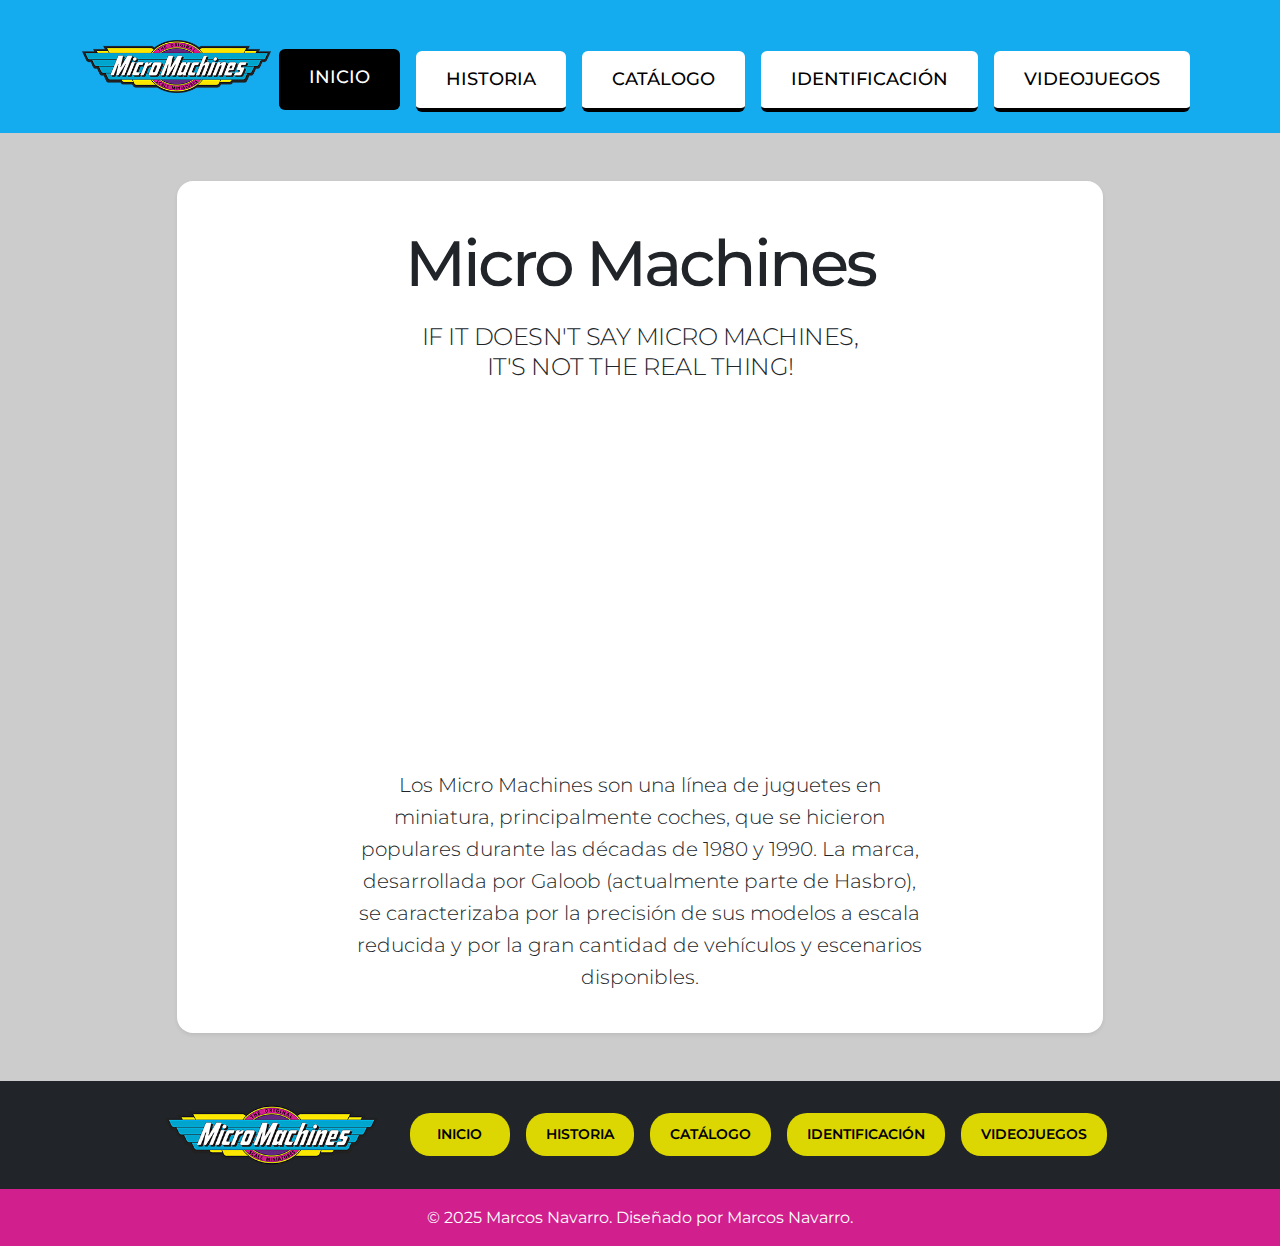
<file: index.html>
<!DOCTYPE html>
<html lang="es">
<head>
    <meta charset="UTF-8">
    <meta name="viewport" content="width=device-width, initial-scale=1.0">
    <title>Micro Machines - Colección de Juguetes en Miniatura | Proyecto Personal</title>
    
    <!-- SEO Meta Tags -->
    <meta name="description" content="Descubre la fascinante historia de los Micro Machines, los juguetes en miniatura más populares de los 80s y 90s. Catálogo completo, guías de identificación y videojuegos.">
    <meta name="keywords" content="micro machines, juguetes miniatura, colección, galoob, hasbro, autos pequeños, nostalgia, años 80, años 90">
    <meta name="author" content="Marcos Navarro">
    <meta name="robots" content="index, follow">
    <meta name="language" content="es">
    
    <!-- Open Graph Meta Tags -->
    <meta property="og:title" content="Micro Machines - Colección de Juguetes en Miniatura">
    <meta property="og:description" content="Descubre la fascinante historia de los Micro Machines, los juguetes en miniatura más populares de los 80s y 90s.">
    <meta property="og:type" content="website">
    <meta property="og:url" content="https://marcosnavarro862021.github.io/mis-proyectos-coder/">
    <meta property="og:image" content="https://marcosnavarro862021.github.io/mis-proyectos-coder/images/logo.png">
    <meta property="og:site_name" content="Micro Machines Collection">
    <meta property="og:locale" content="es_ES">
    
    <!-- Twitter Card Meta Tags -->
    <meta name="twitter:card" content="summary_large_image">
    <meta name="twitter:title" content="Micro Machines - Colección de Juguetes en Miniatura">
    <meta name="twitter:description" content="Descubre la fascinante historia de los Micro Machines, los juguetes en miniatura más populares de los 80s y 90s.">
    <meta name="twitter:image" content="https://marcosnavarro862021.github.io/mis-proyectos-coder/images/logo.png">
    
    <!-- Canonical URL -->
    <link rel="canonical" href="https://marcosnavarro862021.github.io/mis-proyectos-coder/">
    
    <!-- Favicon -->
    <link rel="icon" type="image/png" href="images/logo.png">
    <!-- CSS de Bootstrap -->
    <link href="https://cdn.jsdelivr.net/npm/bootstrap@5.3.2/dist/css/bootstrap.min.css" rel="stylesheet">
    <!-- CSS personalizado -->
    <link rel="stylesheet" href="css/styles.css">
    <!-- Fuentes de Google -->
    <link rel="preconnect" href="https://fonts.googleapis.com">
    <link rel="preconnect" href="https://fonts.gstatic.com" crossorigin>
    <link href="https://fonts.googleapis.com/css2?family=Montserrat:ital,wght@0,100..900;1,100..900&display=swap" rel="stylesheet">
</head>
<body>
    <!-- Sección del encabezado -->
    <header class="bg-primary">
        <div class="container">
            <nav class="navbar navbar-expand-lg navbar-dark py-3">
                <!-- Logo -->
                <a class="navbar-brand mx-auto mx-lg-0" href="index.html">
                    <img id="logo-top" src="images/logo.png" alt="Logo Micro Machines" class="img-fluid">
                </a>
                
                <!-- Botón hamburguesa -->
                <button class="navbar-toggler" type="button" data-bs-toggle="collapse" data-bs-target="#navbarNav" 
                        aria-controls="navbarNav" aria-expanded="false" aria-label="Toggle navigation">
                    <span class="navbar-toggler-icon"></span>
                </button>
                
                <!-- Menú desplegable -->
                <div class="collapse navbar-collapse justify-content-center" id="navbarNav">
                    <ul class="navbar-nav" id="menu-top">
                        <li class="nav-item mx-2">
                            <a class="nav-link menu-mm-top active" href="index.html">Inicio</a>
                        </li>
                        <li class="nav-item mx-2">
                            <a class="nav-link menu-mm-top" href="pages/historia.html">Historia</a>
                        </li>
                        <li class="nav-item mx-2">
                            <a class="nav-link menu-mm-top" href="pages/catalogo.html">Catálogo</a>
                        </li>
                        <li class="nav-item mx-2">
                            <a class="nav-link menu-mm-top" href="pages/identificacion.html">Identificación</a>
                        </li>
                        <li class="nav-item mx-2">
                            <a class="nav-link menu-mm-top" href="pages/videojuegos.html">Videojuegos</a>
                        </li>
                    </ul>
                </div>
            </nav>
        </div>
    </header>

    <!-- Contenido principal -->
    <main class="bg-light py-5">
        <div class="container">
            <div class="row justify-content-center">
                <div class="col-lg-10">
                    <section id="main-content" class="bg-white rounded-4 p-4 shadow-sm">
                        <!-- Sección del título -->
                        <section class="text-center mb-5" id="title">
                            <h1 class="display-3 fw-medium typing-animation">Micro Machines</h1>
                            <h2 class="h4 fw-light lh-sm">
                                IF IT DOESN'T SAY MICRO MACHINES,<br>
                                IT'S NOT THE REAL THING!
                            </h2>
                        </section>
                        
                        <!-- Sección de video y descripción -->
                        <section id="comercial-mm" class="text-center">
                            <div class="ratio ratio-16x9 mb-4" style="max-width: 560px; margin: 0 auto;">
                                <iframe src="https://www.youtube.com/embed/j2egGfd5j_k" 
                                        title="Micro Machines Commercial" 
                                        allowfullscreen>
                                </iframe>
                            </div>
                            <div class="row justify-content-center">
                                <div class="col-lg-8">
                                    <p class="lead">
                                        Los Micro Machines son una línea de juguetes en miniatura, principalmente coches, 
                                        que se hicieron populares durante las décadas de 1980 y 1990. La marca, desarrollada 
                                        por Galoob (actualmente parte de Hasbro), se caracterizaba por la precisión de sus 
                                        modelos a escala reducida y por la gran cantidad de vehículos y escenarios disponibles.
                                    </p>
                                </div>
                            </div>
                        </section>
                    </section>
                </div>
            </div>
        </div>
    </main>

    <!-- Pie de página -->
    <footer class="bg-dark">
        <div class="container py-4">
            <div class="row justify-content-center align-items-center" id="menu-and-logo-footer">
                <div class="col-auto">
                    <img id="logo-bottom" src="images/logo.png" alt="Logo Micro Machines" class="img-fluid">
                </div>
                <div class="col-auto">
                    <ul class="nav" id="menu-bottom">
                        <li class="nav-item mx-2">
                            <a class="nav-link menu-mm-bot" href="index.html">Inicio</a>
                        </li>
                        <li class="nav-item mx-2">
                            <a class="nav-link menu-mm-bot" href="pages/historia.html">Historia</a>
                        </li>
                        <li class="nav-item mx-2">
                            <a class="nav-link menu-mm-bot" href="pages/catalogo.html">Catálogo</a>
                        </li>
                        <li class="nav-item mx-2">
                            <a class="nav-link menu-mm-bot" href="pages/identificacion.html">Identificación</a>
                        </li>
                        <li class="nav-item mx-2">
                            <a class="nav-link menu-mm-bot" href="pages/videojuegos.html">Videojuegos</a>
                        </li>
                    </ul>
                </div>
            </div>
        </div>
        <!-- Sección de derechos de autor -->
        <div class="bg-secondary text-center py-3" id="footer-copyright">
            <p class="mb-0 text-white">© 2025 Marcos Navarro. Diseñado por Marcos Navarro.</p>
        </div>
    </footer>

    <!-- JavaScript de Bootstrap -->
    <script src="https://cdn.jsdelivr.net/npm/bootstrap@5.3.2/dist/js/bootstrap.bundle.min.js"></script>

</body>
</html>
</file>
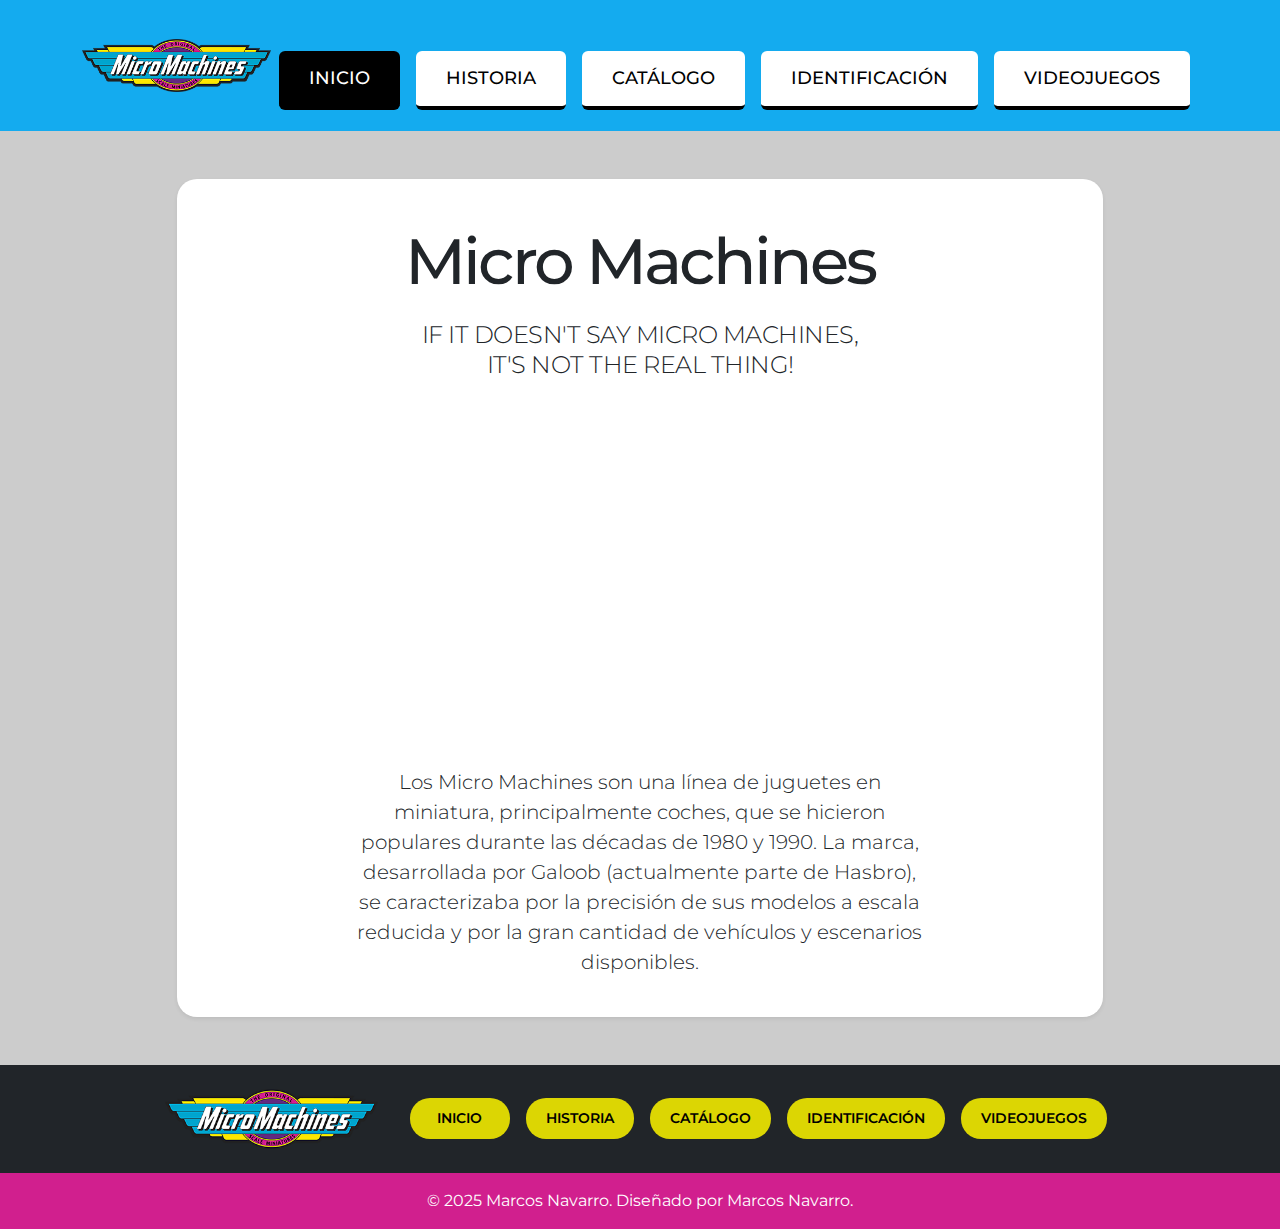
<file: MicroMachines-Proyecto-TP2/index.html>
<!DOCTYPE html>
<html lang="es">
<head>
    <meta charset="UTF-8">
    <meta name="viewport" content="width=device-width, initial-scale=1.0">
    <title>Inicio - Micro Machines - Proyecto Personal</title>
    <!-- CSS de Bootstrap -->
    <link href="https://cdn.jsdelivr.net/npm/bootstrap@5.3.2/dist/css/bootstrap.min.css" rel="stylesheet">
    <!-- CSS personalizado -->
    <link rel="stylesheet" href="css/styles.css">
    <!-- Fuentes de Google -->
    <link rel="preconnect" href="https://fonts.googleapis.com">
    <link rel="preconnect" href="https://fonts.gstatic.com" crossorigin>
    <link href="https://fonts.googleapis.com/css2?family=Montserrat:ital,wght@0,100..900;1,100..900&display=swap" rel="stylesheet">
</head>
<body>
    <!-- Sección del encabezado -->
    <header class="bg-primary">
        <div class="container">
            <nav class="navbar navbar-expand-lg navbar-dark py-3">
                <!-- Logo -->
                <a class="navbar-brand mx-auto mx-lg-0" href="index.html">
                    <img id="logo-top" src="images/logo.png" alt="Logo Micro Machines" class="img-fluid">
                </a>
                
                <!-- Botón hamburguesa -->
                <button class="navbar-toggler" type="button" data-bs-toggle="collapse" data-bs-target="#navbarNav" 
                        aria-controls="navbarNav" aria-expanded="false" aria-label="Toggle navigation">
                    <span class="navbar-toggler-icon"></span>
                </button>
                
                <!-- Menú desplegable -->
                <div class="collapse navbar-collapse justify-content-center" id="navbarNav">
                    <ul class="navbar-nav" id="menu-top">
                        <li class="nav-item mx-2">
                            <a class="nav-link menu-mm-top active" href="index.html">Inicio</a>
                        </li>
                        <li class="nav-item mx-2">
                            <a class="nav-link menu-mm-top" href="pages/historia.html">Historia</a>
                        </li>
                        <li class="nav-item mx-2">
                            <a class="nav-link menu-mm-top" href="pages/catalogo.html">Catálogo</a>
                        </li>
                        <li class="nav-item mx-2">
                            <a class="nav-link menu-mm-top" href="pages/identificacion.html">Identificación</a>
                        </li>
                        <li class="nav-item mx-2">
                            <a class="nav-link menu-mm-top" href="pages/videojuegos.html">Videojuegos</a>
                        </li>
                    </ul>
                </div>
            </nav>
        </div>
    </header>

    <!-- Contenido principal -->
    <main class="bg-light py-5">
        <div class="container">
            <div class="row justify-content-center">
                <div class="col-lg-10">
                    <section id="main-content" class="bg-white rounded-4 p-4 shadow-sm">
                        <!-- Sección del título -->
                        <section class="text-center mb-5" id="title">
                            <h1 class="display-3 fw-medium">Micro Machines</h1>
                            <h2 class="h4 fw-light lh-sm">
                                IF IT DOESN'T SAY MICRO MACHINES,<br>
                                IT'S NOT THE REAL THING!
                            </h2>
                        </section>
                        
                        <!-- Sección de video y descripción -->
                        <section id="comercial-mm" class="text-center">
                            <div class="ratio ratio-16x9 mb-4" style="max-width: 560px; margin: 0 auto;">
                                <iframe src="https://www.youtube.com/embed/j2egGfd5j_k" 
                                        title="Micro Machines Commercial" 
                                        allowfullscreen>
                                </iframe>
                            </div>
                            <div class="row justify-content-center">
                                <div class="col-lg-8">
                                    <p class="lead">
                                        Los Micro Machines son una línea de juguetes en miniatura, principalmente coches, 
                                        que se hicieron populares durante las décadas de 1980 y 1990. La marca, desarrollada 
                                        por Galoob (actualmente parte de Hasbro), se caracterizaba por la precisión de sus 
                                        modelos a escala reducida y por la gran cantidad de vehículos y escenarios disponibles.
                                    </p>
                                </div>
                            </div>
                        </section>
                    </section>
                </div>
            </div>
        </div>
    </main>

    <!-- Pie de página -->
    <footer class="bg-dark">
        <div class="container py-4">
            <div class="row justify-content-center align-items-center" id="menu-and-logo-footer">
                <div class="col-auto">
                    <img id="logo-bottom" src="images/logo.png" alt="Logo Micro Machines" class="img-fluid">
                </div>
                <div class="col-auto">
                    <ul class="nav" id="menu-bottom">
                        <li class="nav-item mx-2">
                            <a class="nav-link menu-mm-bot" href="index.html">Inicio</a>
                        </li>
                        <li class="nav-item mx-2">
                            <a class="nav-link menu-mm-bot" href="pages/historia.html">Historia</a>
                        </li>
                        <li class="nav-item mx-2">
                            <a class="nav-link menu-mm-bot" href="pages/catalogo.html">Catálogo</a>
                        </li>
                        <li class="nav-item mx-2">
                            <a class="nav-link menu-mm-bot" href="pages/identificacion.html">Identificación</a>
                        </li>
                        <li class="nav-item mx-2">
                            <a class="nav-link menu-mm-bot" href="pages/videojuegos.html">Videojuegos</a>
                        </li>
                    </ul>
                </div>
            </div>
        </div>
        <!-- Sección de derechos de autor -->
        <div class="bg-secondary text-center py-3" id="footer-copyright">
            <p class="mb-0 text-white">© 2025 Marcos Navarro. Diseñado por Marcos Navarro.</p>
        </div>
    </footer>

    <!-- JavaScript de Bootstrap -->
    <script src="https://cdn.jsdelivr.net/npm/bootstrap@5.3.2/dist/js/bootstrap.bundle.min.js"></script>
</body>
</html>
</file>
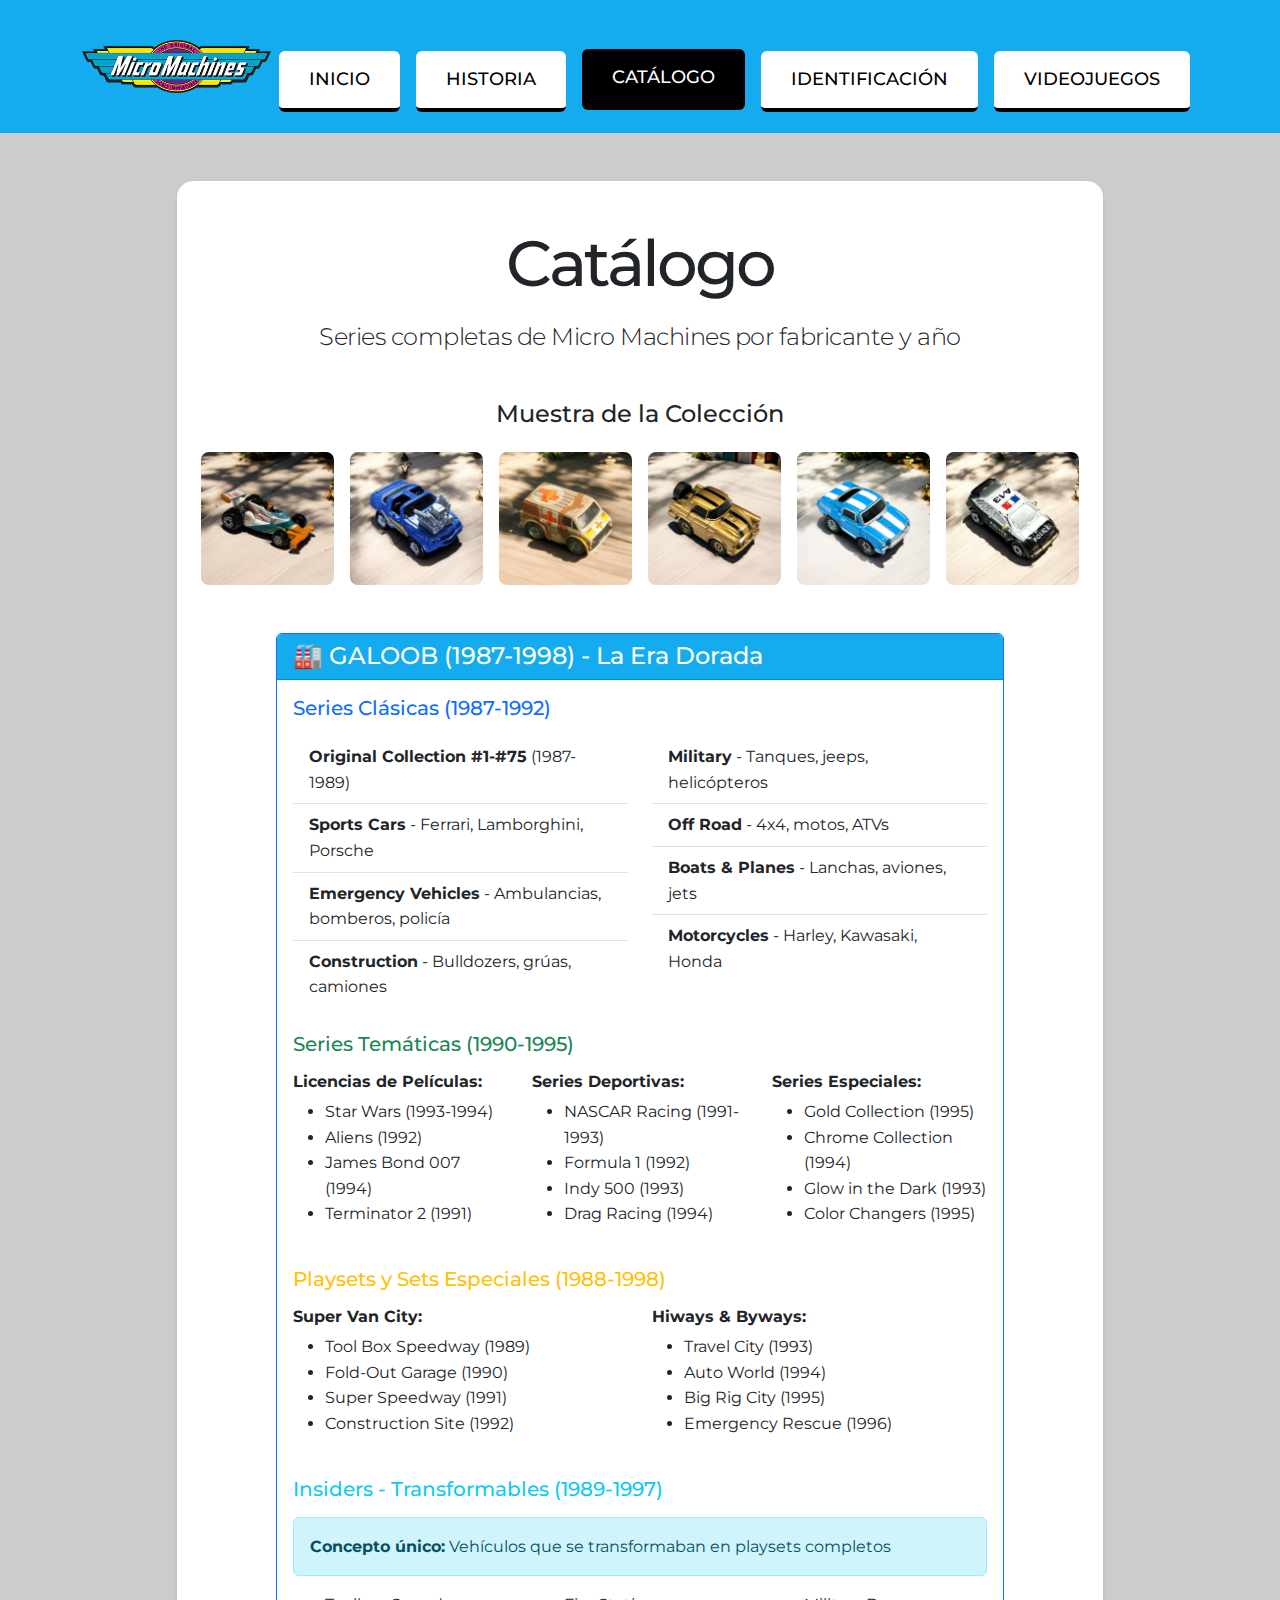
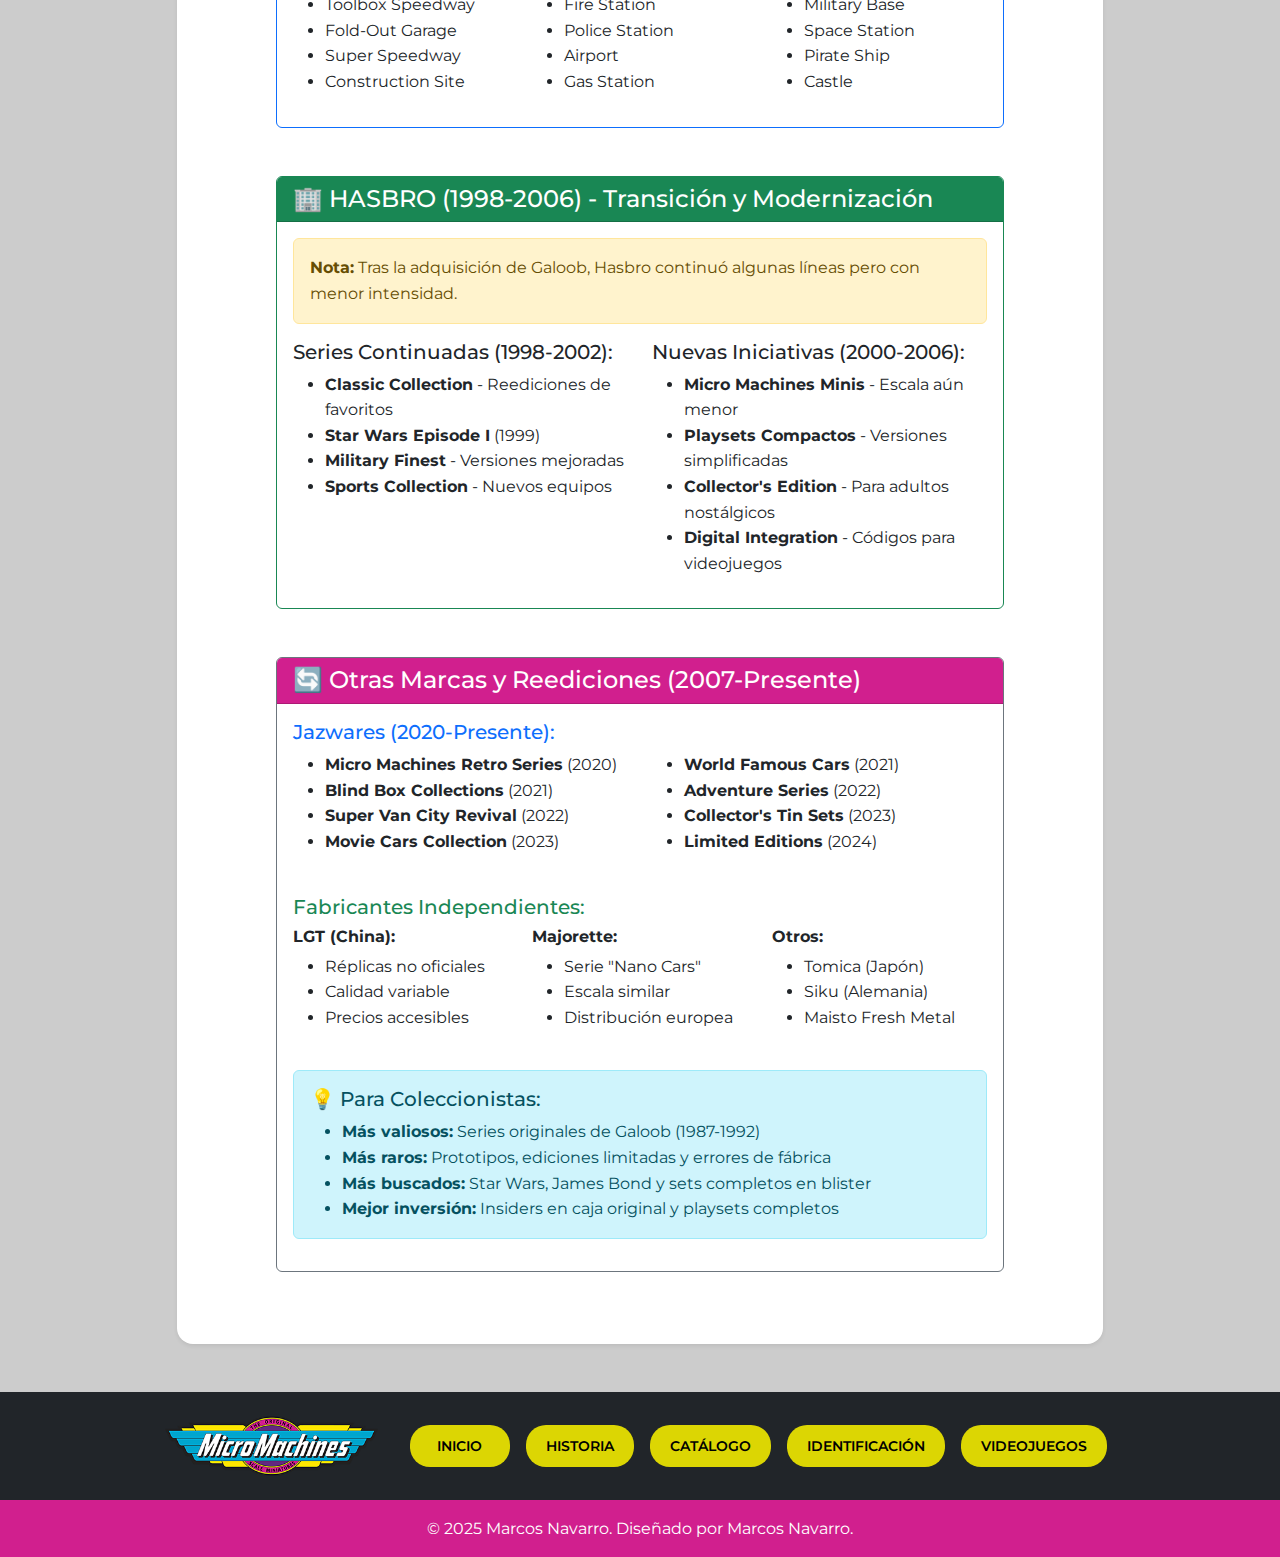
<file: pages/catalogo.html>
<!DOCTYPE html>
<html lang="es">
<head>
    <meta charset="UTF-8">
    <meta name="viewport" content="width=device-width, initial-scale=1.0">
    <title>Catálogo Completo Micro Machines - Series Galoob y Hasbro | Colección</title>
    
    <!-- SEO Meta Tags -->
    <meta name="description" content="Catálogo completo de todas las series de Micro Machines: desde las series clásicas de Galoob hasta las modernas de Hasbro. Guía definitiva para coleccionistas.">
    <meta name="keywords" content="catalogo micro machines, series galoob, series hasbro, coleccionismo, star wars micro machines, insiders, super van city">
    <meta name="author" content="Marcos Navarro">
    <meta name="robots" content="index, follow">
    
    <!-- Open Graph Meta Tags -->
    <meta property="og:title" content="Catálogo Completo Micro Machines - Series Galoob y Hasbro">
    <meta property="og:description" content="Catálogo completo de todas las series de Micro Machines desde 1987 hasta la actualidad. Guía definitiva para coleccionistas.">
    <meta property="og:type" content="article">
    <meta property="og:url" content="https://marcosnavarro862021.github.io/mis-proyectos-coder/pages/catalogo.html">
    <meta property="og:image" content="https://marcosnavarro862021.github.io/mis-proyectos-coder/images/cars/micro-1.jpg">
    
    <!-- Canonical URL -->
    <link rel="canonical" href="https://marcosnavarro862021.github.io/mis-proyectos-coder/pages/catalogo.html">
    
    <!-- Favicon -->
    <link rel="icon" type="image/png" href="../images/logo.png">
    <!-- CSS de Bootstrap -->
    <link href="https://cdn.jsdelivr.net/npm/bootstrap@5.3.2/dist/css/bootstrap.min.css" rel="stylesheet">
    <!-- CSS personalizado -->
    <link rel="stylesheet" href="../css/styles.css">
    <!-- Fuentes de Google -->
    <link rel="preconnect" href="https://fonts.googleapis.com">
    <link rel="preconnect" href="https://fonts.gstatic.com" crossorigin>
    <link href="https://fonts.googleapis.com/css2?family=Montserrat:ital,wght@0,100..900;1,100..900&display=swap" rel="stylesheet">
</head>
<body>
    <!-- Sección del encabezado -->
    <header class="bg-primary">
        <div class="container">
            <nav class="navbar navbar-expand-lg navbar-dark py-3">
                <!-- Logo -->
                <a class="navbar-brand mx-auto mx-lg-0" href="../index.html">
                    <img id="logo-top" src="../images/logo.png" alt="Logo Micro Machines" class="img-fluid">
                </a>
                
                <!-- Botón hamburguesa -->
                <button class="navbar-toggler" type="button" data-bs-toggle="collapse" data-bs-target="#navbarNav" 
                        aria-controls="navbarNav" aria-expanded="false" aria-label="Toggle navigation">
                    <span class="navbar-toggler-icon"></span>
                </button>
                
                <!-- Menú desplegable -->
                <div class="collapse navbar-collapse justify-content-center" id="navbarNav">
                    <ul class="navbar-nav" id="menu-top">
                        <li class="nav-item mx-2">
                            <a class="nav-link menu-mm-top" href="../index.html">Inicio</a>
                        </li>
                        <li class="nav-item mx-2">
                            <a class="nav-link menu-mm-top" href="../pages/historia.html">Historia</a>
                        </li>
                        <li class="nav-item mx-2">
                            <a class="nav-link menu-mm-top active" href="../pages/catalogo.html">Catálogo</a>
                        </li>
                        <li class="nav-item mx-2">
                            <a class="nav-link menu-mm-top" href="../pages/identificacion.html">Identificación</a>
                        </li>
                        <li class="nav-item mx-2">
                            <a class="nav-link menu-mm-top" href="../pages/videojuegos.html">Videojuegos</a>
                        </li>
                    </ul>
                </div>
            </nav>
        </div>
    </header>

    <!-- Contenido principal -->
    <main class="bg-light py-5">
        <div class="container">
            <div class="row justify-content-center">
                <div class="col-lg-10">
                    <section id="main-content" class="bg-white rounded-4 p-4 shadow-sm">
                        <!-- Sección del título -->
                        <section class="text-center mb-5" id="title">
                            <h1 class="display-3 fw-medium">Catálogo</h1>
                            <h2 class="h4 fw-light lh-sm">
                                Series completas de Micro Machines por fabricante y año
                            </h2>
                        </section>
                        
                        <!-- Sección de galería de muestra -->
                        <section class="mb-5">
                            <h3 class="h4 text-center mb-4">Muestra de la Colección</h3>
                            <div class="row g-3 justify-content-center" id="mm-cars-menu">
                                <div class="col-lg-2 col-md-3 col-sm-4 col-6">
                                    <div class="mm-car-item">
                                        <img class="mm-car-image img-fluid rounded-3" 
                                             src="../images/cars/micro-1.jpg" 
                                             alt="Muestra Micro Machine 1">
                                    </div>
                                </div>
                                <div class="col-lg-2 col-md-3 col-sm-4 col-6">
                                    <div class="mm-car-item">
                                        <img class="mm-car-image img-fluid rounded-3" 
                                             src="../images/cars/micro-2.jpg" 
                                             alt="Muestra Micro Machine 2">
                                    </div>
                                </div>
                                <div class="col-lg-2 col-md-3 col-sm-4 col-6">
                                    <div class="mm-car-item">
                                        <img class="mm-car-image img-fluid rounded-3" 
                                             src="../images/cars/micro-3.jpg" 
                                             alt="Muestra Micro Machine 3">
                                    </div>
                                </div>
                                <div class="col-lg-2 col-md-3 col-sm-4 col-6">
                                    <div class="mm-car-item">
                                        <img class="mm-car-image img-fluid rounded-3" 
                                             src="../images/cars/micro-4.jpg" 
                                             alt="Muestra Micro Machine 4">
                                    </div>
                                </div>
                                <div class="col-lg-2 col-md-3 col-sm-4 col-6">
                                    <div class="mm-car-item">
                                        <img class="mm-car-image img-fluid rounded-3" 
                                             src="../images/cars/micro-5.jpg" 
                                             alt="Muestra Micro Machine 5">
                                    </div>
                                </div>
                                <div class="col-lg-2 col-md-3 col-sm-4 col-6">
                                    <div class="mm-car-item">
                                        <img class="mm-car-image img-fluid rounded-3" 
                                             src="../images/cars/micro-6.jpg" 
                                             alt="Muestra Micro Machine 6">
                                    </div>
                                </div>
                            </div>
                        </section>

                        <!-- Catálogo completo de series -->
                        <section class="series-catalog">
                            <div class="row justify-content-center">
                                <div class="col-lg-10">
                                    
                                    <!-- Era GALOOB (1987-1998) -->
                                    <div class="card mb-5 border-primary">
                                        <div class="card-header bg-primary text-white">
                                            <h3 class="h4 mb-0">🏭 GALOOB (1987-1998) - La Era Dorada</h3>
                                        </div>
                                        <div class="card-body">
                                            
                                            <!-- Series clásicas -->
                                            <div class="mb-4">
                                                <h4 class="h5 text-primary mb-3">Series Clásicas (1987-1992)</h4>
                                                <div class="row">
                                                    <div class="col-md-6">
                                                        <ul class="list-group list-group-flush">
                                                            <li class="list-group-item"><strong>Original Collection #1-#75</strong> (1987-1989)</li>
                                                            <li class="list-group-item"><strong>Sports Cars</strong> - Ferrari, Lamborghini, Porsche</li>
                                                            <li class="list-group-item"><strong>Emergency Vehicles</strong> - Ambulancias, bomberos, policía</li>
                                                            <li class="list-group-item"><strong>Construction</strong> - Bulldozers, grúas, camiones</li>
                                                        </ul>
                                                    </div>
                                                    <div class="col-md-6">
                                                        <ul class="list-group list-group-flush">
                                                            <li class="list-group-item"><strong>Military</strong> - Tanques, jeeps, helicópteros</li>
                                                            <li class="list-group-item"><strong>Off Road</strong> - 4x4, motos, ATVs</li>
                                                            <li class="list-group-item"><strong>Boats & Planes</strong> - Lanchas, aviones, jets</li>
                                                            <li class="list-group-item"><strong>Motorcycles</strong> - Harley, Kawasaki, Honda</li>
                                                        </ul>
                                                    </div>
                                                </div>
                                            </div>

                                            <!-- Series temáticas -->
                                            <div class="mb-4">
                                                <h4 class="h5 text-success mb-3">Series Temáticas (1990-1995)</h4>
                                                <div class="row">
                                                    <div class="col-md-4">
                                                        <h6><strong>Licencias de Películas:</strong></h6>
                                                        <ul>
                                                            <li>Star Wars (1993-1994)</li>
                                                            <li>Aliens (1992)</li>
                                                            <li>James Bond 007 (1994)</li>
                                                            <li>Terminator 2 (1991)</li>
                                                        </ul>
                                                    </div>
                                                    <div class="col-md-4">
                                                        <h6><strong>Series Deportivas:</strong></h6>
                                                        <ul>
                                                            <li>NASCAR Racing (1991-1993)</li>
                                                            <li>Formula 1 (1992)</li>
                                                            <li>Indy 500 (1993)</li>
                                                            <li>Drag Racing (1994)</li>
                                                        </ul>
                                                    </div>
                                                    <div class="col-md-4">
                                                        <h6><strong>Series Especiales:</strong></h6>
                                                        <ul>
                                                            <li>Gold Collection (1995)</li>
                                                            <li>Chrome Collection (1994)</li>
                                                            <li>Glow in the Dark (1993)</li>
                                                            <li>Color Changers (1995)</li>
                                                        </ul>
                                                    </div>
                                                </div>
                                            </div>

                                            <!-- Sets de juego -->
                                            <div class="mb-4">
                                                <h4 class="h5 text-warning mb-3">Playsets y Sets Especiales (1988-1998)</h4>
                                                <div class="row">
                                                    <div class="col-md-6">
                                                        <h6><strong>Super Van City:</strong></h6>
                                                        <ul>
                                                            <li>Tool Box Speedway (1989)</li>
                                                            <li>Fold-Out Garage (1990)</li>
                                                            <li>Super Speedway (1991)</li>
                                                            <li>Construction Site (1992)</li>
                                                        </ul>
                                                    </div>
                                                    <div class="col-md-6">
                                                        <h6><strong>Hiways & Byways:</strong></h6>
                                                        <ul>
                                                            <li>Travel City (1993)</li>
                                                            <li>Auto World (1994)</li>
                                                            <li>Big Rig City (1995)</li>
                                                            <li>Emergency Rescue (1996)</li>
                                                        </ul>
                                                    </div>
                                                </div>
                                            </div>

                                            <!-- Insiders transformables -->
                                            <div>
                                                <h4 class="h5 text-info mb-3">Insiders - Transformables (1989-1997)</h4>
                                                <div class="alert alert-info">
                                                    <strong>Concepto único:</strong> Vehículos que se transformaban en playsets completos
                                                </div>
                                                <div class="row">
                                                    <div class="col-md-4">
                                                        <ul>
                                                            <li>Toolbox Speedway</li>
                                                            <li>Fold-Out Garage</li>
                                                            <li>Super Speedway</li>
                                                            <li>Construction Site</li>
                                                        </ul>
                                                    </div>
                                                    <div class="col-md-4">
                                                        <ul>
                                                            <li>Fire Station</li>
                                                            <li>Police Station</li>
                                                            <li>Airport</li>
                                                            <li>Gas Station</li>
                                                        </ul>
                                                    </div>
                                                    <div class="col-md-4">
                                                        <ul>
                                                            <li>Military Base</li>
                                                            <li>Space Station</li>
                                                            <li>Pirate Ship</li>
                                                            <li>Castle</li>
                                                        </ul>
                                                    </div>
                                                </div>
                                            </div>
                                        </div>
                                    </div>

                                    <!-- Era HASBRO (1998-2006) -->
                                    <div class="card mb-5 border-success">
                                        <div class="card-header bg-success text-white">
                                            <h3 class="h4 mb-0">🏢 HASBRO (1998-2006) - Transición y Modernización</h3>
                                        </div>
                                        <div class="card-body">
                                            <div class="alert alert-warning">
                                                <strong>Nota:</strong> Tras la adquisición de Galoob, Hasbro continuó algunas líneas pero con menor intensidad.
                                            </div>
                                            
                                            <div class="row">
                                                <div class="col-md-6">
                                                    <h5>Series Continuadas (1998-2002):</h5>
                                                    <ul>
                                                        <li><strong>Classic Collection</strong> - Reediciones de favoritos</li>
                                                        <li><strong>Star Wars Episode I</strong> (1999)</li>
                                                        <li><strong>Military Finest</strong> - Versiones mejoradas</li>
                                                        <li><strong>Sports Collection</strong> - Nuevos equipos</li>
                                                    </ul>
                                                </div>
                                                <div class="col-md-6">
                                                    <h5>Nuevas Iniciativas (2000-2006):</h5>
                                                    <ul>
                                                        <li><strong>Micro Machines Minis</strong> - Escala aún menor</li>
                                                        <li><strong>Playsets Compactos</strong> - Versiones simplificadas</li>
                                                        <li><strong>Collector's Edition</strong> - Para adultos nostálgicos</li>
                                                        <li><strong>Digital Integration</strong> - Códigos para videojuegos</li>
                                                    </ul>
                                                </div>
                                            </div>
                                        </div>
                                    </div>

                                    <!-- Otras marcas y reediciones -->
                                    <div class="card mb-5 border-secondary">
                                        <div class="card-header bg-secondary text-white">
                                            <h3 class="h4 mb-0">🔄 Otras Marcas y Reediciones (2007-Presente)</h3>
                                        </div>
                                        <div class="card-body">
                                            
                                            <div class="mb-4">
                                                <h5 class="text-primary">Jazwares (2020-Presente):</h5>
                                                <div class="row">
                                                    <div class="col-md-6">
                                                        <ul>
                                                            <li><strong>Micro Machines Retro Series</strong> (2020)</li>
                                                            <li><strong>Blind Box Collections</strong> (2021)</li>
                                                            <li><strong>Super Van City Revival</strong> (2022)</li>
                                                            <li><strong>Movie Cars Collection</strong> (2023)</li>
                                                        </ul>
                                                    </div>
                                                    <div class="col-md-6">
                                                        <ul>
                                                            <li><strong>World Famous Cars</strong> (2021)</li>
                                                            <li><strong>Adventure Series</strong> (2022)</li>
                                                            <li><strong>Collector's Tin Sets</strong> (2023)</li>
                                                            <li><strong>Limited Editions</strong> (2024)</li>
                                                        </ul>
                                                    </div>
                                                </div>
                                            </div>

                                            <div class="mb-4">
                                                <h5 class="text-success">Fabricantes Independientes:</h5>
                                                <div class="row">
                                                    <div class="col-md-4">
                                                        <h6><strong>LGT (China):</strong></h6>
                                                        <ul>
                                                            <li>Réplicas no oficiales</li>
                                                            <li>Calidad variable</li>
                                                            <li>Precios accesibles</li>
                                                        </ul>
                                                    </div>
                                                    <div class="col-md-4">
                                                        <h6><strong>Majorette:</strong></h6>
                                                        <ul>
                                                            <li>Serie "Nano Cars"</li>
                                                            <li>Escala similar</li>
                                                            <li>Distribución europea</li>
                                                        </ul>
                                                    </div>
                                                    <div class="col-md-4">
                                                        <h6><strong>Otros:</strong></h6>
                                                        <ul>
                                                            <li>Tomica (Japón)</li>
                                                            <li>Siku (Alemania)</li>
                                                            <li>Maisto Fresh Metal</li>
                                                        </ul>
                                                    </div>
                                                </div>
                                            </div>

                                            <div class="alert alert-info">
                                                <h5 class="alert-heading">💡 Para Coleccionistas:</h5>
                                                <ul class="mb-0">
                                                    <li><strong>Más valiosos:</strong> Series originales de Galoob (1987-1992)</li>
                                                    <li><strong>Más raros:</strong> Prototipos, ediciones limitadas y errores de fábrica</li>
                                                    <li><strong>Más buscados:</strong> Star Wars, James Bond y sets completos en blister</li>
                                                    <li><strong>Mejor inversión:</strong> Insiders en caja original y playsets completos</li>
                                                </ul>
                                            </div>
                                        </div>
                                    </div>

                                </div>
                            </div>
                        </section>
                    </section>
                </div>
            </div>
        </div>
    </main>

    <!-- Pie de página -->
    <footer class="bg-dark">
        <div class="container py-4">
            <div class="row justify-content-center align-items-center" id="menu-and-logo-footer">
                <div class="col-auto">
                    <img id="logo-bottom" src="../images/logo.png" alt="Logo Micro Machines" class="img-fluid">
                </div>
                <div class="col-auto">
                    <ul class="nav" id="menu-bottom">
                        <li class="nav-item mx-2">
                            <a class="nav-link menu-mm-bot" href="../index.html">Inicio</a>
                        </li>
                        <li class="nav-item mx-2">
                            <a class="nav-link menu-mm-bot" href="../pages/historia.html">Historia</a>
                        </li>
                        <li class="nav-item mx-2">
                            <a class="nav-link menu-mm-bot" href="../pages/catalogo.html">Catálogo</a>
                        </li>
                        <li class="nav-item mx-2">
                            <a class="nav-link menu-mm-bot" href="../pages/identificacion.html">Identificación</a>
                        </li>
                        <li class="nav-item mx-2">
                            <a class="nav-link menu-mm-bot" href="../pages/videojuegos.html">Videojuegos</a>
                        </li>
                    </ul>
                </div>
            </div>
        </div>
        <!-- Sección de derechos de autor -->
        <div class="bg-secondary text-center py-3" id="footer-copyright">
            <p class="mb-0 text-white">© 2025 Marcos Navarro. Diseñado por Marcos Navarro.</p>
        </div>
    </footer>

    <!-- JavaScript de Bootstrap -->
    <script src="https://cdn.jsdelivr.net/npm/bootstrap@5.3.2/dist/js/bootstrap.bundle.min.js"></script>
</body>
</html>
</file>
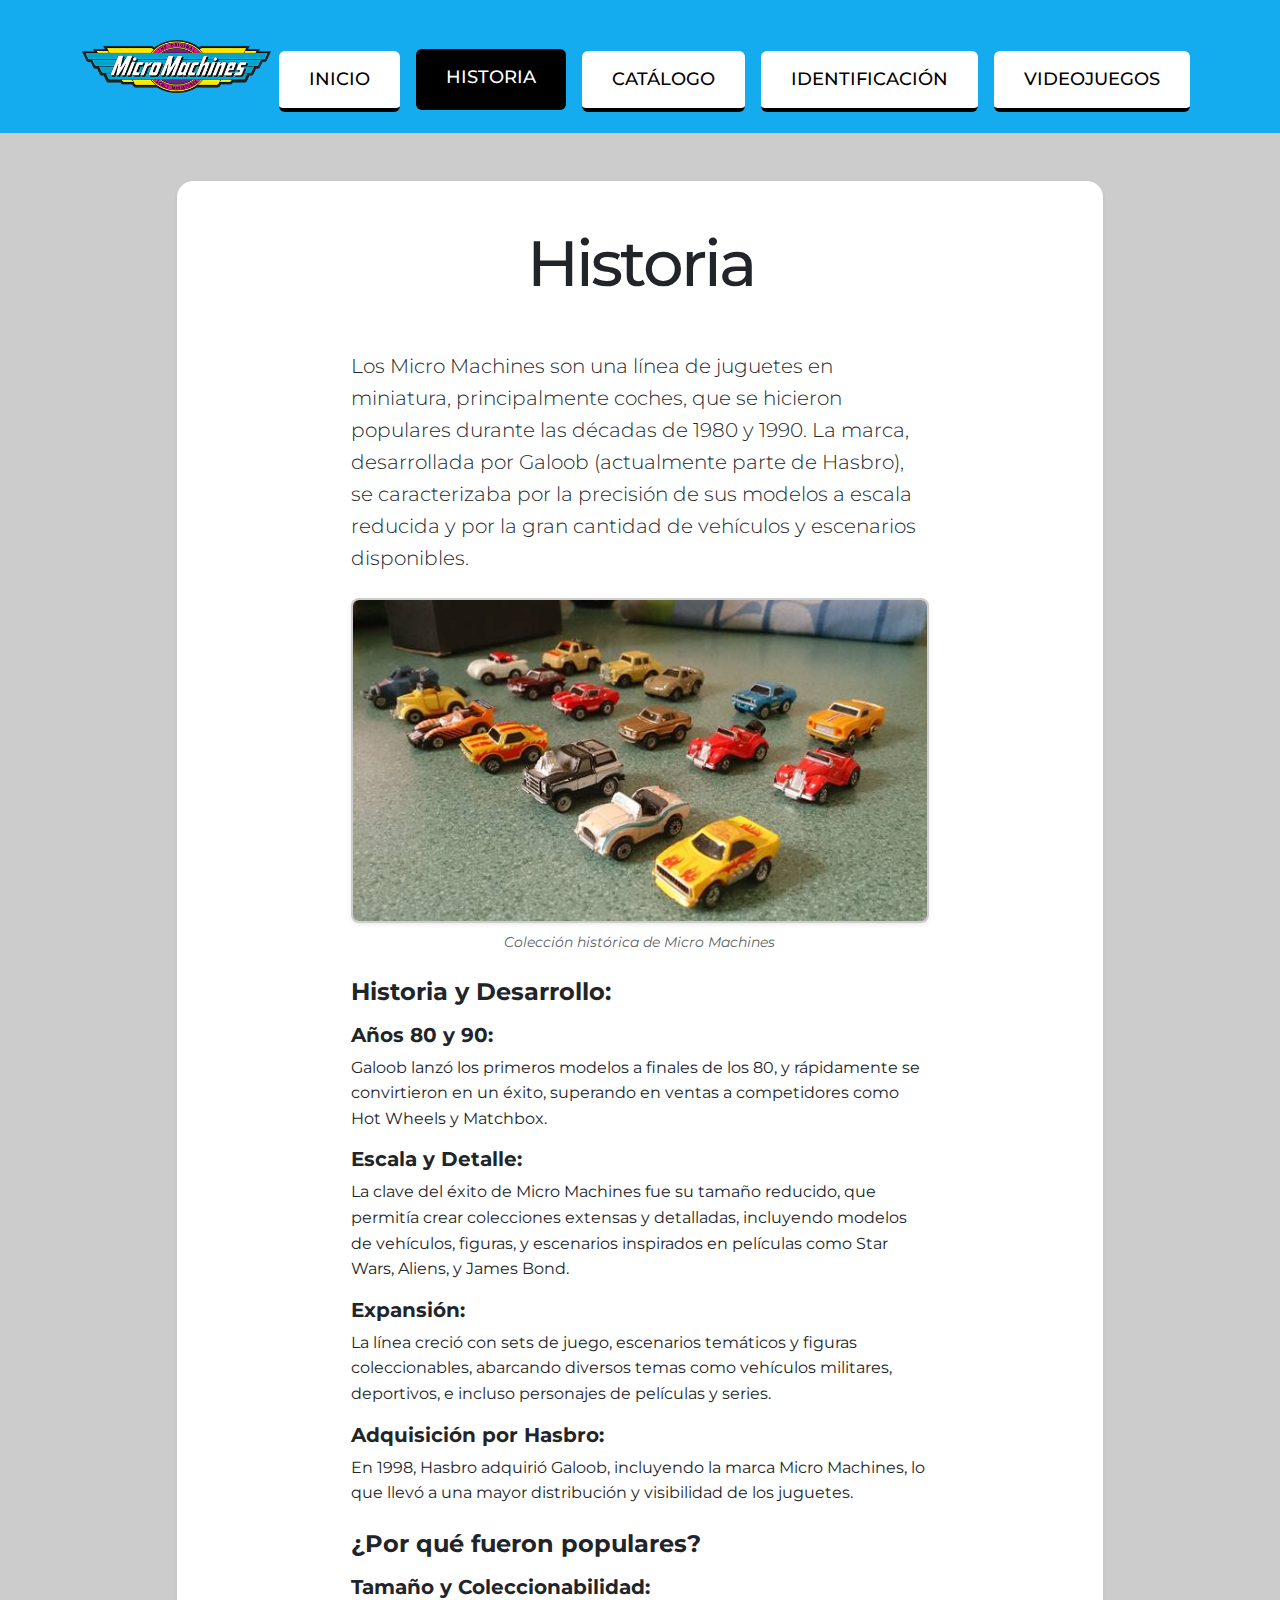
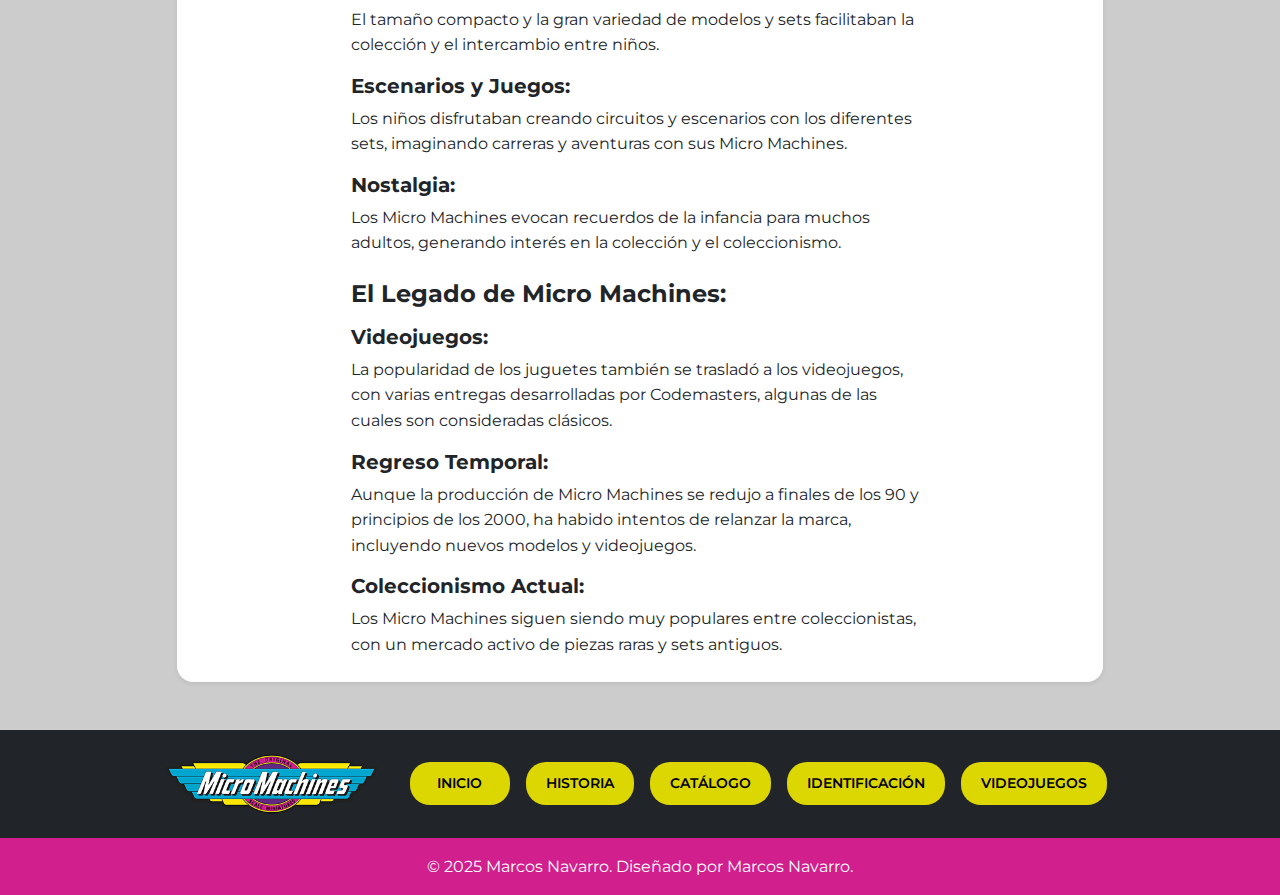
<file: pages/historia.html>
<!DOCTYPE html>
<html lang="es">
<head>
    <meta charset="UTF-8">
    <meta name="viewport" content="width=device-width, initial-scale=1.0">
    <title>Historia - Micro Machines - Proyecto Personal</title>
    <!-- CSS de Bootstrap -->
    <link href="https://cdn.jsdelivr.net/npm/bootstrap@5.3.2/dist/css/bootstrap.min.css" rel="stylesheet">
    <!-- CSS personalizado -->
    <link rel="stylesheet" href="../css/styles.css">
    <!-- Fuentes de Google -->
    <link rel="preconnect" href="https://fonts.googleapis.com">
    <link rel="preconnect" href="https://fonts.gstatic.com" crossorigin>
    <link href="https://fonts.googleapis.com/css2?family=Montserrat:ital,wght@0,100..900;1,100..900&display=swap" rel="stylesheet">
</head>
<body>
    <!-- Sección del encabezado -->
    <header class="bg-primary">
        <div class="container">
            <nav class="navbar navbar-expand-lg navbar-dark py-3">
                <!-- Logo -->
                <a class="navbar-brand mx-auto mx-lg-0" href="../index.html">
                    <img id="logo-top" src="../images/logo.png" alt="Logo Micro Machines" class="img-fluid">
                </a>
                
                <!-- Botón hamburguesa -->
                <button class="navbar-toggler" type="button" data-bs-toggle="collapse" data-bs-target="#navbarNav" 
                        aria-controls="navbarNav" aria-expanded="false" aria-label="Toggle navigation">
                    <span class="navbar-toggler-icon"></span>
                </button>
                
                <!-- Menú desplegable -->
                <div class="collapse navbar-collapse justify-content-center" id="navbarNav">
                    <ul class="navbar-nav" id="menu-top">
                        <li class="nav-item mx-2">
                            <a class="nav-link menu-mm-top" href="../index.html">Inicio</a>
                        </li>
                        <li class="nav-item mx-2">
                            <a class="nav-link menu-mm-top active" href="../pages/historia.html">Historia</a>
                        </li>
                        <li class="nav-item mx-2">
                            <a class="nav-link menu-mm-top" href="../pages/catalogo.html">Catálogo</a>
                        </li>
                        <li class="nav-item mx-2">
                            <a class="nav-link menu-mm-top" href="../pages/identificacion.html">Identificación</a>
                        </li>
                        <li class="nav-item mx-2">
                            <a class="nav-link menu-mm-top" href="../pages/videojuegos.html">Videojuegos</a>
                        </li>
                    </ul>
                </div>
            </nav>
        </div>
    </header>

    <!-- Contenido principal -->
    <main class="bg-light py-5">
        <div class="container">
            <div class="row justify-content-center">
                <div class="col-lg-10">
                    <section id="main-content" class="bg-white rounded-4 p-4 shadow-sm">
                        <!-- Sección del título -->
                        <section class="text-center mb-5" id="title">
                            <h1 class="display-3 fw-medium">Historia</h1>
                        </section>
                        
                        <!-- Contenido de historia -->
                        <section class="historia-content">
                            <div class="row justify-content-center">
                                <div class="col-lg-8">
                                    <p class="lead mb-4">
                                        Los Micro Machines son una línea de juguetes en miniatura, principalmente coches, 
                                        que se hicieron populares durante las décadas de 1980 y 1990. La marca, desarrollada 
                                        por Galoob (actualmente parte de Hasbro), se caracterizaba por la precisión de sus 
                                        modelos a escala reducida y por la gran cantidad de vehículos y escenarios disponibles.
                                    </p>
                                    
                                    <!-- Sección de imagen histórica -->
                                    <div class="text-center mb-4">
                                        <img src="../images/historia/historia_autitos.jpg" 
                                             alt="Colección histórica de Micro Machines vintage" 
                                             class="img-fluid rounded-3 shadow-sm historical-image">
                                        <p class="text-muted mt-2 small">
                                            <em>Colección histórica de Micro Machines</em>
                                        </p>
                                    </div>
                                    
                                    <h3 class="h4 fw-bold mb-3">Historia y Desarrollo:</h3>
                                    
                                    <h4 class="h5 fw-bold mb-2">Años 80 y 90:</h4>
                                    <p class="mb-3">
                                        Galoob lanzó los primeros modelos a finales de los 80, y rápidamente se convirtieron 
                                        en un éxito, superando en ventas a competidores como Hot Wheels y Matchbox.
                                    </p>
                                    
                                    <h4 class="h5 fw-bold mb-2">Escala y Detalle:</h4>
                                    <p class="mb-3">
                                        La clave del éxito de Micro Machines fue su tamaño reducido, que permitía crear 
                                        colecciones extensas y detalladas, incluyendo modelos de vehículos, figuras, y 
                                        escenarios inspirados en películas como Star Wars, Aliens, y James Bond.
                                    </p>
                                    
                                    <h4 class="h5 fw-bold mb-2">Expansión:</h4>
                                    <p class="mb-3">
                                        La línea creció con sets de juego, escenarios temáticos y figuras coleccionables, 
                                        abarcando diversos temas como vehículos militares, deportivos, e incluso personajes 
                                        de películas y series.
                                    </p>
                                    
                                    <h4 class="h5 fw-bold mb-2">Adquisición por Hasbro:</h4>
                                    <p class="mb-4">
                                        En 1998, Hasbro adquirió Galoob, incluyendo la marca Micro Machines, lo que llevó 
                                        a una mayor distribución y visibilidad de los juguetes.
                                    </p>
                                    
                                    <h3 class="h4 fw-bold mb-3">¿Por qué fueron populares?</h3>
                                    
                                    <h4 class="h5 fw-bold mb-2">Tamaño y Coleccionabilidad:</h4>
                                    <p class="mb-3">
                                        El tamaño compacto y la gran variedad de modelos y sets facilitaban la colección 
                                        y el intercambio entre niños.
                                    </p>
                                    
                                    <h4 class="h5 fw-bold mb-2">Escenarios y Juegos:</h4>
                                    <p class="mb-3">
                                        Los niños disfrutaban creando circuitos y escenarios con los diferentes sets, 
                                        imaginando carreras y aventuras con sus Micro Machines.
                                    </p>
                                    
                                    <h4 class="h5 fw-bold mb-2">Nostalgia:</h4>
                                    <p class="mb-4">
                                        Los Micro Machines evocan recuerdos de la infancia para muchos adultos, generando 
                                        interés en la colección y el coleccionismo.
                                    </p>
                                    
                                    <h3 class="h4 fw-bold mb-3">El Legado de Micro Machines:</h3>
                                    
                                    <h4 class="h5 fw-bold mb-2">Videojuegos:</h4>
                                    <p class="mb-3">
                                        La popularidad de los juguetes también se trasladó a los videojuegos, con varias 
                                        entregas desarrolladas por Codemasters, algunas de las cuales son consideradas clásicos.
                                    </p>
                                    
                                    <h4 class="h5 fw-bold mb-2">Regreso Temporal:</h4>
                                    <p class="mb-3">
                                        Aunque la producción de Micro Machines se redujo a finales de los 90 y principios 
                                        de los 2000, ha habido intentos de relanzar la marca, incluyendo nuevos modelos y videojuegos.
                                    </p>
                                    
                                    <h4 class="h5 fw-bold mb-2">Coleccionismo Actual:</h4>
                                    <p class="mb-0">
                                        Los Micro Machines siguen siendo muy populares entre coleccionistas, con un mercado 
                                        activo de piezas raras y sets antiguos.
                                    </p>
                                </div>
                            </div>
                        </section>
                    </section>
                </div>
            </div>
        </div>
    </main>

    <!-- Pie de página -->
    <footer class="bg-dark">
        <div class="container py-4">
            <div class="row justify-content-center align-items-center" id="menu-and-logo-footer">
                <div class="col-auto">
                    <img id="logo-bottom" src="../images/logo.png" alt="Logo Micro Machines" class="img-fluid">
                </div>
                <div class="col-auto">
                    <ul class="nav" id="menu-bottom">
                        <li class="nav-item mx-2">
                            <a class="nav-link menu-mm-bot" href="../index.html">Inicio</a>
                        </li>
                        <li class="nav-item mx-2">
                            <a class="nav-link menu-mm-bot" href="../pages/historia.html">Historia</a>
                        </li>
                        <li class="nav-item mx-2">
                            <a class="nav-link menu-mm-bot" href="../pages/catalogo.html">Catálogo</a>
                        </li>
                        <li class="nav-item mx-2">
                            <a class="nav-link menu-mm-bot" href="../pages/identificacion.html">Identificación</a>
                        </li>
                        <li class="nav-item mx-2">
                            <a class="nav-link menu-mm-bot" href="../pages/videojuegos.html">Videojuegos</a>
                        </li>
                    </ul>
                </div>
            </div>
        </div>
        <!-- Sección de derechos de autor -->
        <div class="bg-secondary text-center py-3" id="footer-copyright">
            <p class="mb-0 text-white">© 2025 Marcos Navarro. Diseñado por Marcos Navarro.</p>
        </div>
    </footer>

    <!-- JavaScript de Bootstrap -->
    <script src="https://cdn.jsdelivr.net/npm/bootstrap@5.3.2/dist/js/bootstrap.bundle.min.js"></script>
</body>
</html>
</file>
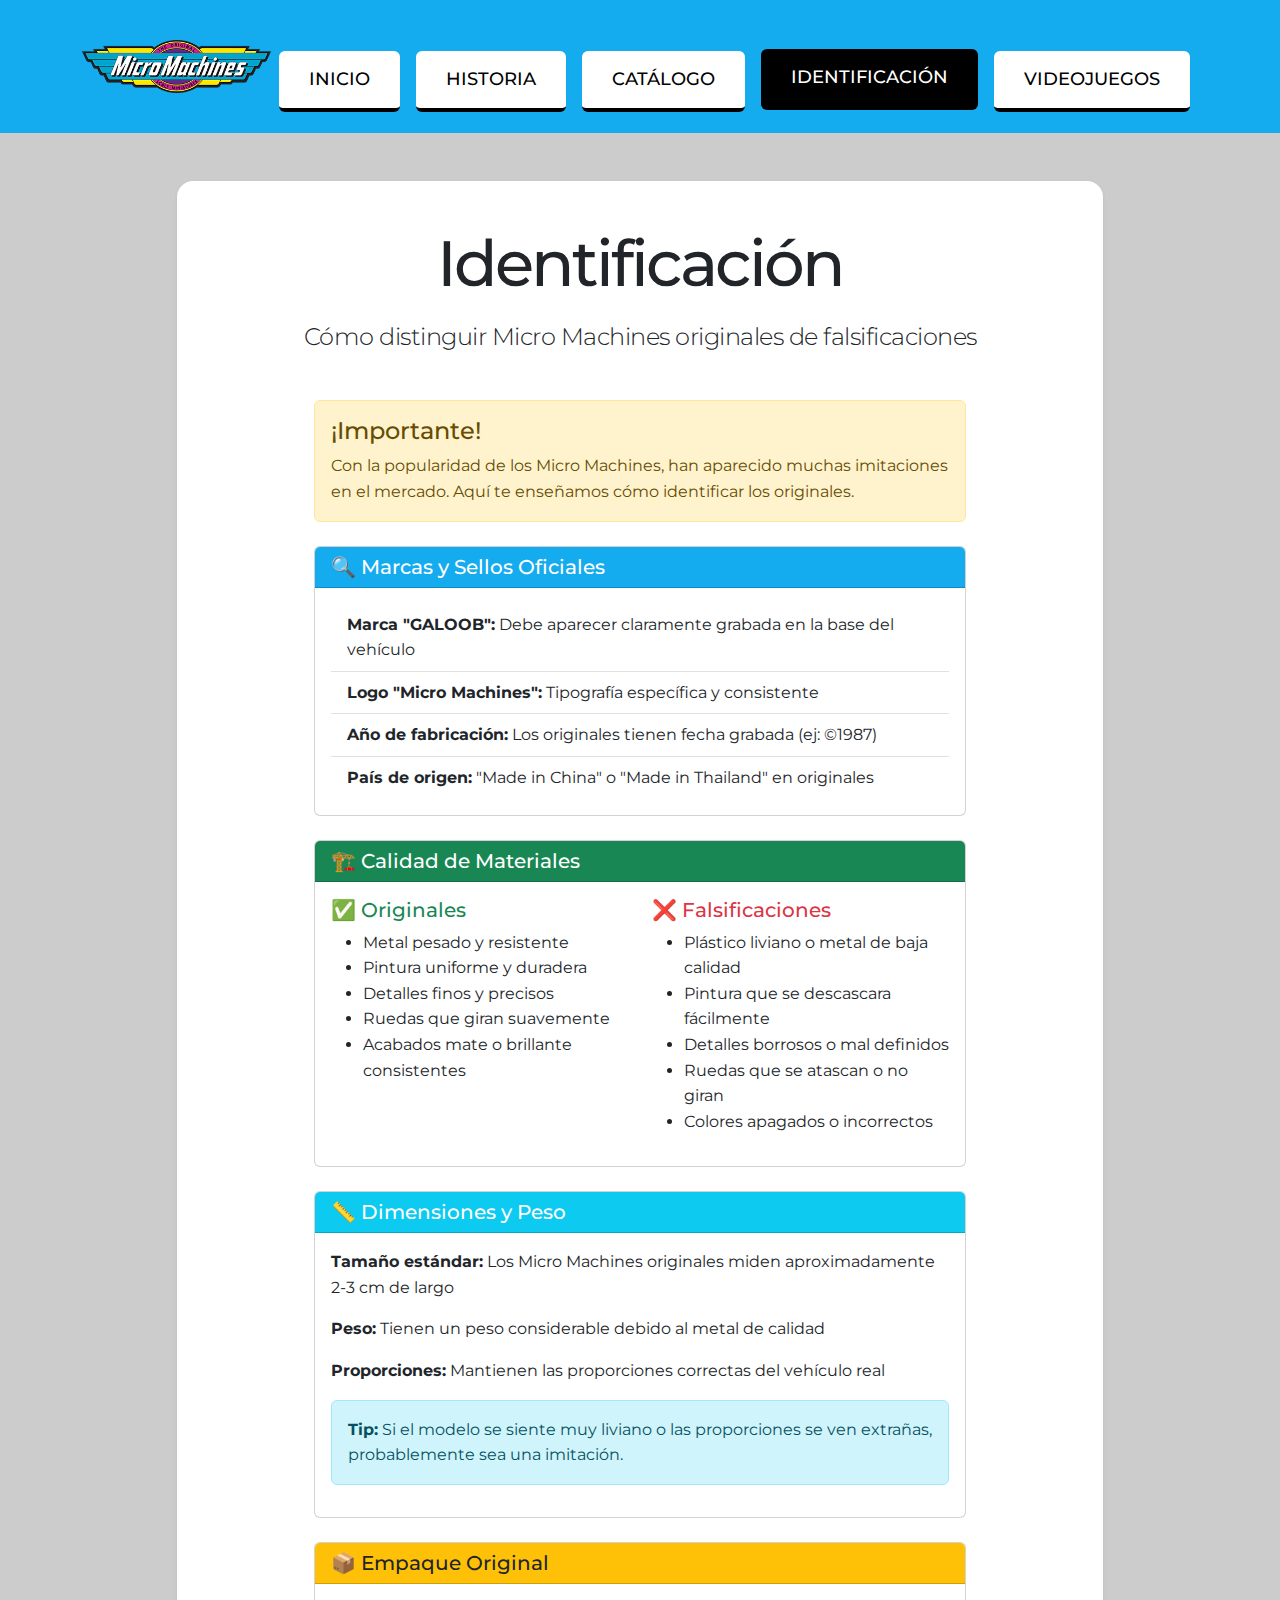
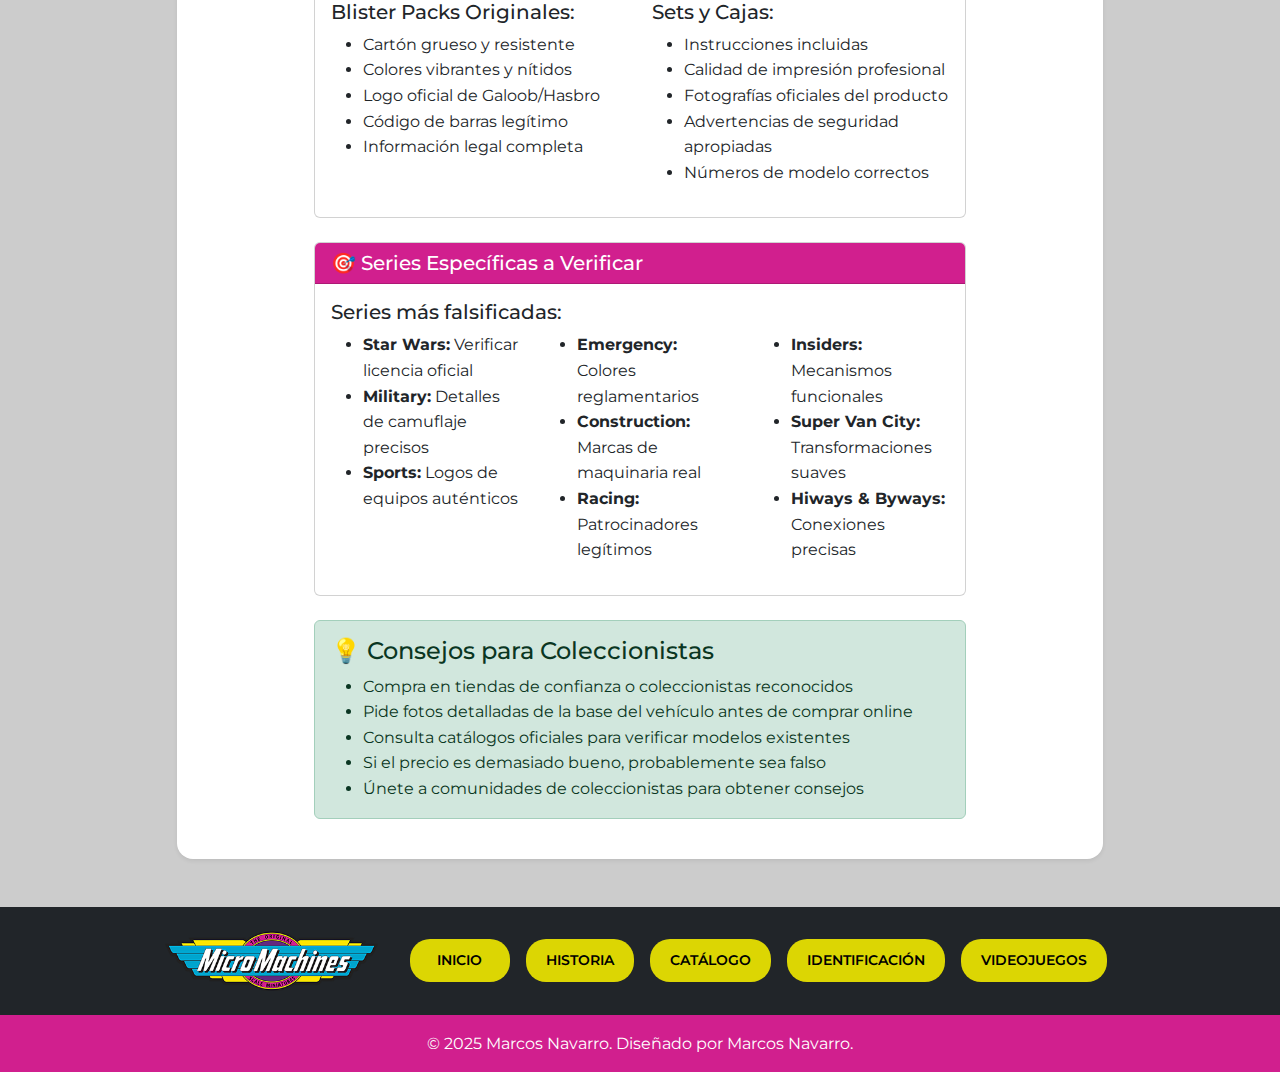
<file: pages/identificacion.html>
<!DOCTYPE html>
<html lang="es">
<head>
    <meta charset="UTF-8">
    <meta name="viewport" content="width=device-width, initial-scale=1.0">
    <title>Cómo Identificar Micro Machines Originales - Guía Anti-Falsificaciones</title>
    
    <!-- SEO Meta Tags -->
    <meta name="description" content="Aprende a identificar Micro Machines originales y distinguirlos de las falsificaciones. Guía completa con tips para coleccionistas y compradores.">
    <meta name="keywords" content="identificar micro machines originales, falsificaciones micro machines, autenticidad galoob, coleccionismo seguro, guía compra">
    <meta name="author" content="Marcos Navarro">
    <meta name="robots" content="index, follow">
    
    <!-- Open Graph Meta Tags -->
    <meta property="og:title" content="Cómo Identificar Micro Machines Originales - Guía Anti-Falsificaciones">
    <meta property="og:description" content="Aprende a identificar Micro Machines originales y distinguirlos de las falsificaciones con esta guía completa.">
    <meta property="og:type" content="article">
    <meta property="og:url" content="https://marcosnavarro862021.github.io/mis-proyectos-coder/pages/identificacion.html">
    <meta property="og:image" content="https://marcosnavarro862021.github.io/mis-proyectos-coder/images/logo.png">
    
    <!-- Canonical URL -->
    <link rel="canonical" href="https://marcosnavarro862021.github.io/mis-proyectos-coder/pages/identificacion.html">
    
    <!-- Favicon -->
    <link rel="icon" type="image/png" href="../images/logo.png">
    <!-- CSS de Bootstrap -->
    <link href="https://cdn.jsdelivr.net/npm/bootstrap@5.3.2/dist/css/bootstrap.min.css" rel="stylesheet">
    <!-- CSS personalizado -->
    <link rel="stylesheet" href="../css/styles.css">
    <!-- Fuentes de Google -->
    <link rel="preconnect" href="https://fonts.googleapis.com">
    <link rel="preconnect" href="https://fonts.gstatic.com" crossorigin>
    <link href="https://fonts.googleapis.com/css2?family=Montserrat:ital,wght@0,100..900;1,100..900&display=swap" rel="stylesheet">
</head>
<body>
    <!-- Sección del encabezado -->
    <header class="bg-primary">
        <div class="container">
            <nav class="navbar navbar-expand-lg navbar-dark py-3">
                <!-- Logo -->
                <a class="navbar-brand mx-auto mx-lg-0" href="../index.html">
                    <img id="logo-top" src="../images/logo.png" alt="Logo Micro Machines" class="img-fluid">
                </a>
                
                <!-- Botón hamburguesa -->
                <button class="navbar-toggler" type="button" data-bs-toggle="collapse" data-bs-target="#navbarNav" 
                        aria-controls="navbarNav" aria-expanded="false" aria-label="Toggle navigation">
                    <span class="navbar-toggler-icon"></span>
                </button>
                
                <!-- Menú desplegable -->
                <div class="collapse navbar-collapse justify-content-center" id="navbarNav">
                    <ul class="navbar-nav" id="menu-top">
                        <li class="nav-item mx-2">
                            <a class="nav-link menu-mm-top" href="../index.html">Inicio</a>
                        </li>
                        <li class="nav-item mx-2">
                            <a class="nav-link menu-mm-top" href="../pages/historia.html">Historia</a>
                        </li>
                        <li class="nav-item mx-2">
                            <a class="nav-link menu-mm-top" href="../pages/catalogo.html">Catálogo</a>
                        </li>
                        <li class="nav-item mx-2">
                            <a class="nav-link menu-mm-top active" href="../pages/identificacion.html">Identificación</a>
                        </li>
                        <li class="nav-item mx-2">
                            <a class="nav-link menu-mm-top" href="../pages/videojuegos.html">Videojuegos</a>
                        </li>
                    </ul>
                </div>
            </nav>
        </div>
    </header>

    <!-- Contenido principal -->
    <main class="bg-light py-5">
        <div class="container">
            <div class="row justify-content-center">
                <div class="col-lg-10">
                    <section id="main-content" class="bg-white rounded-4 p-4 shadow-sm">
                        <!-- Sección del título -->
                        <section class="text-center mb-5" id="title">
                            <h1 class="display-3 fw-medium">Identificación</h1>
                            <h2 class="h4 fw-light lh-sm">
                                Cómo distinguir Micro Machines originales de falsificaciones
                            </h2>
                        </section>
                        
                        <!-- Contenido de identificación -->
                        <section class="identificacion-content">
                            <div class="row justify-content-center">
                                <div class="col-lg-9">
                                    <div class="alert alert-warning mb-4" role="alert">
                                        <h4 class="alert-heading">¡Importante!</h4>
                                        <p class="mb-0">Con la popularidad de los Micro Machines, han aparecido muchas imitaciones en el mercado. Aquí te enseñamos cómo identificar los originales.</p>
                                    </div>

                                    <!-- Marcas y Sellos -->
                                    <div class="card mb-4">
                                        <div class="card-header bg-primary text-white">
                                            <h3 class="h5 mb-0">🔍 Marcas y Sellos Oficiales</h3>
                                        </div>
                                        <div class="card-body">
                                            <ul class="list-group list-group-flush">
                                                <li class="list-group-item">
                                                    <strong>Marca "GALOOB":</strong> Debe aparecer claramente grabada en la base del vehículo
                                                </li>
                                                <li class="list-group-item">
                                                    <strong>Logo "Micro Machines":</strong> Tipografía específica y consistente
                                                </li>
                                                <li class="list-group-item">
                                                    <strong>Año de fabricación:</strong> Los originales tienen fecha grabada (ej: ©1987)
                                                </li>
                                                <li class="list-group-item">
                                                    <strong>País de origen:</strong> "Made in China" o "Made in Thailand" en originales
                                                </li>
                                            </ul>
                                        </div>
                                    </div>

                                    <!-- Calidad de Materiales -->
                                    <div class="card mb-4">
                                        <div class="card-header bg-success text-white">
                                            <h3 class="h5 mb-0">🏗️ Calidad de Materiales</h3>
                                        </div>
                                        <div class="card-body">
                                            <div class="row">
                                                <div class="col-md-6">
                                                    <!-- En estas secciones en adelante pense que era buena idea usar emojis, agrega valor visual sin tener que subir imagenes nuevas, tambien cargan mucho mas rapido =) -->
                                                    <h5 class="text-success">✅ Originales</h5>
                                                    <ul>
                                                        <li>Metal pesado y resistente</li>
                                                        <li>Pintura uniforme y duradera</li>
                                                        <li>Detalles finos y precisos</li>
                                                        <li>Ruedas que giran suavemente</li>
                                                        <li>Acabados mate o brillante consistentes</li>
                                                    </ul>
                                                </div>
                                                <div class="col-md-6">
                                                    <h5 class="text-danger">❌ Falsificaciones</h5>
                                                    <ul>
                                                        <li>Plástico liviano o metal de baja calidad</li>
                                                        <li>Pintura que se descascara fácilmente</li>
                                                        <li>Detalles borrosos o mal definidos</li>
                                                        <li>Ruedas que se atascan o no giran</li>
                                                        <li>Colores apagados o incorrectos</li>
                                                    </ul>
                                                </div>
                                            </div>
                                        </div>
                                    </div>

                                    <!-- Dimensiones y Peso -->
                                    <div class="card mb-4">
                                        <div class="card-header bg-info text-white">
                                            <h3 class="h5 mb-0">📏 Dimensiones y Peso</h3>
                                        </div>
                                        <div class="card-body">
                                            <p><strong>Tamaño estándar:</strong> Los Micro Machines originales miden aproximadamente 2-3 cm de largo</p>
                                            <p><strong>Peso:</strong> Tienen un peso considerable debido al metal de calidad</p>
                                            <p><strong>Proporciones:</strong> Mantienen las proporciones correctas del vehículo real</p>
                                            <div class="alert alert-info">
                                                <strong>Tip:</strong> Si el modelo se siente muy liviano o las proporciones se ven extrañas, probablemente sea una imitación.
                                            </div>
                                        </div>
                                    </div>

                                    <!-- Empaque Original -->
                                    <div class="card mb-4">
                                        <div class="card-header bg-warning text-dark">
                                            <h3 class="h5 mb-0">📦 Empaque Original</h3>
                                        </div>
                                        <div class="card-body">
                                            <div class="row">
                                                <div class="col-md-6">
                                                    <h5>Blister Packs Originales:</h5>
                                                    <ul>
                                                        <li>Cartón grueso y resistente</li>
                                                        <li>Colores vibrantes y nítidos</li>
                                                        <li>Logo oficial de Galoob/Hasbro</li>
                                                        <li>Código de barras legítimo</li>
                                                        <li>Información legal completa</li>
                                                    </ul>
                                                </div>
                                                <div class="col-md-6">
                                                    <h5>Sets y Cajas:</h5>
                                                    <ul>
                                                        <li>Instrucciones incluidas</li>
                                                        <li>Calidad de impresión profesional</li>
                                                        <li>Fotografías oficiales del producto</li>
                                                        <li>Advertencias de seguridad apropiadas</li>
                                                        <li>Números de modelo correctos</li>
                                                    </ul>
                                                </div>
                                            </div>
                                        </div>
                                    </div>

                                    <!-- Series Específicas -->
                                    <div class="card mb-4">
                                        <div class="card-header bg-secondary text-white">
                                            <h3 class="h5 mb-0">🎯 Series Específicas a Verificar</h3>
                                        </div>
                                        <div class="card-body">
                                            <h5>Series más falsificadas:</h5>
                                            <div class="row">
                                                <div class="col-md-4">
                                                    <ul>
                                                        <li><strong>Star Wars:</strong> Verificar licencia oficial</li>
                                                        <li><strong>Military:</strong> Detalles de camuflaje precisos</li>
                                                        <li><strong>Sports:</strong> Logos de equipos auténticos</li>
                                                    </ul>
                                                </div>
                                                <div class="col-md-4">
                                                    <ul>
                                                        <li><strong>Emergency:</strong> Colores reglamentarios</li>
                                                        <li><strong>Construction:</strong> Marcas de maquinaria real</li>
                                                        <li><strong>Racing:</strong> Patrocinadores legítimos</li>
                                                    </ul>
                                                </div>
                                                <div class="col-md-4">
                                                    <ul>
                                                        <li><strong>Insiders:</strong> Mecanismos funcionales</li>
                                                        <li><strong>Super Van City:</strong> Transformaciones suaves</li>
                                                        <li><strong>Hiways & Byways:</strong> Conexiones precisas</li>
                                                    </ul>
                                                </div>
                                            </div>
                                        </div>
                                    </div>

                                    <!-- Consejos Finales -->
                                    <div class="alert alert-success" role="alert">
                                        <h4 class="alert-heading">💡 Consejos para Coleccionistas</h4>
                                        <ul class="mb-0">
                                            <li>Compra en tiendas de confianza o coleccionistas reconocidos</li>
                                            <li>Pide fotos detalladas de la base del vehículo antes de comprar online</li>
                                            <li>Consulta catálogos oficiales para verificar modelos existentes</li>
                                            <li>Si el precio es demasiado bueno, probablemente sea falso</li>
                                            <li>Únete a comunidades de coleccionistas para obtener consejos</li>
                                        </ul>
                                    </div>
                                </div>
                            </div>
                        </section>
                    </section>
                </div>
            </div>
        </div>
    </main>

    <!-- Pie de página -->
    <footer class="bg-dark">
        <div class="container py-4">
            <div class="row justify-content-center align-items-center" id="menu-and-logo-footer">
                <div class="col-auto">
                    <img id="logo-bottom" src="../images/logo.png" alt="Logo Micro Machines" class="img-fluid">
                </div>
                <div class="col-auto">
                    <ul class="nav" id="menu-bottom">
                        <li class="nav-item mx-2">
                            <a class="nav-link menu-mm-bot" href="../index.html">Inicio</a>
                        </li>
                        <li class="nav-item mx-2">
                            <a class="nav-link menu-mm-bot" href="../pages/historia.html">Historia</a>
                        </li>
                        <li class="nav-item mx-2">
                            <a class="nav-link menu-mm-bot" href="../pages/catalogo.html">Catálogo</a>
                        </li>
                        <li class="nav-item mx-2">
                            <a class="nav-link menu-mm-bot" href="../pages/identificacion.html">Identificación</a>
                        </li>
                        <li class="nav-item mx-2">
                            <a class="nav-link menu-mm-bot" href="../pages/videojuegos.html">Videojuegos</a>
                        </li>
                    </ul>
                </div>
            </div>
        </div>
        <!-- Sección de derechos de autor -->
        <div class="bg-secondary text-center py-3" id="footer-copyright">
            <p class="mb-0 text-white">© 2025 Marcos Navarro. Diseñado por Marcos Navarro.</p>
        </div>
    </footer>

    <!-- JavaScript de Bootstrap -->
    <script src="https://cdn.jsdelivr.net/npm/bootstrap@5.3.2/dist/js/bootstrap.bundle.min.js"></script>
</body>
</html>
</file>
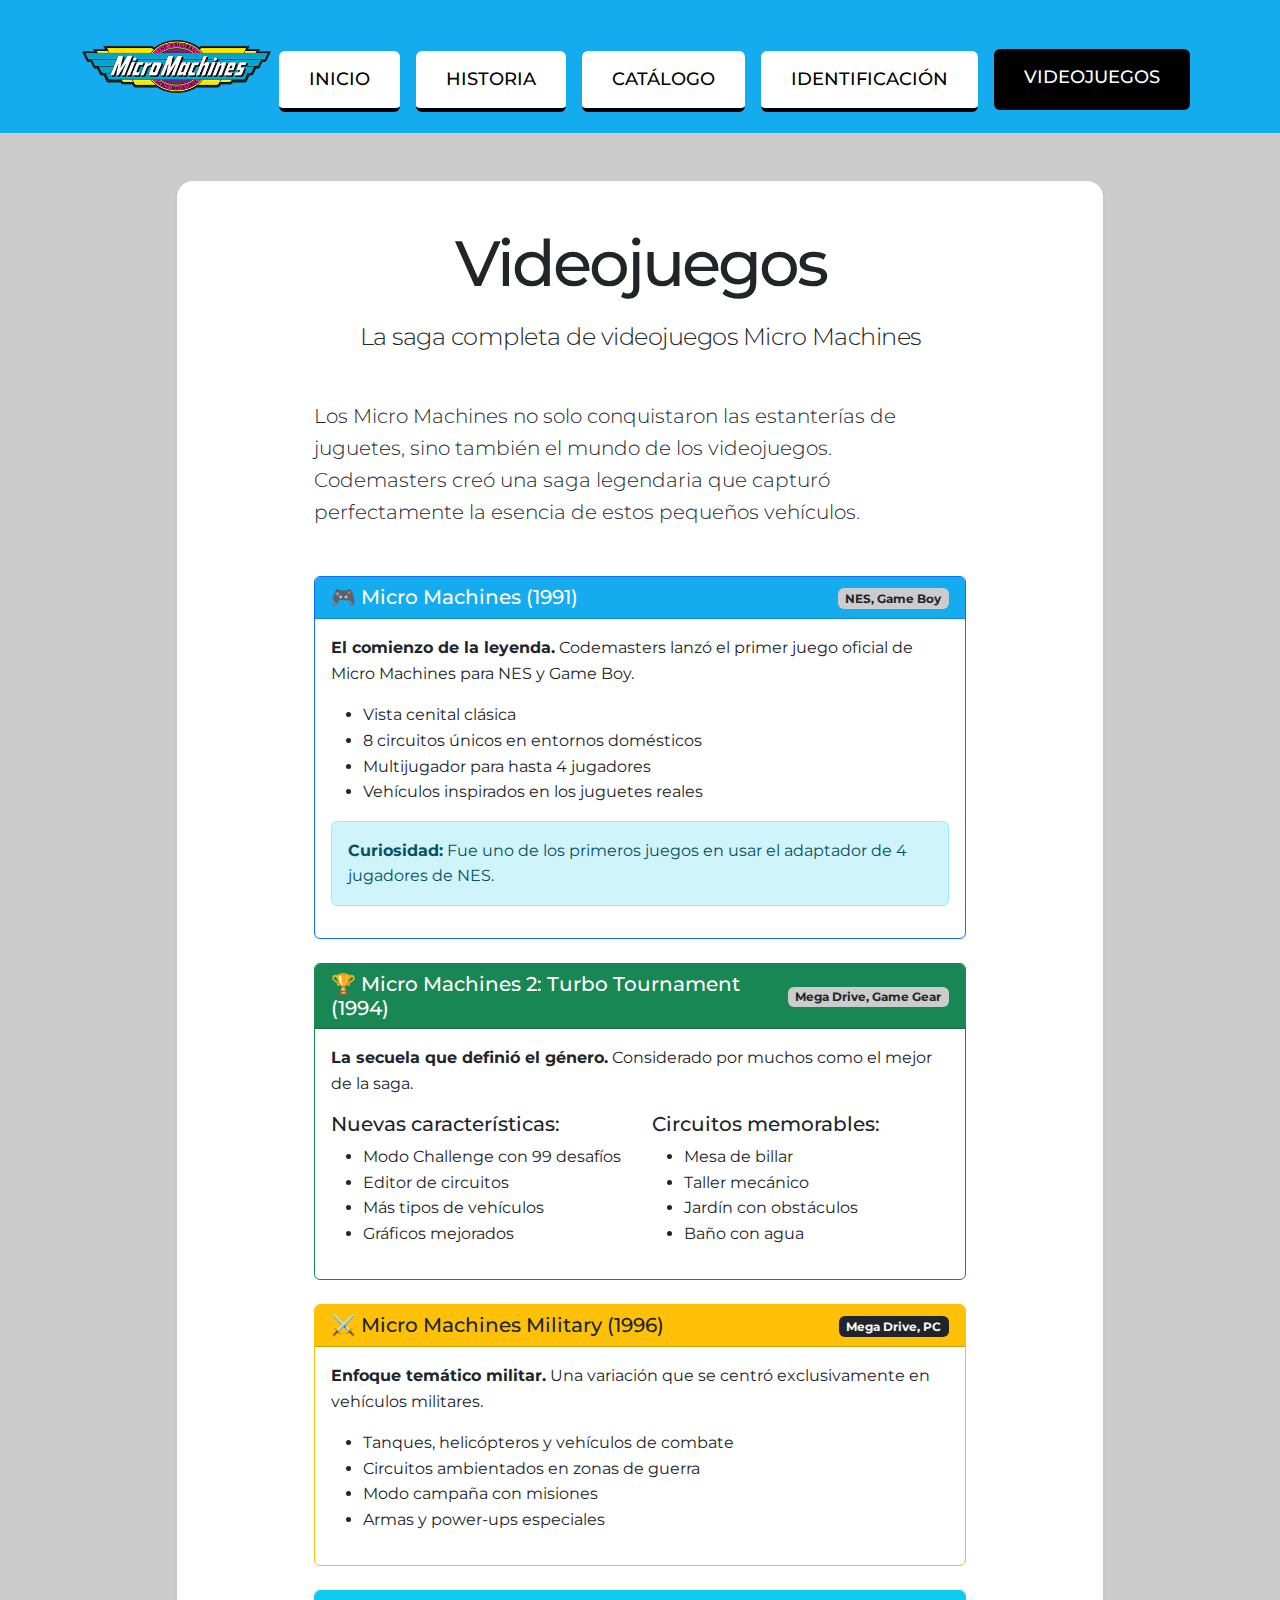
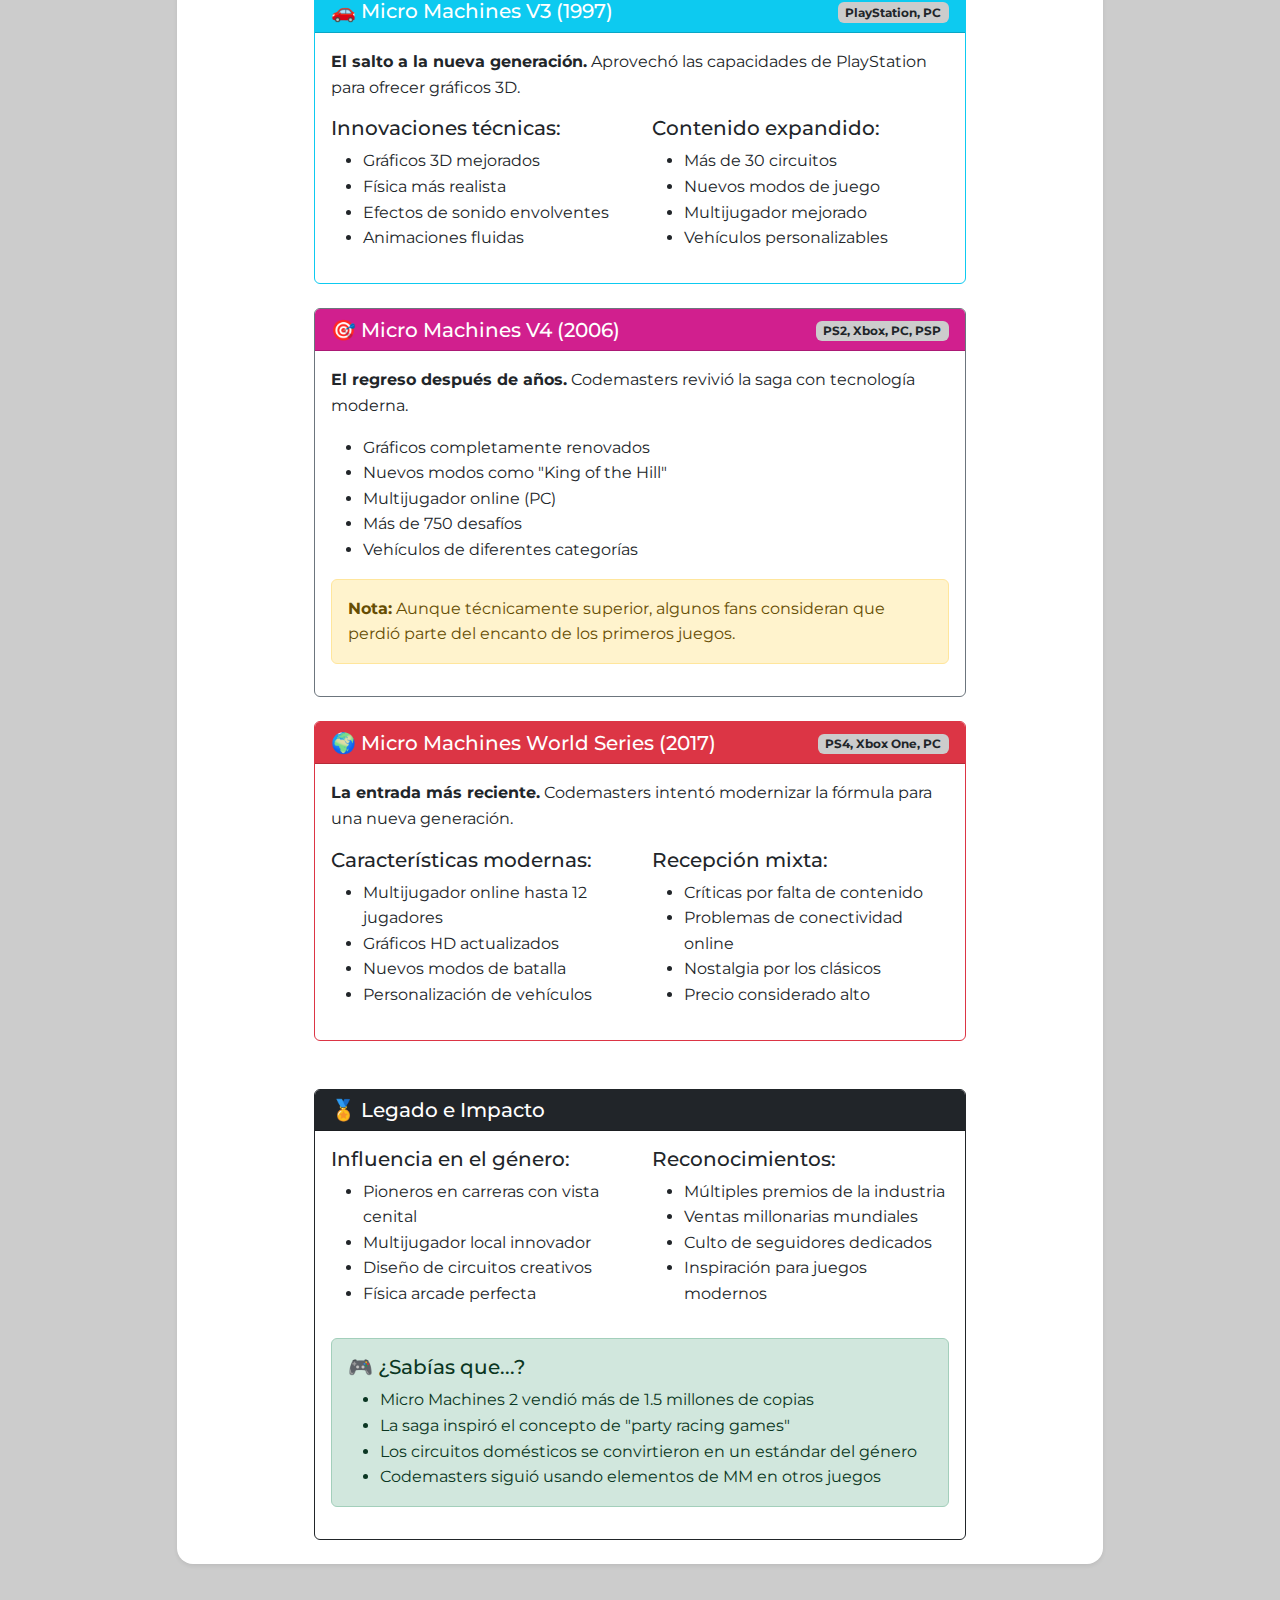
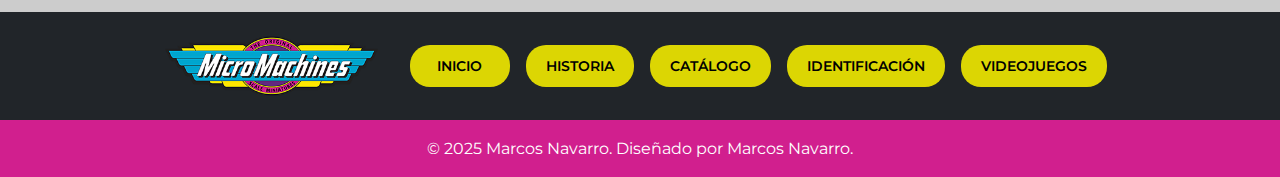
<file: pages/videojuegos.html>
<!DOCTYPE html>
<html lang="es">
<head>
    <meta charset="UTF-8">
    <meta name="viewport" content="width=device-width, initial-scale=1.0">
    <title>Videojuegos Micro Machines - Saga Completa Codemasters | Gaming Retro</title>
    
    <!-- SEO Meta Tags -->
    <meta name="description" content="Descubre todos los videojuegos de Micro Machines desarrollados por Codemasters desde 1991. Historia completa de la saga que marcó los racing games.">
    <meta name="keywords" content="videojuegos micro machines, codemasters, micro machines v3, retro gaming, racing games, años 90, nostalgia gaming">
    <meta name="author" content="Marcos Navarro">
    <meta name="robots" content="index, follow">
    
    <!-- Open Graph Meta Tags -->
    <meta property="og:title" content="Videojuegos Micro Machines - Saga Completa Codemasters">
    <meta property="og:description" content="Descubre todos los videojuegos de Micro Machines desarrollados por Codemasters desde 1991 hasta la actualidad.">
    <meta property="og:type" content="article">
    <meta property="og:url" content="https://marcosnavarro862021.github.io/mis-proyectos-coder/pages/videojuegos.html">
    <meta property="og:image" content="https://marcosnavarro862021.github.io/mis-proyectos-coder/images/logo.png">
    
    <!-- Canonical URL -->
    <link rel="canonical" href="https://marcosnavarro862021.github.io/mis-proyectos-coder/pages/videojuegos.html">
    
    <!-- Favicon -->
    <link rel="icon" type="image/png" href="../images/logo.png">
    <!-- CSS de Bootstrap -->
    <link href="https://cdn.jsdelivr.net/npm/bootstrap@5.3.2/dist/css/bootstrap.min.css" rel="stylesheet">
    <!-- CSS personalizado -->
    <link rel="stylesheet" href="../css/styles.css">
    <!-- Fuentes de Google -->
    <link rel="preconnect" href="https://fonts.googleapis.com">
    <link rel="preconnect" href="https://fonts.gstatic.com" crossorigin>
    <link href="https://fonts.googleapis.com/css2?family=Montserrat:ital,wght@0,100..900;1,100..900&display=swap" rel="stylesheet">
</head>
<body>
    <!-- Sección del encabezado -->
    <header class="bg-primary">
        <div class="container">
            <nav class="navbar navbar-expand-lg navbar-dark py-3">
                <!-- Logo -->
                <a class="navbar-brand mx-auto mx-lg-0" href="../index.html">
                    <img id="logo-top" src="../images/logo.png" alt="Logo Micro Machines" class="img-fluid">
                </a>
                
                <!-- Botón hamburguesa -->
                <button class="navbar-toggler" type="button" data-bs-toggle="collapse" data-bs-target="#navbarNav" 
                        aria-controls="navbarNav" aria-expanded="false" aria-label="Toggle navigation">
                    <span class="navbar-toggler-icon"></span>
                </button>
                
                <!-- Menú desplegable -->
                <div class="collapse navbar-collapse justify-content-center" id="navbarNav">
                    <ul class="navbar-nav" id="menu-top">
                        <li class="nav-item mx-2">
                            <a class="nav-link menu-mm-top" href="../index.html">Inicio</a>
                        </li>
                        <li class="nav-item mx-2">
                            <a class="nav-link menu-mm-top" href="../pages/historia.html">Historia</a>
                        </li>
                        <li class="nav-item mx-2">
                            <a class="nav-link menu-mm-top" href="../pages/catalogo.html">Catálogo</a>
                        </li>
                        <li class="nav-item mx-2">
                            <a class="nav-link menu-mm-top" href="../pages/identificacion.html">Identificación</a>
                        </li>
                        <li class="nav-item mx-2">
                            <a class="nav-link menu-mm-top active" href="../pages/videojuegos.html">Videojuegos</a>
                        </li>
                    </ul>
                </div>
            </nav>
        </div>
    </header>

    <!-- Contenido principal -->
    <main class="bg-light py-5">
        <div class="container">
            <div class="row justify-content-center">
                <div class="col-lg-10">
                    <section id="main-content" class="bg-white rounded-4 p-4 shadow-sm">
                        <!-- Sección del título -->
                        <section class="text-center mb-5" id="title">
                            <h1 class="display-3 fw-medium">Videojuegos</h1>
                            <h2 class="h4 fw-light lh-sm">
                                La saga completa de videojuegos Micro Machines
                            </h2>
                        </section>
                        
                        <!-- Contenido de videojuegos -->
                        <section class="videojuegos-content">
                            <div class="row justify-content-center">
                                <div class="col-lg-9">
                                    <p class="lead mb-5">
                                        Los Micro Machines no solo conquistaron las estanterías de juguetes, sino también 
                                        el mundo de los videojuegos. Codemasters creó una saga legendaria que capturó 
                                        perfectamente la esencia de estos pequeños vehículos.
                                    </p>

                                    <!-- Cronología de juegos -->
                                    <div class="timeline">
                                        <!-- Micro Machines (1991) -->
                                        <div class="card mb-4 border-primary">
                                            <div class="card-header bg-primary text-white">
                                                <div class="row align-items-center">
                                                    <div class="col">
                                                        <h3 class="h5 mb-0">🎮 Micro Machines (1991)</h3>
                                                    </div>
                                                    <div class="col-auto">
                                                        <span class="badge bg-light text-dark">NES, Game Boy</span>
                                                    </div>
                                                </div>
                                            </div>
                                            <div class="card-body">
                                                <p><strong>El comienzo de la leyenda.</strong> Codemasters lanzó el primer juego oficial de Micro Machines para NES y Game Boy.</p>
                                                <ul>
                                                    <li>Vista cenital clásica</li>
                                                    <li>8 circuitos únicos en entornos domésticos</li>
                                                    <li>Multijugador para hasta 4 jugadores</li>
                                                    <li>Vehículos inspirados en los juguetes reales</li>
                                                </ul>
                                                <div class="alert alert-info">
                                                    <strong>Curiosidad:</strong> Fue uno de los primeros juegos en usar el adaptador de 4 jugadores de NES.
                                                </div>
                                            </div>
                                        </div>

                                        <!-- Micro Machines 2: Turbo Tournament (1994) -->
                                        <div class="card mb-4 border-success">
                                            <div class="card-header bg-success text-white">
                                                <div class="row align-items-center">
                                                    <div class="col">
                                                        <h3 class="h5 mb-0">🏆 Micro Machines 2: Turbo Tournament (1994)</h3>
                                                    </div>
                                                    <div class="col-auto">
                                                        <span class="badge bg-light text-dark">Mega Drive, Game Gear</span>
                                                    </div>
                                                </div>
                                            </div>
                                            <div class="card-body">
                                                <p><strong>La secuela que definió el género.</strong> Considerado por muchos como el mejor de la saga.</p>
                                                <div class="row">
                                                    <div class="col-md-6">
                                                        <h5>Nuevas características:</h5>
                                                        <ul>
                                                            <li>Modo Challenge con 99 desafíos</li>
                                                            <li>Editor de circuitos</li>
                                                            <li>Más tipos de vehículos</li>
                                                            <li>Gráficos mejorados</li>
                                                        </ul>
                                                    </div>
                                                    <div class="col-md-6">
                                                        <h5>Circuitos memorables:</h5>
                                                        <ul>
                                                            <li>Mesa de billar</li>
                                                            <li>Taller mecánico</li>
                                                            <li>Jardín con obstáculos</li>
                                                            <li>Baño con agua</li>
                                                        </ul>
                                                    </div>
                                                </div>
                                            </div>
                                        </div>

                                        <!-- Micro Machines Military (1996) -->
                                        <div class="card mb-4 border-warning">
                                            <div class="card-header bg-warning text-dark">
                                                <div class="row align-items-center">
                                                    <div class="col">
                                                        <h3 class="h5 mb-0">⚔️ Micro Machines Military (1996)</h3>
                                                    </div>
                                                    <div class="col-auto">
                                                        <span class="badge bg-dark text-light">Mega Drive, PC</span>
                                                    </div>
                                                </div>
                                            </div>
                                            <div class="card-body">
                                                <p><strong>Enfoque temático militar.</strong> Una variación que se centró exclusivamente en vehículos militares.</p>
                                                <ul>
                                                    <li>Tanques, helicópteros y vehículos de combate</li>
                                                    <li>Circuitos ambientados en zonas de guerra</li>
                                                    <li>Modo campaña con misiones</li>
                                                    <li>Armas y power-ups especiales</li>
                                                </ul>
                                            </div>
                                        </div>

                                        <!-- Micro Machines V3 (1997) -->
                                        <div class="card mb-4 border-info">
                                            <div class="card-header bg-info text-white">
                                                <div class="row align-items-center">
                                                    <div class="col">
                                                        <h3 class="h5 mb-0">🚗 Micro Machines V3 (1997)</h3>
                                                    </div>
                                                    <div class="col-auto">
                                                        <span class="badge bg-light text-dark">PlayStation, PC</span>
                                                    </div>
                                                </div>
                                            </div>
                                            <div class="card-body">
                                                <p><strong>El salto a la nueva generación.</strong> Aprovechó las capacidades de PlayStation para ofrecer gráficos 3D.</p>
                                                <div class="row">
                                                    <div class="col-md-6">
                                                        <h5>Innovaciones técnicas:</h5>
                                                        <ul>
                                                            <li>Gráficos 3D mejorados</li>
                                                            <li>Física más realista</li>
                                                            <li>Efectos de sonido envolventes</li>
                                                            <li>Animaciones fluidas</li>
                                                        </ul>
                                                    </div>
                                                    <div class="col-md-6">
                                                        <h5>Contenido expandido:</h5>
                                                        <ul>
                                                            <li>Más de 30 circuitos</li>
                                                            <li>Nuevos modos de juego</li>
                                                            <li>Multijugador mejorado</li>
                                                            <li>Vehículos personalizables</li>
                                                        </ul>
                                                    </div>
                                                </div>
                                            </div>
                                        </div>

                                        <!-- Micro Machines V4 (2006) -->
                                        <div class="card mb-4 border-secondary">
                                            <div class="card-header bg-secondary text-white">
                                                <div class="row align-items-center">
                                                    <div class="col">
                                                        <h3 class="h5 mb-0">🎯 Micro Machines V4 (2006)</h3>
                                                    </div>
                                                    <div class="col-auto">
                                                        <span class="badge bg-light text-dark">PS2, Xbox, PC, PSP</span>
                                                    </div>
                                                </div>
                                            </div>
                                            <div class="card-body">
                                                <p><strong>El regreso después de años.</strong> Codemasters revivió la saga con tecnología moderna.</p>
                                                <ul>
                                                    <li>Gráficos completamente renovados</li>
                                                    <li>Nuevos modos como "King of the Hill"</li>
                                                    <li>Multijugador online (PC)</li>
                                                    <li>Más de 750 desafíos</li>
                                                    <li>Vehículos de diferentes categorías</li>
                                                </ul>
                                                <div class="alert alert-warning">
                                                    <strong>Nota:</strong> Aunque técnicamente superior, algunos fans consideran que perdió parte del encanto de los primeros juegos.
                                                </div>
                                            </div>
                                        </div>

                                        <!-- Micro Machines World Series (2017) -->
                                        <div class="card mb-4 border-danger">
                                            <div class="card-header bg-danger text-white">
                                                <div class="row align-items-center">
                                                    <div class="col">
                                                        <h3 class="h5 mb-0">🌍 Micro Machines World Series (2017)</h3>
                                                    </div>
                                                    <div class="col-auto">
                                                        <span class="badge bg-light text-dark">PS4, Xbox One, PC</span>
                                                    </div>
                                                </div>
                                            </div>
                                            <div class="card-body">
                                                <p><strong>La entrada más reciente.</strong> Codemasters intentó modernizar la fórmula para una nueva generación.</p>
                                                <div class="row">
                                                    <div class="col-md-6">
                                                        <h5>Características modernas:</h5>
                                                        <ul>
                                                            <li>Multijugador online hasta 12 jugadores</li>
                                                            <li>Gráficos HD actualizados</li>
                                                            <li>Nuevos modos de batalla</li>
                                                            <li>Personalización de vehículos</li>
                                                        </ul>
                                                    </div>
                                                    <div class="col-md-6">
                                                        <h5>Recepción mixta:</h5>
                                                        <ul>
                                                            <li>Críticas por falta de contenido</li>
                                                            <li>Problemas de conectividad online</li>
                                                            <li>Nostalgia por los clásicos</li>
                                                            <li>Precio considerado alto</li>
                                                        </ul>
                                                    </div>
                                                </div>
                                            </div>
                                        </div>
                                    </div>

                                    <!-- Legado e impacto -->
                                    <div class="card mt-5 border-dark">
                                        <div class="card-header bg-dark text-white">
                                            <h3 class="h5 mb-0">🏅 Legado e Impacto</h3>
                                        </div>
                                        <div class="card-body">
                                            <div class="row">
                                                <div class="col-md-6">
                                                    <h5>Influencia en el género:</h5>
                                                    <ul>
                                                        <li>Pioneros en carreras con vista cenital</li>
                                                        <li>Multijugador local innovador</li>
                                                        <li>Diseño de circuitos creativos</li>
                                                        <li>Física arcade perfecta</li>
                                                    </ul>
                                                </div>
                                                <div class="col-md-6">
                                                    <h5>Reconocimientos:</h5>
                                                    <ul>
                                                        <li>Múltiples premios de la industria</li>
                                                        <li>Ventas millonarias mundiales</li>
                                                        <li>Culto de seguidores dedicados</li>
                                                        <li>Inspiración para juegos modernos</li>
                                                    </ul>
                                                </div>
                                            </div>
                                            
                                            <div class="alert alert-success mt-3">
                                                <h5 class="alert-heading">🎮 ¿Sabías que...?</h5>
                                                <ul class="mb-0">
                                                    <li>Micro Machines 2 vendió más de 1.5 millones de copias</li>
                                                    <li>La saga inspiró el concepto de "party racing games"</li>
                                                    <li>Los circuitos domésticos se convirtieron en un estándar del género</li>
                                                    <li>Codemasters siguió usando elementos de MM en otros juegos</li>
                                                </ul>
                                            </div>
                                        </div>
                                    </div>
                                </div>
                            </div>
                        </section>
                    </section>
                </div>
            </div>
        </div>
    </main>

    <!-- Pie de página -->
    <footer class="bg-dark">
        <div class="container py-4">
            <div class="row justify-content-center align-items-center" id="menu-and-logo-footer">
                <div class="col-auto">
                    <img id="logo-bottom" src="../images/logo.png" alt="Logo Micro Machines" class="img-fluid">
                </div>
                <div class="col-auto">
                    <ul class="nav" id="menu-bottom">
                        <li class="nav-item mx-2">
                            <a class="nav-link menu-mm-bot" href="../index.html">Inicio</a>
                        </li>
                        <li class="nav-item mx-2">
                            <a class="nav-link menu-mm-bot" href="../pages/historia.html">Historia</a>
                        </li>
                        <li class="nav-item mx-2">
                            <a class="nav-link menu-mm-bot" href="../pages/catalogo.html">Catálogo</a>
                        </li>
                        <li class="nav-item mx-2">
                            <a class="nav-link menu-mm-bot" href="../pages/identificacion.html">Identificación</a>
                        </li>
                        <li class="nav-item mx-2">
                            <a class="nav-link menu-mm-bot" href="../pages/videojuegos.html">Videojuegos</a>
                        </li>
                    </ul>
                </div>
            </div>
        </div>
        <!-- Sección de derechos de autor -->
        <div class="bg-secondary text-center py-3" id="footer-copyright">
            <p class="mb-0 text-white">© 2025 Marcos Navarro. Diseñado por Marcos Navarro.</p>
        </div>
    </footer>

    <!-- JavaScript de Bootstrap -->
    <script src="https://cdn.jsdelivr.net/npm/bootstrap@5.3.2/dist/js/bootstrap.bundle.min.js"></script>
</body>
</html>
</file>
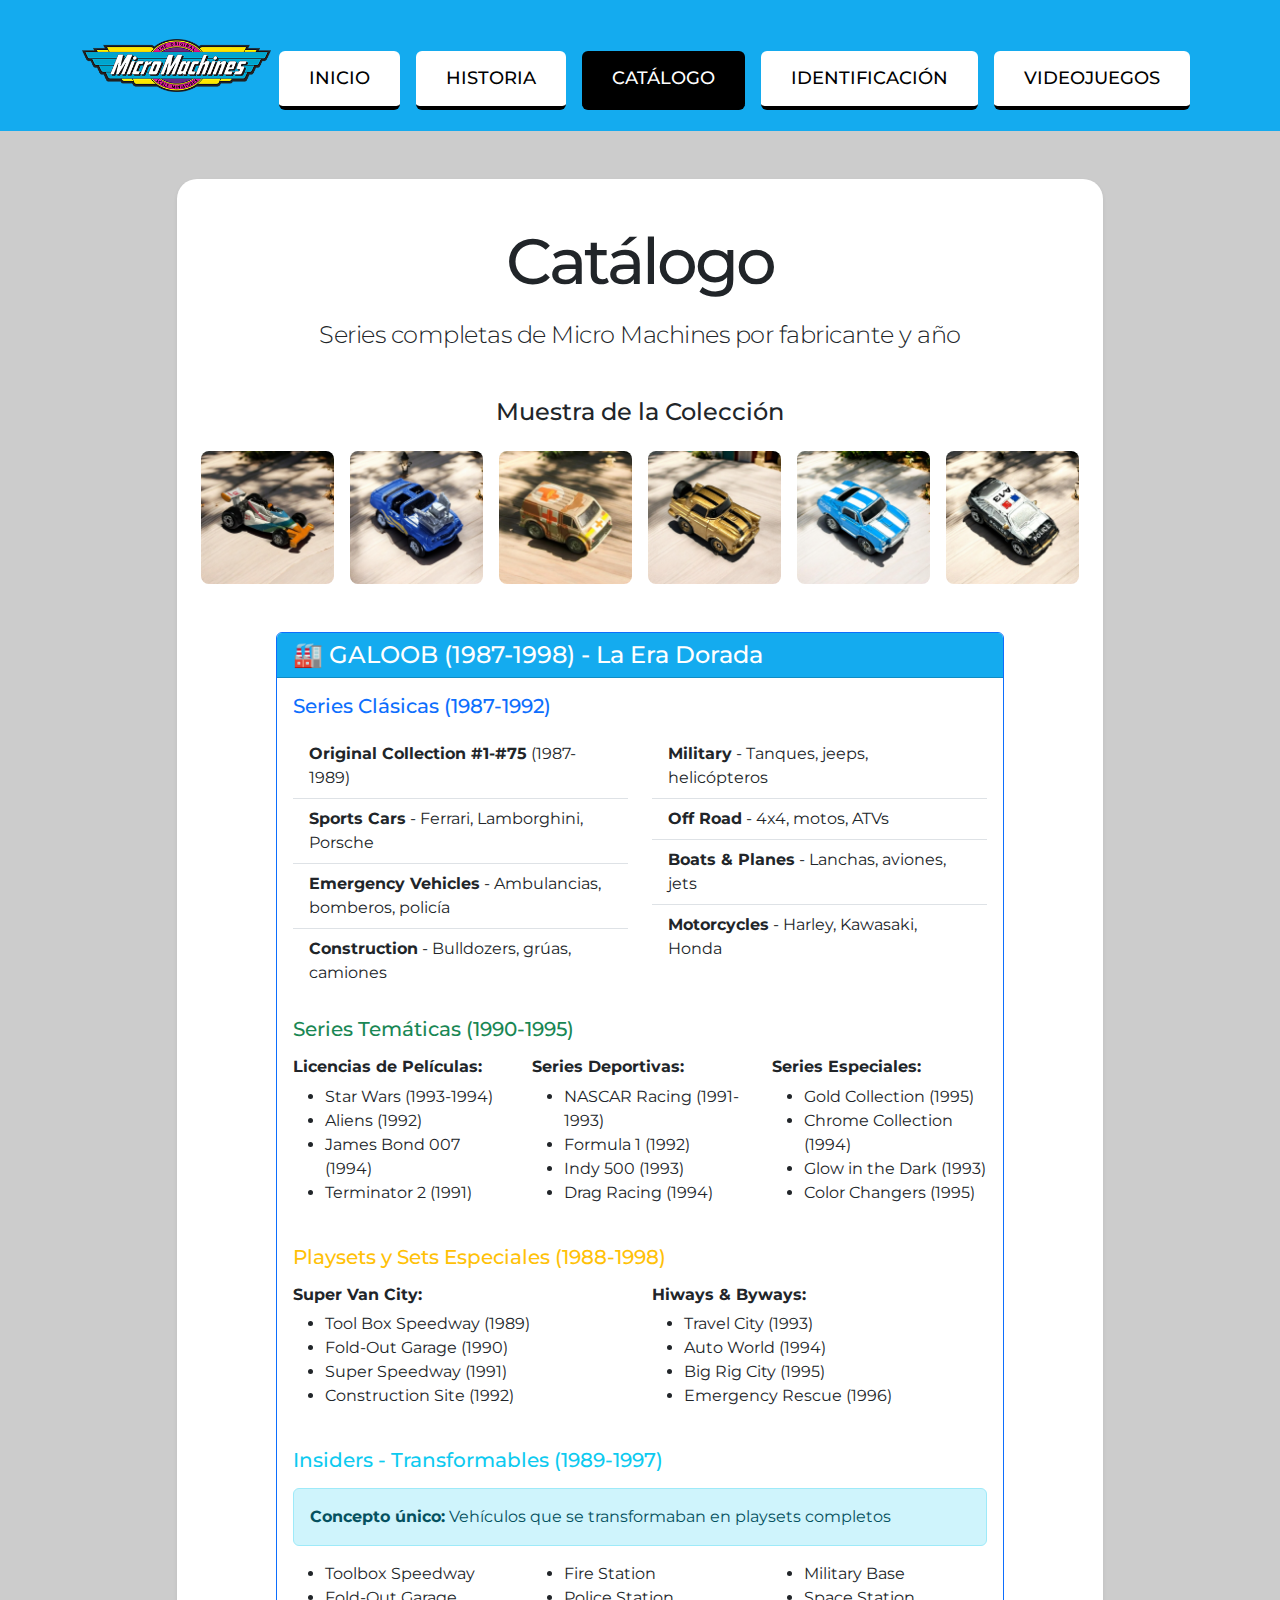
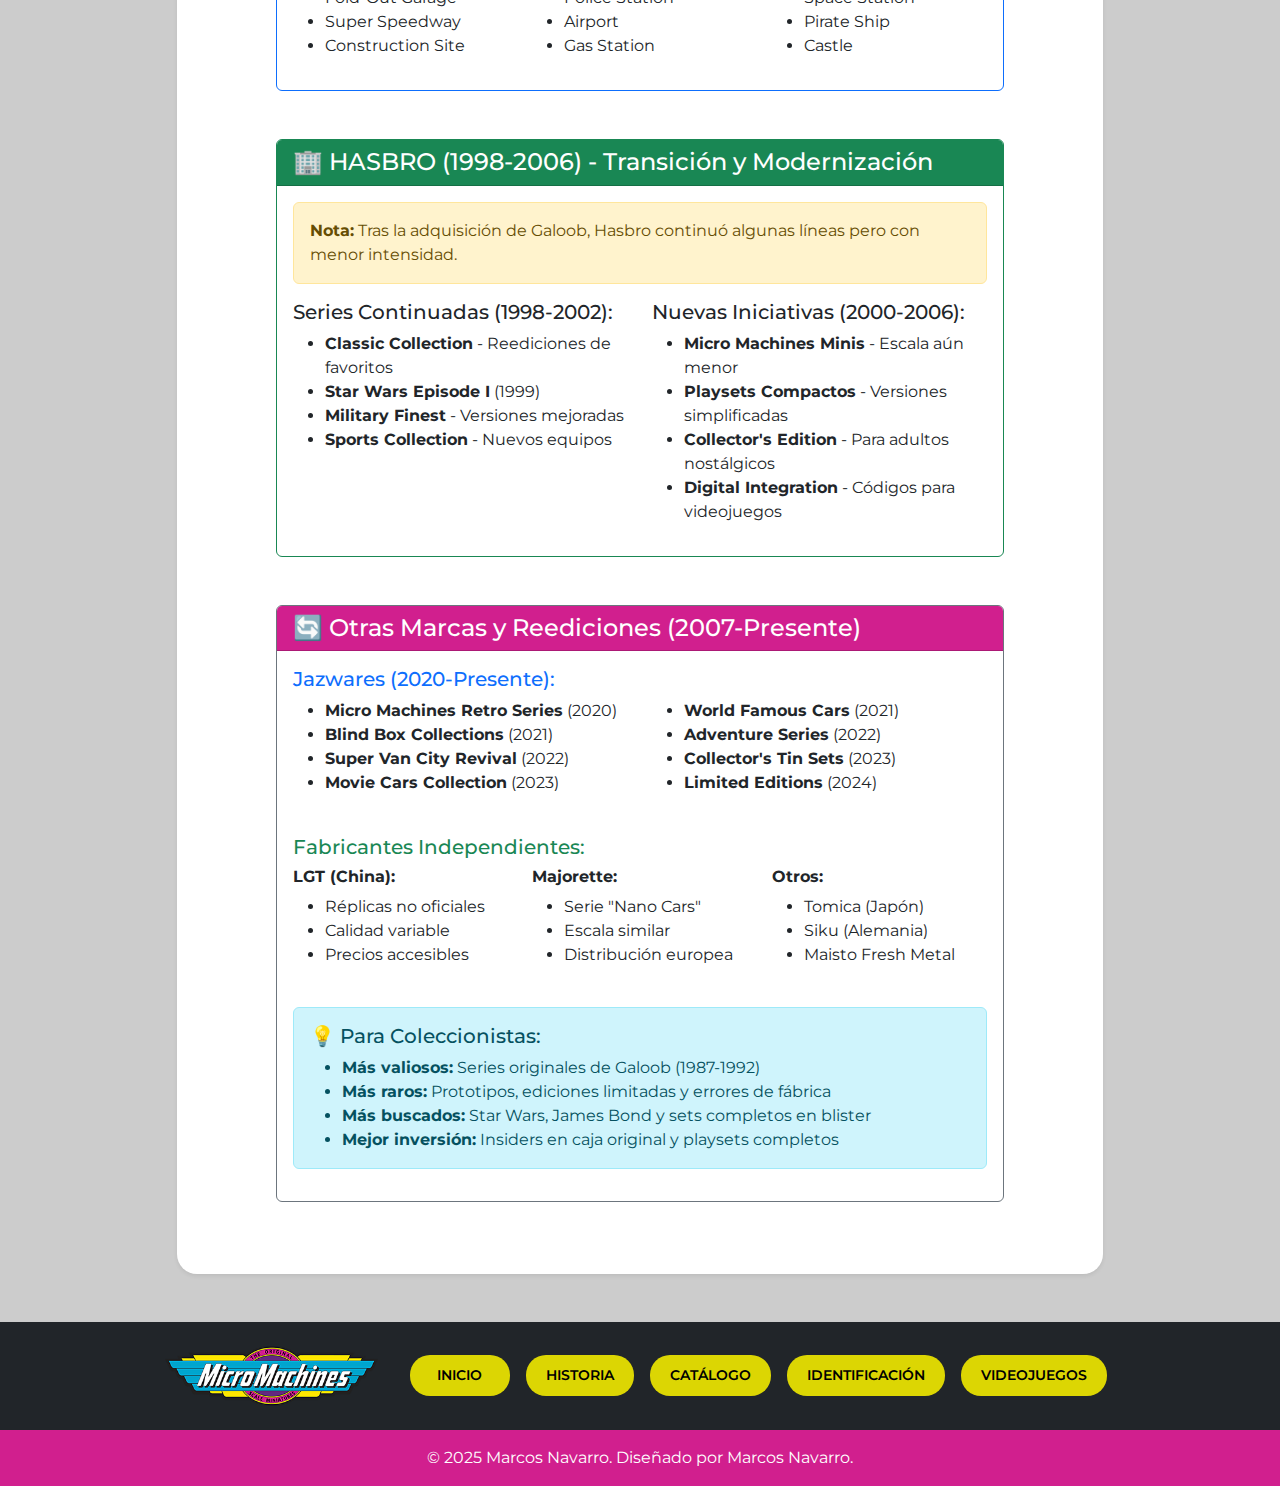
<file: MicroMachines-Proyecto-TP2/pages/catalogo.html>
<!DOCTYPE html>
<html lang="es">
<head>
    <meta charset="UTF-8">
    <meta name="viewport" content="width=device-width, initial-scale=1.0">
    <title>Catálogo - Micro Machines - Proyecto Personal</title>
    <!-- CSS de Bootstrap -->
    <link href="https://cdn.jsdelivr.net/npm/bootstrap@5.3.2/dist/css/bootstrap.min.css" rel="stylesheet">
    <!-- CSS personalizado -->
    <link rel="stylesheet" href="../css/styles.css">
    <!-- Fuentes de Google -->
    <link rel="preconnect" href="https://fonts.googleapis.com">
    <link rel="preconnect" href="https://fonts.gstatic.com" crossorigin>
    <link href="https://fonts.googleapis.com/css2?family=Montserrat:ital,wght@0,100..900;1,100..900&display=swap" rel="stylesheet">
</head>
<body>
    <!-- Sección del encabezado -->
    <header class="bg-primary">
        <div class="container">
            <nav class="navbar navbar-expand-lg navbar-dark py-3">
                <!-- Logo -->
                <a class="navbar-brand mx-auto mx-lg-0" href="../index.html">
                    <img id="logo-top" src="../images/logo.png" alt="Logo Micro Machines" class="img-fluid">
                </a>
                
                <!-- Botón hamburguesa -->
                <button class="navbar-toggler" type="button" data-bs-toggle="collapse" data-bs-target="#navbarNav" 
                        aria-controls="navbarNav" aria-expanded="false" aria-label="Toggle navigation">
                    <span class="navbar-toggler-icon"></span>
                </button>
                
                <!-- Menú desplegable -->
                <div class="collapse navbar-collapse justify-content-center" id="navbarNav">
                    <ul class="navbar-nav" id="menu-top">
                        <li class="nav-item mx-2">
                            <a class="nav-link menu-mm-top" href="../index.html">Inicio</a>
                        </li>
                        <li class="nav-item mx-2">
                            <a class="nav-link menu-mm-top" href="../pages/historia.html">Historia</a>
                        </li>
                        <li class="nav-item mx-2">
                            <a class="nav-link menu-mm-top active" href="../pages/catalogo.html">Catálogo</a>
                        </li>
                        <li class="nav-item mx-2">
                            <a class="nav-link menu-mm-top" href="../pages/identificacion.html">Identificación</a>
                        </li>
                        <li class="nav-item mx-2">
                            <a class="nav-link menu-mm-top" href="../pages/videojuegos.html">Videojuegos</a>
                        </li>
                    </ul>
                </div>
            </nav>
        </div>
    </header>

    <!-- Contenido principal -->
    <main class="bg-light py-5">
        <div class="container">
            <div class="row justify-content-center">
                <div class="col-lg-10">
                    <section id="main-content" class="bg-white rounded-4 p-4 shadow-sm">
                        <!-- Sección del título -->
                        <section class="text-center mb-5" id="title">
                            <h1 class="display-3 fw-medium">Catálogo</h1>
                            <h2 class="h4 fw-light lh-sm">
                                Series completas de Micro Machines por fabricante y año
                            </h2>
                        </section>
                        
                        <!-- Sección de galería de muestra -->
                        <section class="mb-5">
                            <h3 class="h4 text-center mb-4">Muestra de la Colección</h3>
                            <div class="row g-3 justify-content-center" id="mm-cars-menu">
                                <div class="col-lg-2 col-md-3 col-sm-4 col-6">
                                    <div class="mm-car-item">
                                        <img class="mm-car-image img-fluid rounded-3" 
                                             src="../images/cars/micro-1.jpg" 
                                             alt="Muestra Micro Machine 1">
                                    </div>
                                </div>
                                <div class="col-lg-2 col-md-3 col-sm-4 col-6">
                                    <div class="mm-car-item">
                                        <img class="mm-car-image img-fluid rounded-3" 
                                             src="../images/cars/micro-2.jpg" 
                                             alt="Muestra Micro Machine 2">
                                    </div>
                                </div>
                                <div class="col-lg-2 col-md-3 col-sm-4 col-6">
                                    <div class="mm-car-item">
                                        <img class="mm-car-image img-fluid rounded-3" 
                                             src="../images/cars/micro-3.jpg" 
                                             alt="Muestra Micro Machine 3">
                                    </div>
                                </div>
                                <div class="col-lg-2 col-md-3 col-sm-4 col-6">
                                    <div class="mm-car-item">
                                        <img class="mm-car-image img-fluid rounded-3" 
                                             src="../images/cars/micro-4.jpg" 
                                             alt="Muestra Micro Machine 4">
                                    </div>
                                </div>
                                <div class="col-lg-2 col-md-3 col-sm-4 col-6">
                                    <div class="mm-car-item">
                                        <img class="mm-car-image img-fluid rounded-3" 
                                             src="../images/cars/micro-5.jpg" 
                                             alt="Muestra Micro Machine 5">
                                    </div>
                                </div>
                                <div class="col-lg-2 col-md-3 col-sm-4 col-6">
                                    <div class="mm-car-item">
                                        <img class="mm-car-image img-fluid rounded-3" 
                                             src="../images/cars/micro-6.jpg" 
                                             alt="Muestra Micro Machine 6">
                                    </div>
                                </div>
                            </div>
                        </section>

                        <!-- Catálogo completo de series -->
                        <section class="series-catalog">
                            <div class="row justify-content-center">
                                <div class="col-lg-10">
                                    
                                    <!-- Era GALOOB (1987-1998) -->
                                    <div class="card mb-5 border-primary">
                                        <div class="card-header bg-primary text-white">
                                            <h3 class="h4 mb-0">🏭 GALOOB (1987-1998) - La Era Dorada</h3>
                                        </div>
                                        <div class="card-body">
                                            
                                            <!-- Series clásicas -->
                                            <div class="mb-4">
                                                <h4 class="h5 text-primary mb-3">Series Clásicas (1987-1992)</h4>
                                                <div class="row">
                                                    <div class="col-md-6">
                                                        <ul class="list-group list-group-flush">
                                                            <li class="list-group-item"><strong>Original Collection #1-#75</strong> (1987-1989)</li>
                                                            <li class="list-group-item"><strong>Sports Cars</strong> - Ferrari, Lamborghini, Porsche</li>
                                                            <li class="list-group-item"><strong>Emergency Vehicles</strong> - Ambulancias, bomberos, policía</li>
                                                            <li class="list-group-item"><strong>Construction</strong> - Bulldozers, grúas, camiones</li>
                                                        </ul>
                                                    </div>
                                                    <div class="col-md-6">
                                                        <ul class="list-group list-group-flush">
                                                            <li class="list-group-item"><strong>Military</strong> - Tanques, jeeps, helicópteros</li>
                                                            <li class="list-group-item"><strong>Off Road</strong> - 4x4, motos, ATVs</li>
                                                            <li class="list-group-item"><strong>Boats & Planes</strong> - Lanchas, aviones, jets</li>
                                                            <li class="list-group-item"><strong>Motorcycles</strong> - Harley, Kawasaki, Honda</li>
                                                        </ul>
                                                    </div>
                                                </div>
                                            </div>

                                            <!-- Series temáticas -->
                                            <div class="mb-4">
                                                <h4 class="h5 text-success mb-3">Series Temáticas (1990-1995)</h4>
                                                <div class="row">
                                                    <div class="col-md-4">
                                                        <h6><strong>Licencias de Películas:</strong></h6>
                                                        <ul>
                                                            <li>Star Wars (1993-1994)</li>
                                                            <li>Aliens (1992)</li>
                                                            <li>James Bond 007 (1994)</li>
                                                            <li>Terminator 2 (1991)</li>
                                                        </ul>
                                                    </div>
                                                    <div class="col-md-4">
                                                        <h6><strong>Series Deportivas:</strong></h6>
                                                        <ul>
                                                            <li>NASCAR Racing (1991-1993)</li>
                                                            <li>Formula 1 (1992)</li>
                                                            <li>Indy 500 (1993)</li>
                                                            <li>Drag Racing (1994)</li>
                                                        </ul>
                                                    </div>
                                                    <div class="col-md-4">
                                                        <h6><strong>Series Especiales:</strong></h6>
                                                        <ul>
                                                            <li>Gold Collection (1995)</li>
                                                            <li>Chrome Collection (1994)</li>
                                                            <li>Glow in the Dark (1993)</li>
                                                            <li>Color Changers (1995)</li>
                                                        </ul>
                                                    </div>
                                                </div>
                                            </div>

                                            <!-- Sets de juego -->
                                            <div class="mb-4">
                                                <h4 class="h5 text-warning mb-3">Playsets y Sets Especiales (1988-1998)</h4>
                                                <div class="row">
                                                    <div class="col-md-6">
                                                        <h6><strong>Super Van City:</strong></h6>
                                                        <ul>
                                                            <li>Tool Box Speedway (1989)</li>
                                                            <li>Fold-Out Garage (1990)</li>
                                                            <li>Super Speedway (1991)</li>
                                                            <li>Construction Site (1992)</li>
                                                        </ul>
                                                    </div>
                                                    <div class="col-md-6">
                                                        <h6><strong>Hiways & Byways:</strong></h6>
                                                        <ul>
                                                            <li>Travel City (1993)</li>
                                                            <li>Auto World (1994)</li>
                                                            <li>Big Rig City (1995)</li>
                                                            <li>Emergency Rescue (1996)</li>
                                                        </ul>
                                                    </div>
                                                </div>
                                            </div>

                                            <!-- Insiders transformables -->
                                            <div>
                                                <h4 class="h5 text-info mb-3">Insiders - Transformables (1989-1997)</h4>
                                                <div class="alert alert-info">
                                                    <strong>Concepto único:</strong> Vehículos que se transformaban en playsets completos
                                                </div>
                                                <div class="row">
                                                    <div class="col-md-4">
                                                        <ul>
                                                            <li>Toolbox Speedway</li>
                                                            <li>Fold-Out Garage</li>
                                                            <li>Super Speedway</li>
                                                            <li>Construction Site</li>
                                                        </ul>
                                                    </div>
                                                    <div class="col-md-4">
                                                        <ul>
                                                            <li>Fire Station</li>
                                                            <li>Police Station</li>
                                                            <li>Airport</li>
                                                            <li>Gas Station</li>
                                                        </ul>
                                                    </div>
                                                    <div class="col-md-4">
                                                        <ul>
                                                            <li>Military Base</li>
                                                            <li>Space Station</li>
                                                            <li>Pirate Ship</li>
                                                            <li>Castle</li>
                                                        </ul>
                                                    </div>
                                                </div>
                                            </div>
                                        </div>
                                    </div>

                                    <!-- Era HASBRO (1998-2006) -->
                                    <div class="card mb-5 border-success">
                                        <div class="card-header bg-success text-white">
                                            <h3 class="h4 mb-0">🏢 HASBRO (1998-2006) - Transición y Modernización</h3>
                                        </div>
                                        <div class="card-body">
                                            <div class="alert alert-warning">
                                                <strong>Nota:</strong> Tras la adquisición de Galoob, Hasbro continuó algunas líneas pero con menor intensidad.
                                            </div>
                                            
                                            <div class="row">
                                                <div class="col-md-6">
                                                    <h5>Series Continuadas (1998-2002):</h5>
                                                    <ul>
                                                        <li><strong>Classic Collection</strong> - Reediciones de favoritos</li>
                                                        <li><strong>Star Wars Episode I</strong> (1999)</li>
                                                        <li><strong>Military Finest</strong> - Versiones mejoradas</li>
                                                        <li><strong>Sports Collection</strong> - Nuevos equipos</li>
                                                    </ul>
                                                </div>
                                                <div class="col-md-6">
                                                    <h5>Nuevas Iniciativas (2000-2006):</h5>
                                                    <ul>
                                                        <li><strong>Micro Machines Minis</strong> - Escala aún menor</li>
                                                        <li><strong>Playsets Compactos</strong> - Versiones simplificadas</li>
                                                        <li><strong>Collector's Edition</strong> - Para adultos nostálgicos</li>
                                                        <li><strong>Digital Integration</strong> - Códigos para videojuegos</li>
                                                    </ul>
                                                </div>
                                            </div>
                                        </div>
                                    </div>

                                    <!-- Otras marcas y reediciones -->
                                    <div class="card mb-5 border-secondary">
                                        <div class="card-header bg-secondary text-white">
                                            <h3 class="h4 mb-0">🔄 Otras Marcas y Reediciones (2007-Presente)</h3>
                                        </div>
                                        <div class="card-body">
                                            
                                            <div class="mb-4">
                                                <h5 class="text-primary">Jazwares (2020-Presente):</h5>
                                                <div class="row">
                                                    <div class="col-md-6">
                                                        <ul>
                                                            <li><strong>Micro Machines Retro Series</strong> (2020)</li>
                                                            <li><strong>Blind Box Collections</strong> (2021)</li>
                                                            <li><strong>Super Van City Revival</strong> (2022)</li>
                                                            <li><strong>Movie Cars Collection</strong> (2023)</li>
                                                        </ul>
                                                    </div>
                                                    <div class="col-md-6">
                                                        <ul>
                                                            <li><strong>World Famous Cars</strong> (2021)</li>
                                                            <li><strong>Adventure Series</strong> (2022)</li>
                                                            <li><strong>Collector's Tin Sets</strong> (2023)</li>
                                                            <li><strong>Limited Editions</strong> (2024)</li>
                                                        </ul>
                                                    </div>
                                                </div>
                                            </div>

                                            <div class="mb-4">
                                                <h5 class="text-success">Fabricantes Independientes:</h5>
                                                <div class="row">
                                                    <div class="col-md-4">
                                                        <h6><strong>LGT (China):</strong></h6>
                                                        <ul>
                                                            <li>Réplicas no oficiales</li>
                                                            <li>Calidad variable</li>
                                                            <li>Precios accesibles</li>
                                                        </ul>
                                                    </div>
                                                    <div class="col-md-4">
                                                        <h6><strong>Majorette:</strong></h6>
                                                        <ul>
                                                            <li>Serie "Nano Cars"</li>
                                                            <li>Escala similar</li>
                                                            <li>Distribución europea</li>
                                                        </ul>
                                                    </div>
                                                    <div class="col-md-4">
                                                        <h6><strong>Otros:</strong></h6>
                                                        <ul>
                                                            <li>Tomica (Japón)</li>
                                                            <li>Siku (Alemania)</li>
                                                            <li>Maisto Fresh Metal</li>
                                                        </ul>
                                                    </div>
                                                </div>
                                            </div>

                                            <div class="alert alert-info">
                                                <h5 class="alert-heading">💡 Para Coleccionistas:</h5>
                                                <ul class="mb-0">
                                                    <li><strong>Más valiosos:</strong> Series originales de Galoob (1987-1992)</li>
                                                    <li><strong>Más raros:</strong> Prototipos, ediciones limitadas y errores de fábrica</li>
                                                    <li><strong>Más buscados:</strong> Star Wars, James Bond y sets completos en blister</li>
                                                    <li><strong>Mejor inversión:</strong> Insiders en caja original y playsets completos</li>
                                                </ul>
                                            </div>
                                        </div>
                                    </div>

                                </div>
                            </div>
                        </section>
                    </section>
                </div>
            </div>
        </div>
    </main>

    <!-- Pie de página -->
    <footer class="bg-dark">
        <div class="container py-4">
            <div class="row justify-content-center align-items-center" id="menu-and-logo-footer">
                <div class="col-auto">
                    <img id="logo-bottom" src="../images/logo.png" alt="Logo Micro Machines" class="img-fluid">
                </div>
                <div class="col-auto">
                    <ul class="nav" id="menu-bottom">
                        <li class="nav-item mx-2">
                            <a class="nav-link menu-mm-bot" href="../index.html">Inicio</a>
                        </li>
                        <li class="nav-item mx-2">
                            <a class="nav-link menu-mm-bot" href="../pages/historia.html">Historia</a>
                        </li>
                        <li class="nav-item mx-2">
                            <a class="nav-link menu-mm-bot" href="../pages/catalogo.html">Catálogo</a>
                        </li>
                        <li class="nav-item mx-2">
                            <a class="nav-link menu-mm-bot" href="../pages/identificacion.html">Identificación</a>
                        </li>
                        <li class="nav-item mx-2">
                            <a class="nav-link menu-mm-bot" href="../pages/videojuegos.html">Videojuegos</a>
                        </li>
                    </ul>
                </div>
            </div>
        </div>
        <!-- Sección de derechos de autor -->
        <div class="bg-secondary text-center py-3" id="footer-copyright">
            <p class="mb-0 text-white">© 2025 Marcos Navarro. Diseñado por Marcos Navarro.</p>
        </div>
    </footer>

    <!-- JavaScript de Bootstrap -->
    <script src="https://cdn.jsdelivr.net/npm/bootstrap@5.3.2/dist/js/bootstrap.bundle.min.js"></script>
</body>
</html>
</file>
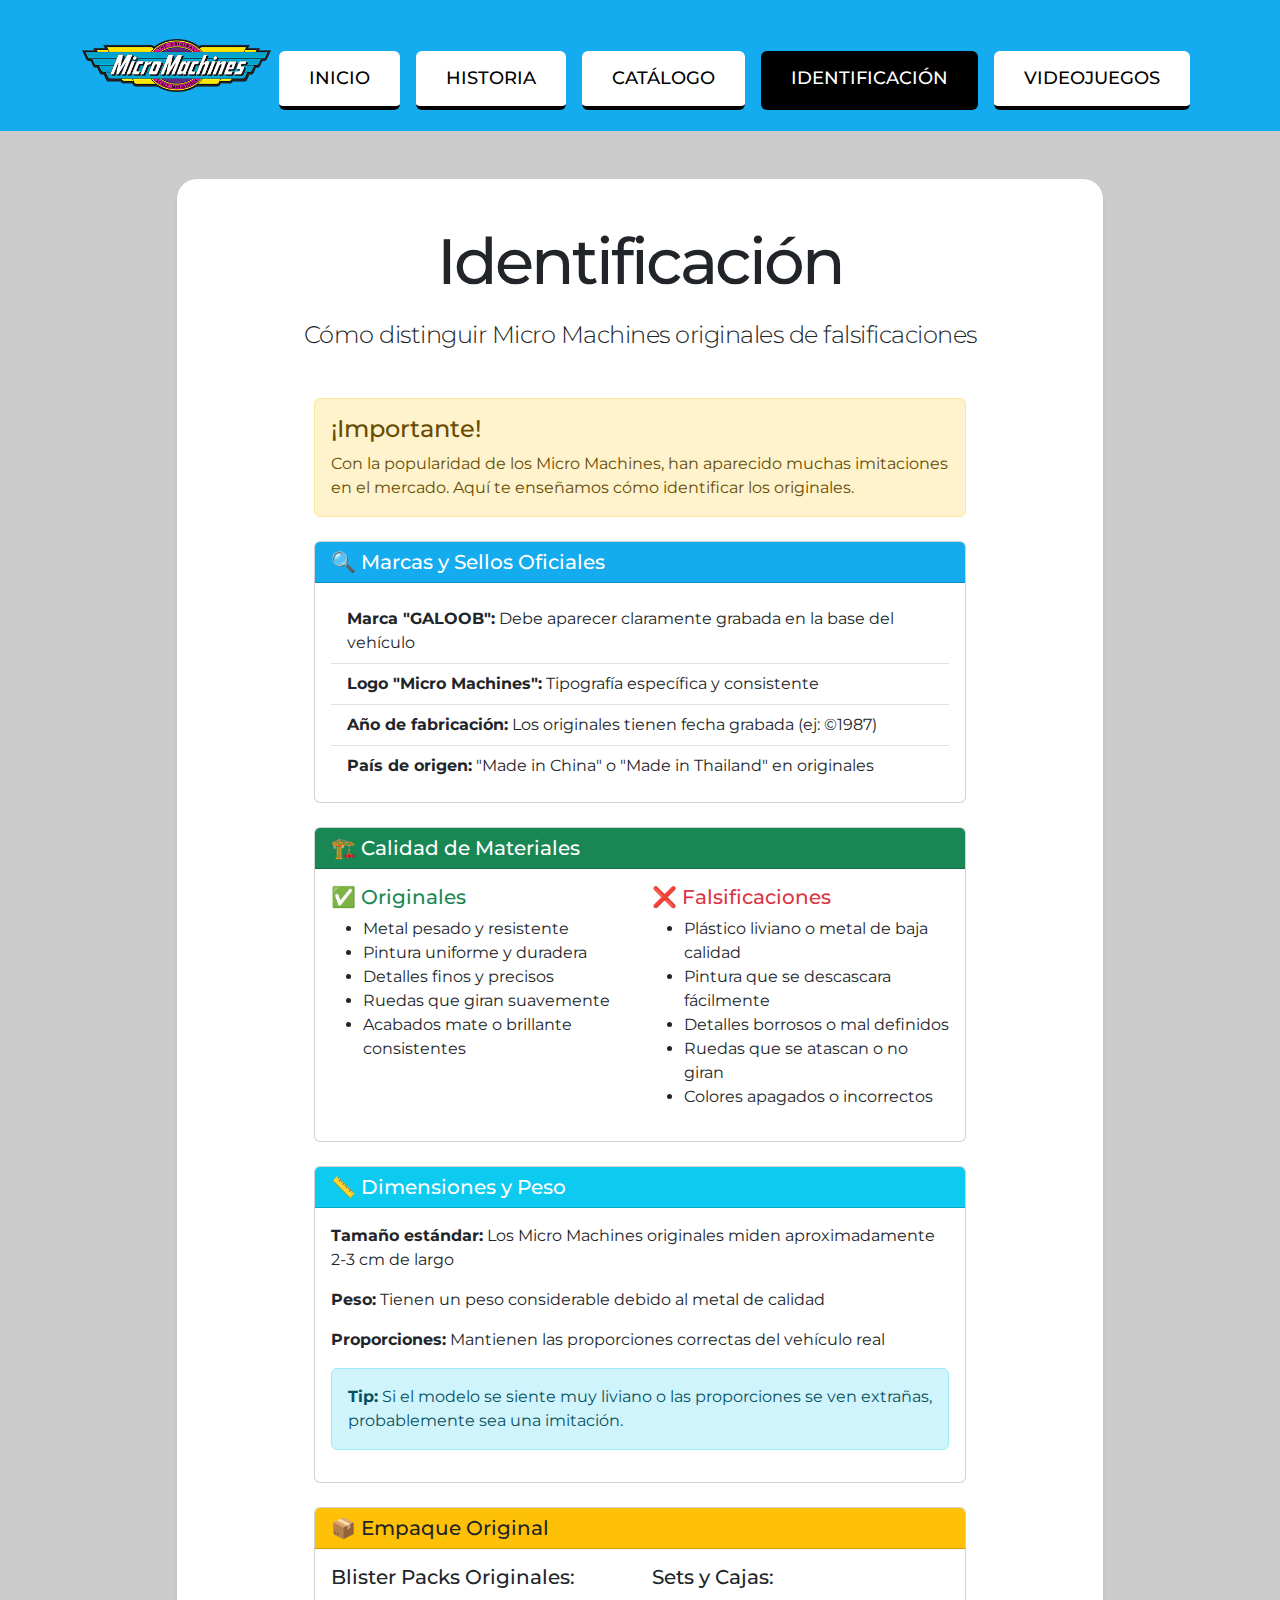
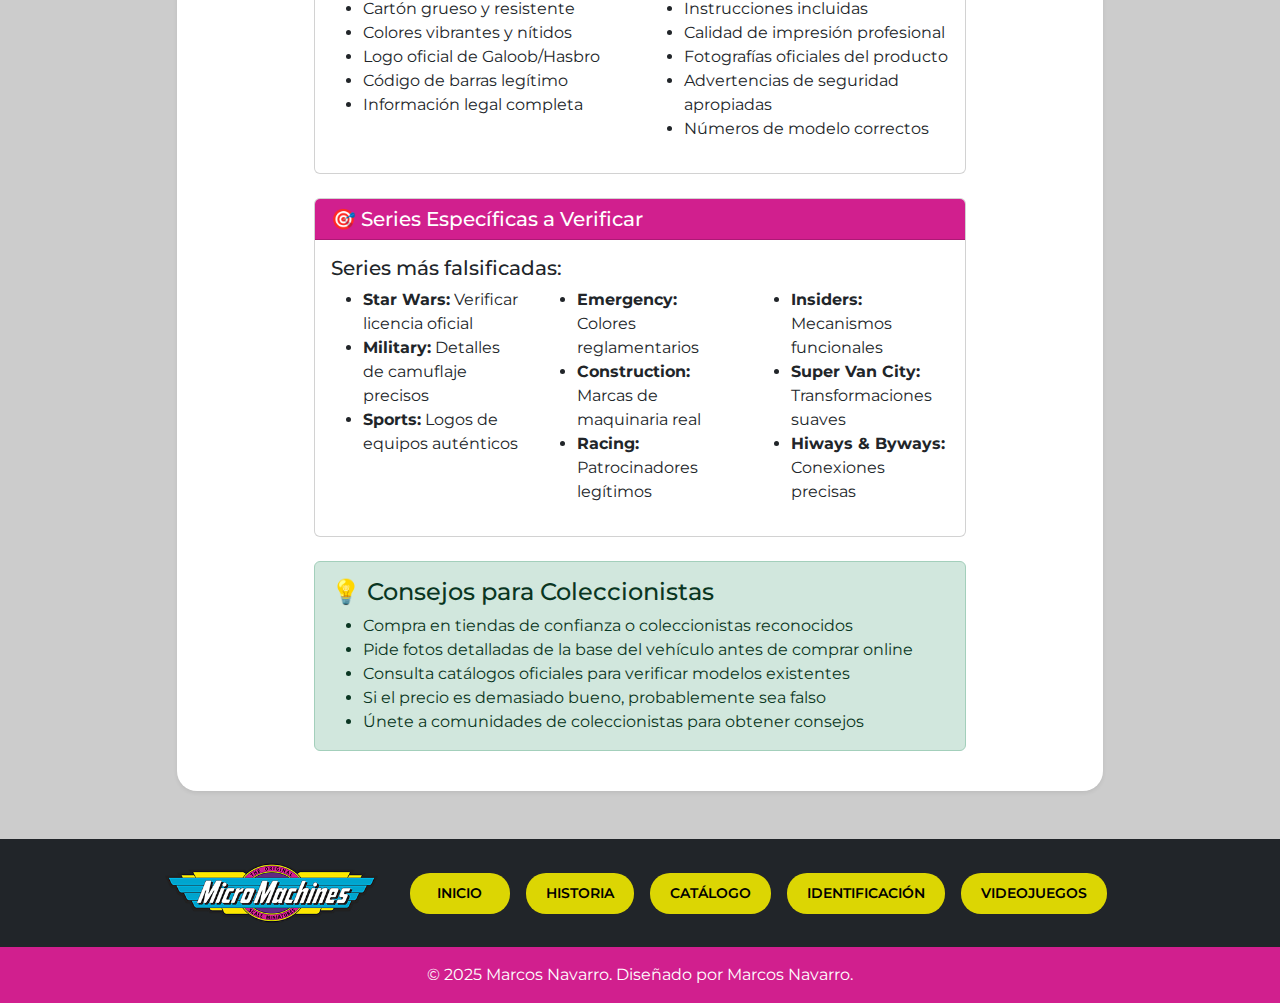
<file: MicroMachines-Proyecto-TP2/pages/identificacion.html>
<!DOCTYPE html>
<html lang="es">
<head>
    <meta charset="UTF-8">
    <meta name="viewport" content="width=device-width, initial-scale=1.0">
    <title>Identificación - Micro Machines - Proyecto Personal</title>
    <!-- CSS de Bootstrap -->
    <link href="https://cdn.jsdelivr.net/npm/bootstrap@5.3.2/dist/css/bootstrap.min.css" rel="stylesheet">
    <!-- CSS personalizado -->
    <link rel="stylesheet" href="../css/styles.css">
    <!-- Fuentes de Google -->
    <link rel="preconnect" href="https://fonts.googleapis.com">
    <link rel="preconnect" href="https://fonts.gstatic.com" crossorigin>
    <link href="https://fonts.googleapis.com/css2?family=Montserrat:ital,wght@0,100..900;1,100..900&display=swap" rel="stylesheet">
</head>
<body>
    <!-- Sección del encabezado -->
    <header class="bg-primary">
        <div class="container">
            <nav class="navbar navbar-expand-lg navbar-dark py-3">
                <!-- Logo -->
                <a class="navbar-brand mx-auto mx-lg-0" href="../index.html">
                    <img id="logo-top" src="../images/logo.png" alt="Logo Micro Machines" class="img-fluid">
                </a>
                
                <!-- Botón hamburguesa -->
                <button class="navbar-toggler" type="button" data-bs-toggle="collapse" data-bs-target="#navbarNav" 
                        aria-controls="navbarNav" aria-expanded="false" aria-label="Toggle navigation">
                    <span class="navbar-toggler-icon"></span>
                </button>
                
                <!-- Menú desplegable -->
                <div class="collapse navbar-collapse justify-content-center" id="navbarNav">
                    <ul class="navbar-nav" id="menu-top">
                        <li class="nav-item mx-2">
                            <a class="nav-link menu-mm-top" href="../index.html">Inicio</a>
                        </li>
                        <li class="nav-item mx-2">
                            <a class="nav-link menu-mm-top" href="../pages/historia.html">Historia</a>
                        </li>
                        <li class="nav-item mx-2">
                            <a class="nav-link menu-mm-top" href="../pages/catalogo.html">Catálogo</a>
                        </li>
                        <li class="nav-item mx-2">
                            <a class="nav-link menu-mm-top active" href="../pages/identificacion.html">Identificación</a>
                        </li>
                        <li class="nav-item mx-2">
                            <a class="nav-link menu-mm-top" href="../pages/videojuegos.html">Videojuegos</a>
                        </li>
                    </ul>
                </div>
            </nav>
        </div>
    </header>

    <!-- Contenido principal -->
    <main class="bg-light py-5">
        <div class="container">
            <div class="row justify-content-center">
                <div class="col-lg-10">
                    <section id="main-content" class="bg-white rounded-4 p-4 shadow-sm">
                        <!-- Sección del título -->
                        <section class="text-center mb-5" id="title">
                            <h1 class="display-3 fw-medium">Identificación</h1>
                            <h2 class="h4 fw-light lh-sm">
                                Cómo distinguir Micro Machines originales de falsificaciones
                            </h2>
                        </section>
                        
                        <!-- Contenido de identificación -->
                        <section class="identificacion-content">
                            <div class="row justify-content-center">
                                <div class="col-lg-9">
                                    <div class="alert alert-warning mb-4" role="alert">
                                        <h4 class="alert-heading">¡Importante!</h4>
                                        <p class="mb-0">Con la popularidad de los Micro Machines, han aparecido muchas imitaciones en el mercado. Aquí te enseñamos cómo identificar los originales.</p>
                                    </div>

                                    <!-- Marcas y Sellos -->
                                    <div class="card mb-4">
                                        <div class="card-header bg-primary text-white">
                                            <h3 class="h5 mb-0">🔍 Marcas y Sellos Oficiales</h3>
                                        </div>
                                        <div class="card-body">
                                            <ul class="list-group list-group-flush">
                                                <li class="list-group-item">
                                                    <strong>Marca "GALOOB":</strong> Debe aparecer claramente grabada en la base del vehículo
                                                </li>
                                                <li class="list-group-item">
                                                    <strong>Logo "Micro Machines":</strong> Tipografía específica y consistente
                                                </li>
                                                <li class="list-group-item">
                                                    <strong>Año de fabricación:</strong> Los originales tienen fecha grabada (ej: ©1987)
                                                </li>
                                                <li class="list-group-item">
                                                    <strong>País de origen:</strong> "Made in China" o "Made in Thailand" en originales
                                                </li>
                                            </ul>
                                        </div>
                                    </div>

                                    <!-- Calidad de Materiales -->
                                    <div class="card mb-4">
                                        <div class="card-header bg-success text-white">
                                            <h3 class="h5 mb-0">🏗️ Calidad de Materiales</h3>
                                        </div>
                                        <div class="card-body">
                                            <div class="row">
                                                <div class="col-md-6">
                                                    <!-- En estas secciones en adelante pense que era buena idea usar emojis, agrega valor visual sin tener que subir imagenes nuevas, tambien cargan mucho mas rapido =) -->
                                                    <h5 class="text-success">✅ Originales</h5>
                                                    <ul>
                                                        <li>Metal pesado y resistente</li>
                                                        <li>Pintura uniforme y duradera</li>
                                                        <li>Detalles finos y precisos</li>
                                                        <li>Ruedas que giran suavemente</li>
                                                        <li>Acabados mate o brillante consistentes</li>
                                                    </ul>
                                                </div>
                                                <div class="col-md-6">
                                                    <h5 class="text-danger">❌ Falsificaciones</h5>
                                                    <ul>
                                                        <li>Plástico liviano o metal de baja calidad</li>
                                                        <li>Pintura que se descascara fácilmente</li>
                                                        <li>Detalles borrosos o mal definidos</li>
                                                        <li>Ruedas que se atascan o no giran</li>
                                                        <li>Colores apagados o incorrectos</li>
                                                    </ul>
                                                </div>
                                            </div>
                                        </div>
                                    </div>

                                    <!-- Dimensiones y Peso -->
                                    <div class="card mb-4">
                                        <div class="card-header bg-info text-white">
                                            <h3 class="h5 mb-0">📏 Dimensiones y Peso</h3>
                                        </div>
                                        <div class="card-body">
                                            <p><strong>Tamaño estándar:</strong> Los Micro Machines originales miden aproximadamente 2-3 cm de largo</p>
                                            <p><strong>Peso:</strong> Tienen un peso considerable debido al metal de calidad</p>
                                            <p><strong>Proporciones:</strong> Mantienen las proporciones correctas del vehículo real</p>
                                            <div class="alert alert-info">
                                                <strong>Tip:</strong> Si el modelo se siente muy liviano o las proporciones se ven extrañas, probablemente sea una imitación.
                                            </div>
                                        </div>
                                    </div>

                                    <!-- Empaque Original -->
                                    <div class="card mb-4">
                                        <div class="card-header bg-warning text-dark">
                                            <h3 class="h5 mb-0">📦 Empaque Original</h3>
                                        </div>
                                        <div class="card-body">
                                            <div class="row">
                                                <div class="col-md-6">
                                                    <h5>Blister Packs Originales:</h5>
                                                    <ul>
                                                        <li>Cartón grueso y resistente</li>
                                                        <li>Colores vibrantes y nítidos</li>
                                                        <li>Logo oficial de Galoob/Hasbro</li>
                                                        <li>Código de barras legítimo</li>
                                                        <li>Información legal completa</li>
                                                    </ul>
                                                </div>
                                                <div class="col-md-6">
                                                    <h5>Sets y Cajas:</h5>
                                                    <ul>
                                                        <li>Instrucciones incluidas</li>
                                                        <li>Calidad de impresión profesional</li>
                                                        <li>Fotografías oficiales del producto</li>
                                                        <li>Advertencias de seguridad apropiadas</li>
                                                        <li>Números de modelo correctos</li>
                                                    </ul>
                                                </div>
                                            </div>
                                        </div>
                                    </div>

                                    <!-- Series Específicas -->
                                    <div class="card mb-4">
                                        <div class="card-header bg-secondary text-white">
                                            <h3 class="h5 mb-0">🎯 Series Específicas a Verificar</h3>
                                        </div>
                                        <div class="card-body">
                                            <h5>Series más falsificadas:</h5>
                                            <div class="row">
                                                <div class="col-md-4">
                                                    <ul>
                                                        <li><strong>Star Wars:</strong> Verificar licencia oficial</li>
                                                        <li><strong>Military:</strong> Detalles de camuflaje precisos</li>
                                                        <li><strong>Sports:</strong> Logos de equipos auténticos</li>
                                                    </ul>
                                                </div>
                                                <div class="col-md-4">
                                                    <ul>
                                                        <li><strong>Emergency:</strong> Colores reglamentarios</li>
                                                        <li><strong>Construction:</strong> Marcas de maquinaria real</li>
                                                        <li><strong>Racing:</strong> Patrocinadores legítimos</li>
                                                    </ul>
                                                </div>
                                                <div class="col-md-4">
                                                    <ul>
                                                        <li><strong>Insiders:</strong> Mecanismos funcionales</li>
                                                        <li><strong>Super Van City:</strong> Transformaciones suaves</li>
                                                        <li><strong>Hiways & Byways:</strong> Conexiones precisas</li>
                                                    </ul>
                                                </div>
                                            </div>
                                        </div>
                                    </div>

                                    <!-- Consejos Finales -->
                                    <div class="alert alert-success" role="alert">
                                        <h4 class="alert-heading">💡 Consejos para Coleccionistas</h4>
                                        <ul class="mb-0">
                                            <li>Compra en tiendas de confianza o coleccionistas reconocidos</li>
                                            <li>Pide fotos detalladas de la base del vehículo antes de comprar online</li>
                                            <li>Consulta catálogos oficiales para verificar modelos existentes</li>
                                            <li>Si el precio es demasiado bueno, probablemente sea falso</li>
                                            <li>Únete a comunidades de coleccionistas para obtener consejos</li>
                                        </ul>
                                    </div>
                                </div>
                            </div>
                        </section>
                    </section>
                </div>
            </div>
        </div>
    </main>

    <!-- Pie de página -->
    <footer class="bg-dark">
        <div class="container py-4">
            <div class="row justify-content-center align-items-center" id="menu-and-logo-footer">
                <div class="col-auto">
                    <img id="logo-bottom" src="../images/logo.png" alt="Logo Micro Machines" class="img-fluid">
                </div>
                <div class="col-auto">
                    <ul class="nav" id="menu-bottom">
                        <li class="nav-item mx-2">
                            <a class="nav-link menu-mm-bot" href="../index.html">Inicio</a>
                        </li>
                        <li class="nav-item mx-2">
                            <a class="nav-link menu-mm-bot" href="../pages/historia.html">Historia</a>
                        </li>
                        <li class="nav-item mx-2">
                            <a class="nav-link menu-mm-bot" href="../pages/catalogo.html">Catálogo</a>
                        </li>
                        <li class="nav-item mx-2">
                            <a class="nav-link menu-mm-bot" href="../pages/identificacion.html">Identificación</a>
                        </li>
                        <li class="nav-item mx-2">
                            <a class="nav-link menu-mm-bot" href="../pages/videojuegos.html">Videojuegos</a>
                        </li>
                    </ul>
                </div>
            </div>
        </div>
        <!-- Sección de derechos de autor -->
        <div class="bg-secondary text-center py-3" id="footer-copyright">
            <p class="mb-0 text-white">© 2025 Marcos Navarro. Diseñado por Marcos Navarro.</p>
        </div>
    </footer>

    <!-- JavaScript de Bootstrap -->
    <script src="https://cdn.jsdelivr.net/npm/bootstrap@5.3.2/dist/js/bootstrap.bundle.min.js"></script>
</body>
</html>
</file>
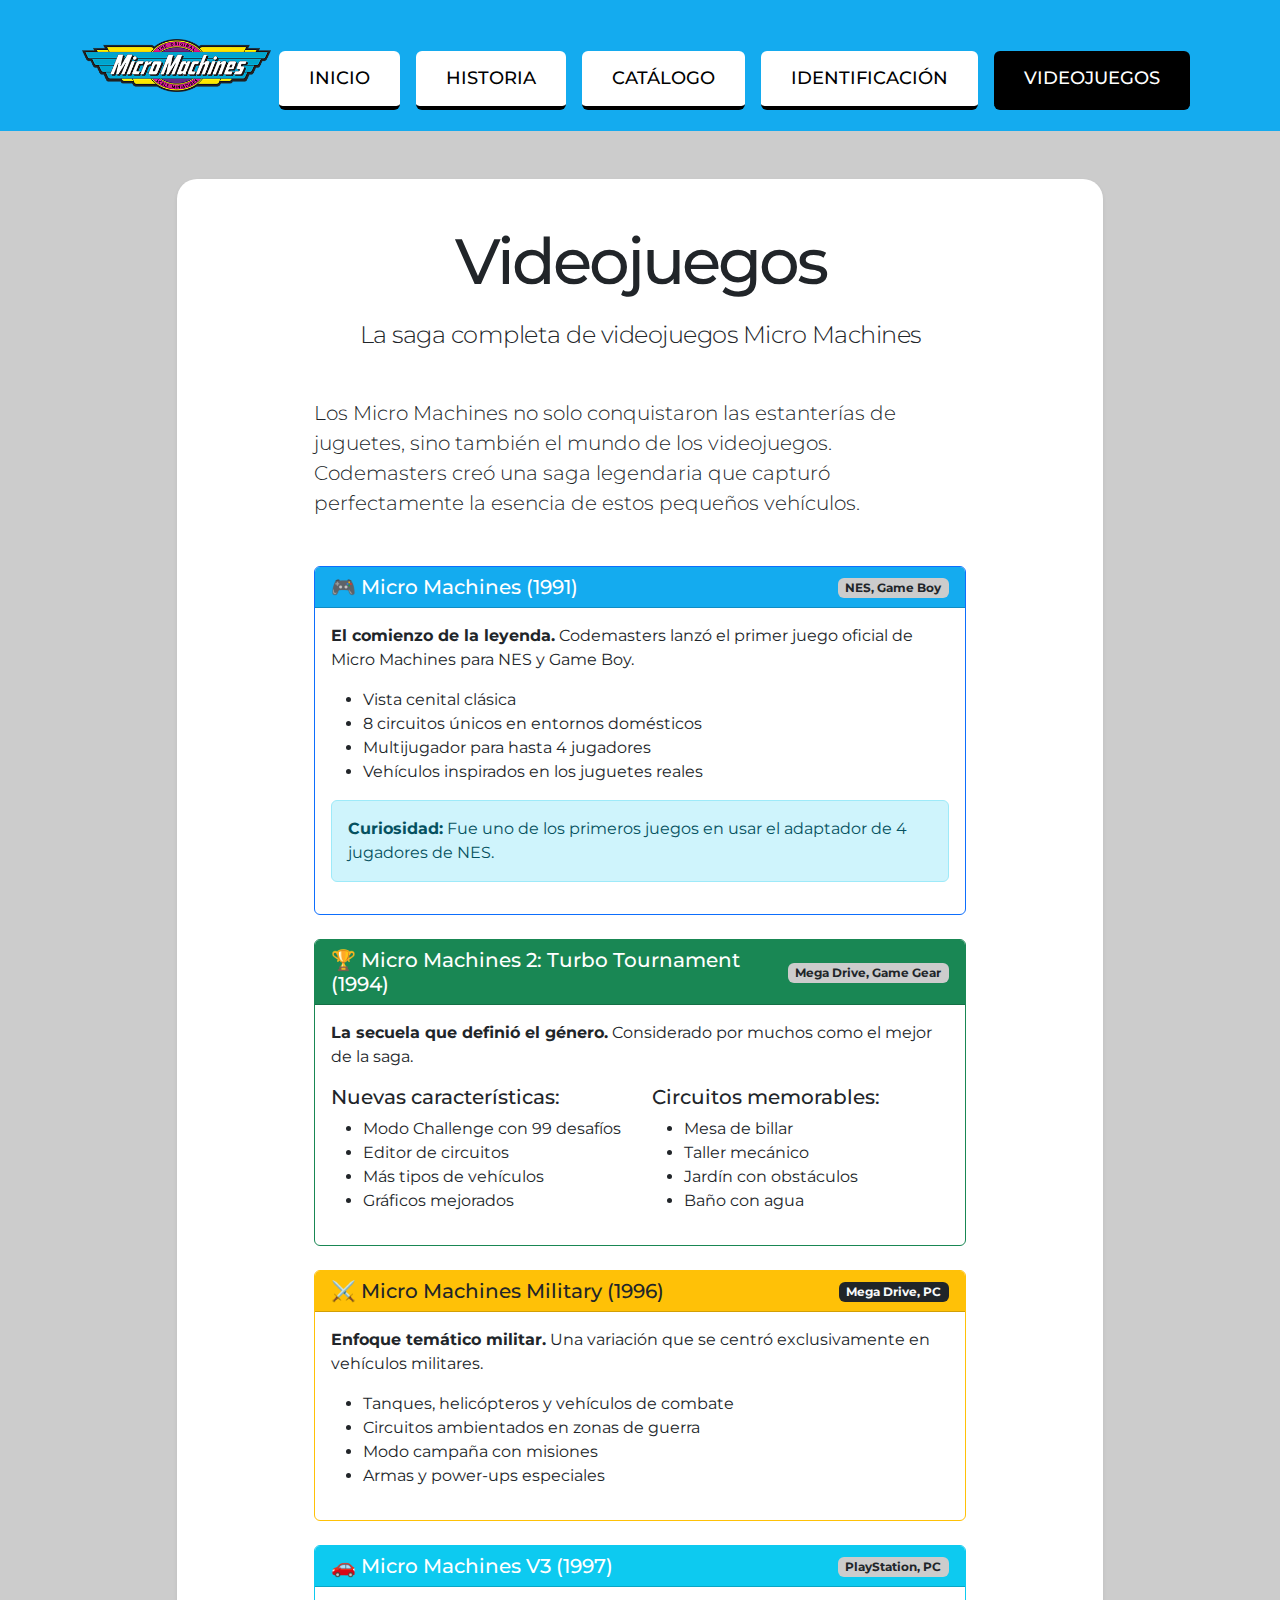
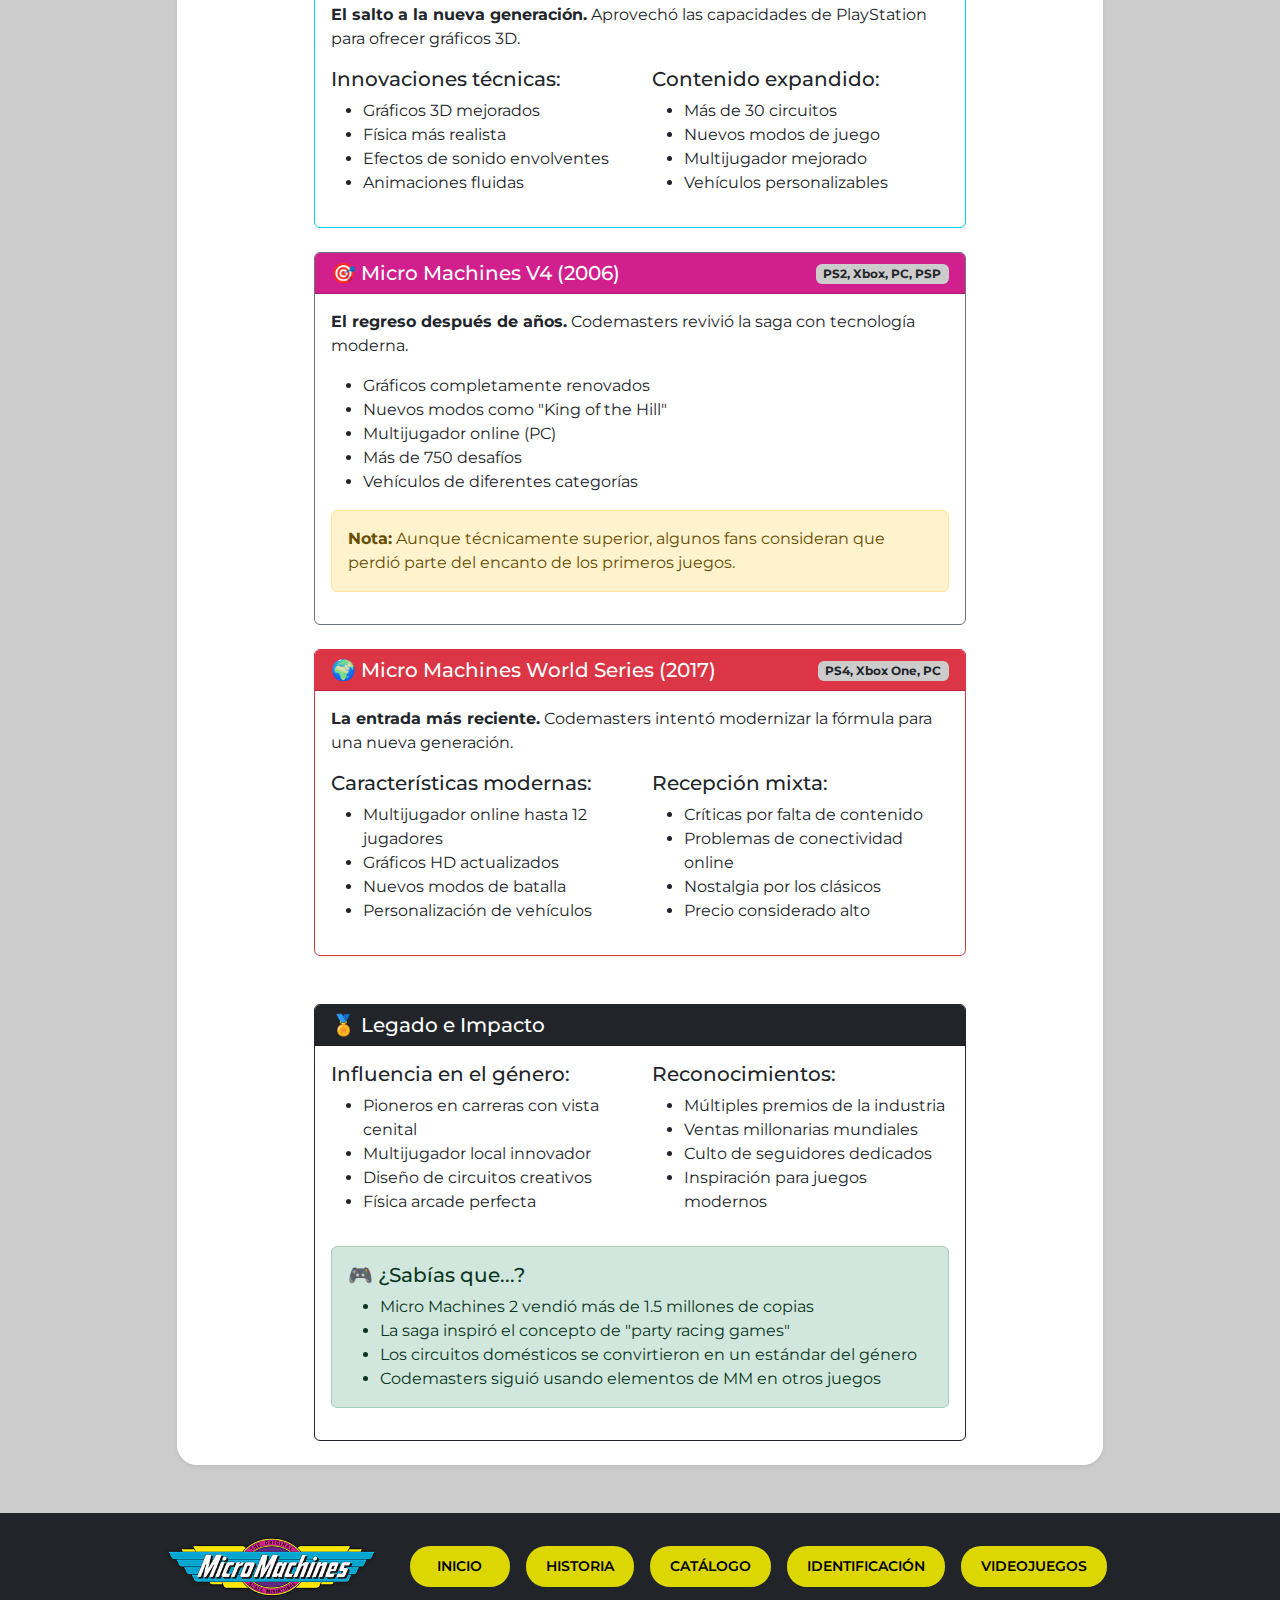
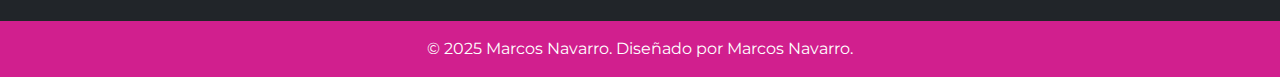
<file: MicroMachines-Proyecto-TP2/pages/videojuegos.html>
<!DOCTYPE html>
<html lang="es">
<head>
    <meta charset="UTF-8">
    <meta name="viewport" content="width=device-width, initial-scale=1.0">
    <title>Videojuegos - Micro Machines - Proyecto Personal</title>
    <!-- CSS de Bootstrap -->
    <link href="https://cdn.jsdelivr.net/npm/bootstrap@5.3.2/dist/css/bootstrap.min.css" rel="stylesheet">
    <!-- CSS personalizado -->
    <link rel="stylesheet" href="../css/styles.css">
    <!-- Fuentes de Google -->
    <link rel="preconnect" href="https://fonts.googleapis.com">
    <link rel="preconnect" href="https://fonts.gstatic.com" crossorigin>
    <link href="https://fonts.googleapis.com/css2?family=Montserrat:ital,wght@0,100..900;1,100..900&display=swap" rel="stylesheet">
</head>
<body>
    <!-- Sección del encabezado -->
    <header class="bg-primary">
        <div class="container">
            <nav class="navbar navbar-expand-lg navbar-dark py-3">
                <!-- Logo -->
                <a class="navbar-brand mx-auto mx-lg-0" href="../index.html">
                    <img id="logo-top" src="../images/logo.png" alt="Logo Micro Machines" class="img-fluid">
                </a>
                
                <!-- Botón hamburguesa -->
                <button class="navbar-toggler" type="button" data-bs-toggle="collapse" data-bs-target="#navbarNav" 
                        aria-controls="navbarNav" aria-expanded="false" aria-label="Toggle navigation">
                    <span class="navbar-toggler-icon"></span>
                </button>
                
                <!-- Menú desplegable -->
                <div class="collapse navbar-collapse justify-content-center" id="navbarNav">
                    <ul class="navbar-nav" id="menu-top">
                        <li class="nav-item mx-2">
                            <a class="nav-link menu-mm-top" href="../index.html">Inicio</a>
                        </li>
                        <li class="nav-item mx-2">
                            <a class="nav-link menu-mm-top" href="../pages/historia.html">Historia</a>
                        </li>
                        <li class="nav-item mx-2">
                            <a class="nav-link menu-mm-top" href="../pages/catalogo.html">Catálogo</a>
                        </li>
                        <li class="nav-item mx-2">
                            <a class="nav-link menu-mm-top" href="../pages/identificacion.html">Identificación</a>
                        </li>
                        <li class="nav-item mx-2">
                            <a class="nav-link menu-mm-top active" href="../pages/videojuegos.html">Videojuegos</a>
                        </li>
                    </ul>
                </div>
            </nav>
        </div>
    </header>

    <!-- Contenido principal -->
    <main class="bg-light py-5">
        <div class="container">
            <div class="row justify-content-center">
                <div class="col-lg-10">
                    <section id="main-content" class="bg-white rounded-4 p-4 shadow-sm">
                        <!-- Sección del título -->
                        <section class="text-center mb-5" id="title">
                            <h1 class="display-3 fw-medium">Videojuegos</h1>
                            <h2 class="h4 fw-light lh-sm">
                                La saga completa de videojuegos Micro Machines
                            </h2>
                        </section>
                        
                        <!-- Contenido de videojuegos -->
                        <section class="videojuegos-content">
                            <div class="row justify-content-center">
                                <div class="col-lg-9">
                                    <p class="lead mb-5">
                                        Los Micro Machines no solo conquistaron las estanterías de juguetes, sino también 
                                        el mundo de los videojuegos. Codemasters creó una saga legendaria que capturó 
                                        perfectamente la esencia de estos pequeños vehículos.
                                    </p>

                                    <!-- Cronología de juegos -->
                                    <div class="timeline">
                                        <!-- Micro Machines (1991) -->
                                        <div class="card mb-4 border-primary">
                                            <div class="card-header bg-primary text-white">
                                                <div class="row align-items-center">
                                                    <div class="col">
                                                        <h3 class="h5 mb-0">🎮 Micro Machines (1991)</h3>
                                                    </div>
                                                    <div class="col-auto">
                                                        <span class="badge bg-light text-dark">NES, Game Boy</span>
                                                    </div>
                                                </div>
                                            </div>
                                            <div class="card-body">
                                                <p><strong>El comienzo de la leyenda.</strong> Codemasters lanzó el primer juego oficial de Micro Machines para NES y Game Boy.</p>
                                                <ul>
                                                    <li>Vista cenital clásica</li>
                                                    <li>8 circuitos únicos en entornos domésticos</li>
                                                    <li>Multijugador para hasta 4 jugadores</li>
                                                    <li>Vehículos inspirados en los juguetes reales</li>
                                                </ul>
                                                <div class="alert alert-info">
                                                    <strong>Curiosidad:</strong> Fue uno de los primeros juegos en usar el adaptador de 4 jugadores de NES.
                                                </div>
                                            </div>
                                        </div>

                                        <!-- Micro Machines 2: Turbo Tournament (1994) -->
                                        <div class="card mb-4 border-success">
                                            <div class="card-header bg-success text-white">
                                                <div class="row align-items-center">
                                                    <div class="col">
                                                        <h3 class="h5 mb-0">🏆 Micro Machines 2: Turbo Tournament (1994)</h3>
                                                    </div>
                                                    <div class="col-auto">
                                                        <span class="badge bg-light text-dark">Mega Drive, Game Gear</span>
                                                    </div>
                                                </div>
                                            </div>
                                            <div class="card-body">
                                                <p><strong>La secuela que definió el género.</strong> Considerado por muchos como el mejor de la saga.</p>
                                                <div class="row">
                                                    <div class="col-md-6">
                                                        <h5>Nuevas características:</h5>
                                                        <ul>
                                                            <li>Modo Challenge con 99 desafíos</li>
                                                            <li>Editor de circuitos</li>
                                                            <li>Más tipos de vehículos</li>
                                                            <li>Gráficos mejorados</li>
                                                        </ul>
                                                    </div>
                                                    <div class="col-md-6">
                                                        <h5>Circuitos memorables:</h5>
                                                        <ul>
                                                            <li>Mesa de billar</li>
                                                            <li>Taller mecánico</li>
                                                            <li>Jardín con obstáculos</li>
                                                            <li>Baño con agua</li>
                                                        </ul>
                                                    </div>
                                                </div>
                                            </div>
                                        </div>

                                        <!-- Micro Machines Military (1996) -->
                                        <div class="card mb-4 border-warning">
                                            <div class="card-header bg-warning text-dark">
                                                <div class="row align-items-center">
                                                    <div class="col">
                                                        <h3 class="h5 mb-0">⚔️ Micro Machines Military (1996)</h3>
                                                    </div>
                                                    <div class="col-auto">
                                                        <span class="badge bg-dark text-light">Mega Drive, PC</span>
                                                    </div>
                                                </div>
                                            </div>
                                            <div class="card-body">
                                                <p><strong>Enfoque temático militar.</strong> Una variación que se centró exclusivamente en vehículos militares.</p>
                                                <ul>
                                                    <li>Tanques, helicópteros y vehículos de combate</li>
                                                    <li>Circuitos ambientados en zonas de guerra</li>
                                                    <li>Modo campaña con misiones</li>
                                                    <li>Armas y power-ups especiales</li>
                                                </ul>
                                            </div>
                                        </div>

                                        <!-- Micro Machines V3 (1997) -->
                                        <div class="card mb-4 border-info">
                                            <div class="card-header bg-info text-white">
                                                <div class="row align-items-center">
                                                    <div class="col">
                                                        <h3 class="h5 mb-0">🚗 Micro Machines V3 (1997)</h3>
                                                    </div>
                                                    <div class="col-auto">
                                                        <span class="badge bg-light text-dark">PlayStation, PC</span>
                                                    </div>
                                                </div>
                                            </div>
                                            <div class="card-body">
                                                <p><strong>El salto a la nueva generación.</strong> Aprovechó las capacidades de PlayStation para ofrecer gráficos 3D.</p>
                                                <div class="row">
                                                    <div class="col-md-6">
                                                        <h5>Innovaciones técnicas:</h5>
                                                        <ul>
                                                            <li>Gráficos 3D mejorados</li>
                                                            <li>Física más realista</li>
                                                            <li>Efectos de sonido envolventes</li>
                                                            <li>Animaciones fluidas</li>
                                                        </ul>
                                                    </div>
                                                    <div class="col-md-6">
                                                        <h5>Contenido expandido:</h5>
                                                        <ul>
                                                            <li>Más de 30 circuitos</li>
                                                            <li>Nuevos modos de juego</li>
                                                            <li>Multijugador mejorado</li>
                                                            <li>Vehículos personalizables</li>
                                                        </ul>
                                                    </div>
                                                </div>
                                            </div>
                                        </div>

                                        <!-- Micro Machines V4 (2006) -->
                                        <div class="card mb-4 border-secondary">
                                            <div class="card-header bg-secondary text-white">
                                                <div class="row align-items-center">
                                                    <div class="col">
                                                        <h3 class="h5 mb-0">🎯 Micro Machines V4 (2006)</h3>
                                                    </div>
                                                    <div class="col-auto">
                                                        <span class="badge bg-light text-dark">PS2, Xbox, PC, PSP</span>
                                                    </div>
                                                </div>
                                            </div>
                                            <div class="card-body">
                                                <p><strong>El regreso después de años.</strong> Codemasters revivió la saga con tecnología moderna.</p>
                                                <ul>
                                                    <li>Gráficos completamente renovados</li>
                                                    <li>Nuevos modos como "King of the Hill"</li>
                                                    <li>Multijugador online (PC)</li>
                                                    <li>Más de 750 desafíos</li>
                                                    <li>Vehículos de diferentes categorías</li>
                                                </ul>
                                                <div class="alert alert-warning">
                                                    <strong>Nota:</strong> Aunque técnicamente superior, algunos fans consideran que perdió parte del encanto de los primeros juegos.
                                                </div>
                                            </div>
                                        </div>

                                        <!-- Micro Machines World Series (2017) -->
                                        <div class="card mb-4 border-danger">
                                            <div class="card-header bg-danger text-white">
                                                <div class="row align-items-center">
                                                    <div class="col">
                                                        <h3 class="h5 mb-0">🌍 Micro Machines World Series (2017)</h3>
                                                    </div>
                                                    <div class="col-auto">
                                                        <span class="badge bg-light text-dark">PS4, Xbox One, PC</span>
                                                    </div>
                                                </div>
                                            </div>
                                            <div class="card-body">
                                                <p><strong>La entrada más reciente.</strong> Codemasters intentó modernizar la fórmula para una nueva generación.</p>
                                                <div class="row">
                                                    <div class="col-md-6">
                                                        <h5>Características modernas:</h5>
                                                        <ul>
                                                            <li>Multijugador online hasta 12 jugadores</li>
                                                            <li>Gráficos HD actualizados</li>
                                                            <li>Nuevos modos de batalla</li>
                                                            <li>Personalización de vehículos</li>
                                                        </ul>
                                                    </div>
                                                    <div class="col-md-6">
                                                        <h5>Recepción mixta:</h5>
                                                        <ul>
                                                            <li>Críticas por falta de contenido</li>
                                                            <li>Problemas de conectividad online</li>
                                                            <li>Nostalgia por los clásicos</li>
                                                            <li>Precio considerado alto</li>
                                                        </ul>
                                                    </div>
                                                </div>
                                            </div>
                                        </div>
                                    </div>

                                    <!-- Legado e impacto -->
                                    <div class="card mt-5 border-dark">
                                        <div class="card-header bg-dark text-white">
                                            <h3 class="h5 mb-0">🏅 Legado e Impacto</h3>
                                        </div>
                                        <div class="card-body">
                                            <div class="row">
                                                <div class="col-md-6">
                                                    <h5>Influencia en el género:</h5>
                                                    <ul>
                                                        <li>Pioneros en carreras con vista cenital</li>
                                                        <li>Multijugador local innovador</li>
                                                        <li>Diseño de circuitos creativos</li>
                                                        <li>Física arcade perfecta</li>
                                                    </ul>
                                                </div>
                                                <div class="col-md-6">
                                                    <h5>Reconocimientos:</h5>
                                                    <ul>
                                                        <li>Múltiples premios de la industria</li>
                                                        <li>Ventas millonarias mundiales</li>
                                                        <li>Culto de seguidores dedicados</li>
                                                        <li>Inspiración para juegos modernos</li>
                                                    </ul>
                                                </div>
                                            </div>
                                            
                                            <div class="alert alert-success mt-3">
                                                <h5 class="alert-heading">🎮 ¿Sabías que...?</h5>
                                                <ul class="mb-0">
                                                    <li>Micro Machines 2 vendió más de 1.5 millones de copias</li>
                                                    <li>La saga inspiró el concepto de "party racing games"</li>
                                                    <li>Los circuitos domésticos se convirtieron en un estándar del género</li>
                                                    <li>Codemasters siguió usando elementos de MM en otros juegos</li>
                                                </ul>
                                            </div>
                                        </div>
                                    </div>
                                </div>
                            </div>
                        </section>
                    </section>
                </div>
            </div>
        </div>
    </main>

    <!-- Pie de página -->
    <footer class="bg-dark">
        <div class="container py-4">
            <div class="row justify-content-center align-items-center" id="menu-and-logo-footer">
                <div class="col-auto">
                    <img id="logo-bottom" src="../images/logo.png" alt="Logo Micro Machines" class="img-fluid">
                </div>
                <div class="col-auto">
                    <ul class="nav" id="menu-bottom">
                        <li class="nav-item mx-2">
                            <a class="nav-link menu-mm-bot" href="../index.html">Inicio</a>
                        </li>
                        <li class="nav-item mx-2">
                            <a class="nav-link menu-mm-bot" href="../pages/historia.html">Historia</a>
                        </li>
                        <li class="nav-item mx-2">
                            <a class="nav-link menu-mm-bot" href="../pages/catalogo.html">Catálogo</a>
                        </li>
                        <li class="nav-item mx-2">
                            <a class="nav-link menu-mm-bot" href="../pages/identificacion.html">Identificación</a>
                        </li>
                        <li class="nav-item mx-2">
                            <a class="nav-link menu-mm-bot" href="../pages/videojuegos.html">Videojuegos</a>
                        </li>
                    </ul>
                </div>
            </div>
        </div>
        <!-- Sección de derechos de autor -->
        <div class="bg-secondary text-center py-3" id="footer-copyright">
            <p class="mb-0 text-white">© 2025 Marcos Navarro. Diseñado por Marcos Navarro.</p>
        </div>
    </footer>

    <!-- JavaScript de Bootstrap -->
    <script src="https://cdn.jsdelivr.net/npm/bootstrap@5.3.2/dist/js/bootstrap.bundle.min.js"></script>
</body>
</html>
</file>
<file: css/styles.css>
/* ===== ESTILOS SASS MICRO MACHINES ===== */
body {
  font-family: "Montserrat", sans-serif;
  font-size: 1rem;
  margin: 0;
  line-height: 1.6;
}

h1 {
  font-size: 3.5rem;
  font-weight: 500;
  letter-spacing: -3px;
  margin: 20px 0;
}
@media (max-width: 768px) {
  h1 {
    font-size: 2.5rem;
    letter-spacing: -2px;
  }
}

h2 {
  font-size: 1.875rem;
  font-weight: 300;
  line-height: 1.2;
  letter-spacing: -0.5px;
  margin-top: 0;
}
@media (max-width: 768px) {
  h2 {
    font-size: 1.5rem;
  }
}

.bg-primary {
  background-color: #14abef !important;
}

.bg-secondary {
  background-color: #d11f8e !important;
}

.bg-light {
  background-color: #cccccc !important;
}

header {
  background-color: #14abef;
}

#logo-top {
  max-height: 80px;
  width: auto;
  transition: transform 0.3s ease;
}
#logo-top:hover {
  transform: scale(1.1);
}

.navbar-brand {
  padding: 0;
}

.navbar-toggler {
  border: 2px solid #ffffff;
  padding: 8px 12px;
  border-radius: 6px;
  transition: all 0.3s ease;
}
.navbar-toggler:focus {
  box-shadow: 0 0 0 0.25rem rgba(255, 255, 255, 0.25);
}
.navbar-toggler:hover {
  background-color: rgba(255, 255, 255, 0.1);
}

#menu-top .nav-link {
  background-color: #ffffff;
  color: #000000 !important;
  padding: 14px 30px;
  border-bottom: 4px solid #000000;
  text-transform: uppercase;
  min-width: 100px;
  text-align: center;
  border-radius: 6px;
  font-size: 1.125rem;
  font-weight: 500;
  text-decoration: none;
  transition: all 0.3s ease;
  margin: 5px 0;
}
#menu-top .nav-link:hover, #menu-top .nav-link.active {
  background-color: #000000 !important;
  color: #ffffff !important;
  transform: translateY(-2px);
}
@media (max-width: 768px) {
  #menu-top .nav-link {
    font-size: 1rem;
    padding: 12px 20px;
    min-width: 80px;
  }
}

@media (min-width: 992px) {
  .navbar-brand {
    margin-right: 0 !important;
    margin-left: 0 !important;
  }
  #menu-top {
    margin-top: 20px;
  }
  .navbar-collapse {
    margin-top: 10px;
  }
}
@media (max-width: 991.98px) {
  .navbar-brand {
    order: 1;
    margin: 0 auto;
  }
  .navbar-toggler {
    order: 2;
    margin-left: auto;
  }
  .navbar-collapse {
    order: 3;
    width: 100%;
    margin-top: 20px;
    text-align: center;
  }
  #menu-top {
    flex-direction: column;
    align-items: center;
    gap: 10px;
  }
  #menu-top .nav-item {
    margin: 0 !important;
    width: 100%;
    max-width: 200px;
  }
  #menu-top .nav-link {
    width: 100%;
    margin: 5px 0;
  }
}
main {
  background-color: #cccccc;
}

#main-content {
  background-color: #ffffff;
  border-radius: 20px;
  padding: 30px;
  box-shadow: 0 0.125rem 0.25rem rgba(0, 0, 0, 0.075);
}
@media (max-width: 768px) {
  #main-content {
    padding: 20px;
  }
}

.ratio {
  border-radius: 10px;
  overflow: hidden;
  transition: transform 0.3s ease;
}
.ratio:hover {
  transform: scale(1.02);
}

.historical-image {
  max-width: 100%;
  height: auto;
  border: 2px solid #cccccc;
  transition: transform 0.3s ease;
}
.historical-image:hover {
  transform: scale(1.02);
  box-shadow: 0 0.5rem 1rem rgba(0, 0, 0, 0.15);
}
.historical-image {
  border-radius: 10px;
}
.historical-image:hover {
  border-color: #14abef;
}

.mm-car-item {
  transition: transform 0.3s ease;
}
.mm-car-item .mm-car-image {
  width: 100%;
  height: auto;
  border-radius: 10px;
  transition: all 0.3s ease;
}
.mm-car-item .mm-car-image:hover {
  transform: scale(1.1);
  box-shadow: 0px 0px 27px rgba(0, 0, 0, 0.8);
  border: 3px solid #ffffff;
}

#main-content img:not(#logo-top):not(#logo-bottom) {
  transition: all 0.3s ease;
  cursor: pointer;
}
#main-content img:not(#logo-top):not(#logo-bottom):hover {
  transform: scale(1.05);
  box-shadow: 0 8px 25px rgba(0, 0, 0, 0.15);
  border-radius: 10px;
}

.mm-car-item:hover .mm-car-image {
  transform: scale(1.1);
  box-shadow: 0px 0px 27px rgba(0, 0, 0, 0.8);
  border: 3px solid #ffffff;
}

footer {
  background-color: #000000;
}

#logo-bottom {
  max-height: 60px;
  width: auto;
  transition: transform 0.3s ease;
}
#logo-bottom:hover {
  transform: scale(1.1);
}

#menu-bottom .nav-link {
  background-color: #dcd603;
  color: #000000 !important;
  padding: 10px 20px;
  text-transform: uppercase;
  font-size: 0.875rem;
  border-radius: 20px;
  font-weight: 600;
  min-width: 100px;
  text-align: center;
  text-decoration: none;
  transition: all 0.3s ease;
}
#menu-bottom .nav-link:hover {
  background-color: #d11f8e !important;
  color: #ffffff !important;
  transform: translateY(-2px);
}

#footer-copyright {
  background-color: #d11f8e;
}
#footer-copyright p {
  color: #ffffff;
  margin: 0;
}

@media (max-width: 576px) {
  #menu-bottom {
    flex-direction: column;
    gap: 10px;
    margin-left: 0 !important;
    margin-top: 20px;
  }
  #menu-and-logo-footer {
    flex-direction: column;
    text-align: center;
  }
}
.rounded-4 {
  border-radius: 20px;
}

.nav-link:focus,
.nav-link:focus-visible {
  outline: 2px solid #d11f8e;
  outline-offset: 2px;
}

#main-content {
  animation: fadeInUp 0.6s ease-out;
}

@keyframes fadeInUp {
  from {
    opacity: 0;
    transform: translateY(30px);
  }
  to {
    opacity: 1;
    transform: translateY(0);
  }
}
.card {
  transition: all 0.3s ease;
}
.card:hover {
  transform: translateY(-5px);
  box-shadow: 0 10px 25px rgba(0, 0, 0, 0.15);
}

.typing-animation {
  overflow: hidden;
  white-space: nowrap;
  animation: typing 2.5s steps(15, end);
}

@keyframes typing {
  from {
    width: 0;
  }
  to {
    width: 100%;
  }
}
@media (max-width: 768px) {
  .card:hover,
  .mm-car-item:hover .mm-car-image {
    transition: all 0.2s ease;
  }
}

/*# sourceMappingURL=styles.css.map */
</file>
<file: MicroMachines-Proyecto-TP2/css/styles.css>
/* ===== ESTILOS BOOTSTRAP MICRO MACHINES ===== */

/* Variables CSS personalizadas para colores de marca */
:root {
  --mm-primary: #14abef;
  --mm-secondary: #dcd603;
  --mm-accent: #d11f8e;
  --mm-dark: #000000;
  --mm-light: #ffffff;
  --mm-gray: #cccccc;
}

/* Estilos globales */
body {
  font-family: "Montserrat", sans-serif;
  font-size: 16px;
  margin: 0;
}

/* Sobrescritura de tipografía */
h1 {
  font-size: 3.5rem;
  font-weight: 500;
  letter-spacing: -3px;
  margin: 20px 0;
}

h2 {
  font-size: 1.875rem;
  font-weight: 300;
  line-height: 1.2;
  letter-spacing: -0.5px;
  margin-top: 0;
}

/* Sobrescritura de colores de Bootstrap */
.bg-primary {
  background-color: var(--mm-primary) !important;
}

.bg-secondary {
  background-color: var(--mm-accent) !important;
}

.bg-light {
  background-color: var(--mm-gray) !important;
}

/* Estilos del encabezado */
header {
  background-color: var(--mm-primary);
}

#logo-top {
  max-height: 80px;
  width: auto;
}

/* Personalización de la barra de navegación */
.navbar-brand {
  padding: 0;
}

.navbar-toggler {
  border: 2px solid var(--mm-light);
  padding: 8px 12px;
  border-radius: 6px;
}

.navbar-toggler:focus {
  box-shadow: 0 0 0 0.25rem rgba(255, 255, 255, 0.25);
}

/* Estilos del menú de navegación */
#menu-top .nav-link {
  background-color: var(--mm-light);
  color: var(--mm-dark) !important;
  padding: 14px 30px;
  border-bottom: 4px solid var(--mm-dark);
  text-transform: uppercase;
  min-width: 100px;
  text-align: center;
  border-radius: 6px;
  font-size: 18px;
  font-weight: 500;
  text-decoration: none;
  transition: all 0.3s ease;
  margin: 5px 0;
}

#menu-top .nav-link:hover,
#menu-top .nav-link.active {
  background-color: var(--mm-dark) !important;
  color: var(--mm-light) !important;
}

/* Navegación en escritorio */
@media (min-width: 992px) {
  .navbar-brand {
    margin-right: 0 !important;
    margin-left: 0 !important;
  }

  #menu-top {
    margin-top: 20px;
  }

  .navbar-collapse {
    margin-top: 10px;
  }
}

/* Navegación en móvil */
@media (max-width: 991.98px) {
  .navbar-brand {
    order: 1;
    margin: 0 auto;
  }

  .navbar-toggler {
    order: 2;
    margin-left: auto;
  }

  .navbar-collapse {
    order: 3;
    width: 100%;
    margin-top: 20px;
    text-align: center;
  }

  #menu-top {
    flex-direction: column;
    align-items: center;
    gap: 10px;
  }

  #menu-top .nav-item {
    margin: 0 !important;
    width: 100%;
    max-width: 200px;
  }

  #menu-top .nav-link {
    width: 100%;
    margin: 5px 0;
  }
}

/* Estilos del contenido principal */
main {
  background-color: var(--mm-gray);
}

#main-content {
  background-color: var(--mm-light);
  border-radius: 20px;
  padding: 30px;
  box-shadow: 0 0.125rem 0.25rem rgba(0, 0, 0, 0.075);
}

/* Contenedor de video responsivo */
.ratio {
  border-radius: 10px;
  overflow: hidden;
}

/* Estilos de imágenes históricas */
.historical-image {
  max-width: 100%;
  height: auto;
  border: 2px solid var(--mm-gray);
  transition: transform 0.3s ease, box-shadow 0.3s ease;
}

.historical-image:hover {
  transform: scale(1.02);
  box-shadow: 0 0.5rem 1rem rgba(0, 0, 0, 0.15);
  border-color: var(--mm-primary);
}

/* Estilos de grilla del catálogo */
.mm-car-item {
  transition: transform 0.3s ease, box-shadow 0.3s ease;
}

.mm-car-image {
  width: 100%;
  height: auto;
  border-radius: 10px;
  transition: all 0.3s ease;
}

.mm-car-item:hover .mm-car-image {
  transform: scale(1.1);
  box-shadow: 0px 0px 27px rgba(0, 0, 0, 0.8);
  border: 3px solid var(--mm-light);
}

/* Estilos del pie de página */
footer {
  background-color: var(--mm-dark);
}

#logo-bottom {
  max-height: 60px;
  width: auto;
}

#menu-bottom .nav-link {
  background-color: var(--mm-secondary);
  color: var(--mm-dark) !important;
  padding: 10px 20px;
  text-transform: uppercase;
  font-size: 14px;
  border-radius: 20px;
  font-weight: 600;
  min-width: 100px;
  text-align: center;
  text-decoration: none;
  transition: all 0.3s ease;
}

#menu-bottom .nav-link:hover {
  background-color: var(--mm-accent) !important;
  color: var(--mm-light) !important;
}

#footer-copyright {
  background-color: var(--mm-accent);
}

#footer-copyright p {
  color: var(--mm-light);
  margin: 0;
}

/* Ajustes responsivos */
@media (max-width: 768px) {
  h1 {
    font-size: 2.5rem;
    letter-spacing: -2px;
  }

  h2 {
    font-size: 1.5rem;
  }

  #menu-top .nav-link {
    font-size: 16px;
    padding: 12px 20px;
    min-width: 80px;
  }

  #main-content {
    padding: 20px;
  }

  .ratio {
    max-width: 100% !important;
  }
}

@media (max-width: 576px) {
  #menu-bottom {
    flex-direction: column;
    gap: 10px;
    margin-left: 0 !important;
    margin-top: 20px;
  }

  #menu-and-logo-footer {
    flex-direction: column;
    text-align: center;
  }
}

/* Utilidades personalizadas de Bootstrap */
.rounded-4 {
  border-radius: 20px !important;
}

/* Mejoras de accesibilidad */
.nav-link:focus,
.nav-link:focus-visible {
  outline: 2px solid var(--mm-accent);
  outline-offset: 2px;
}

/* Estilos para impresión */
@media print {
  header,
  footer {
    display: none;
  }

  main {
    background: white !important;
    padding: 0 !important;
  }

  #main-content {
    box-shadow: none !important;
    border: 1px solid #ccc;
  }
}
</file>
